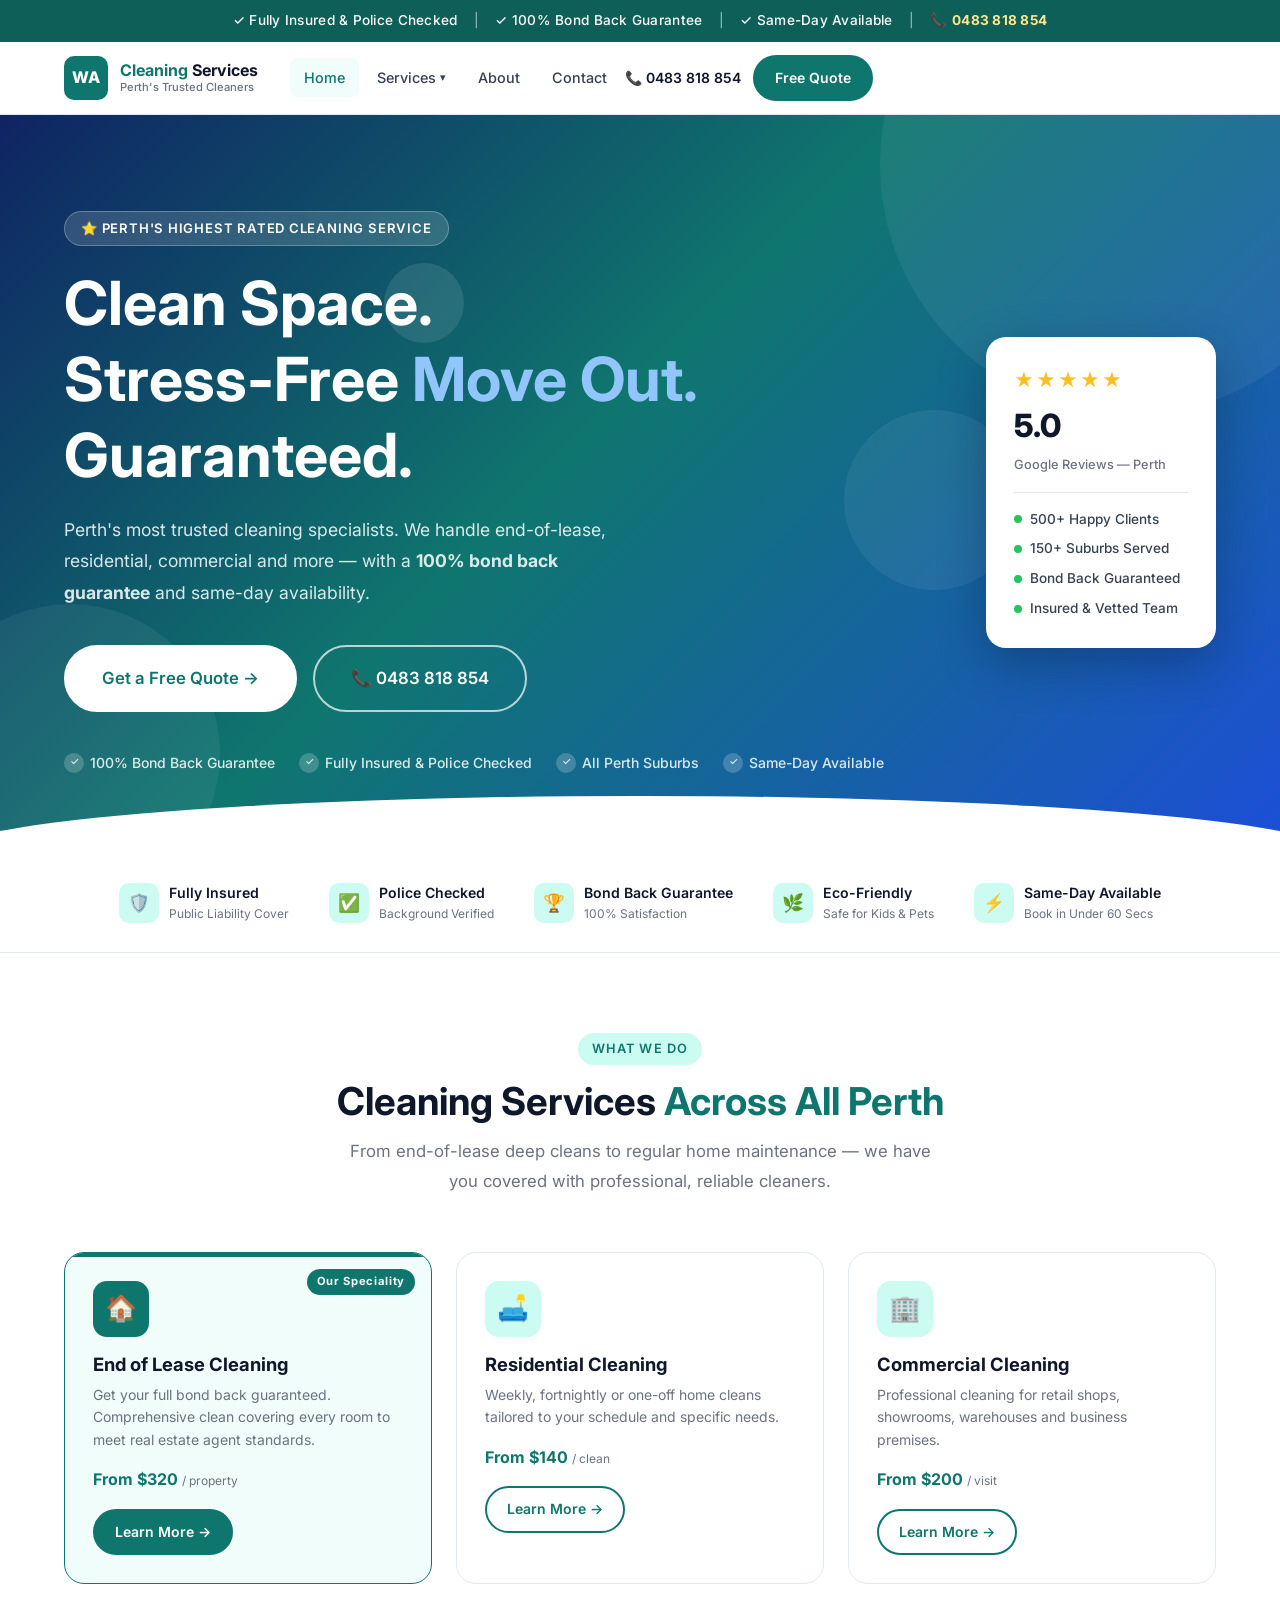
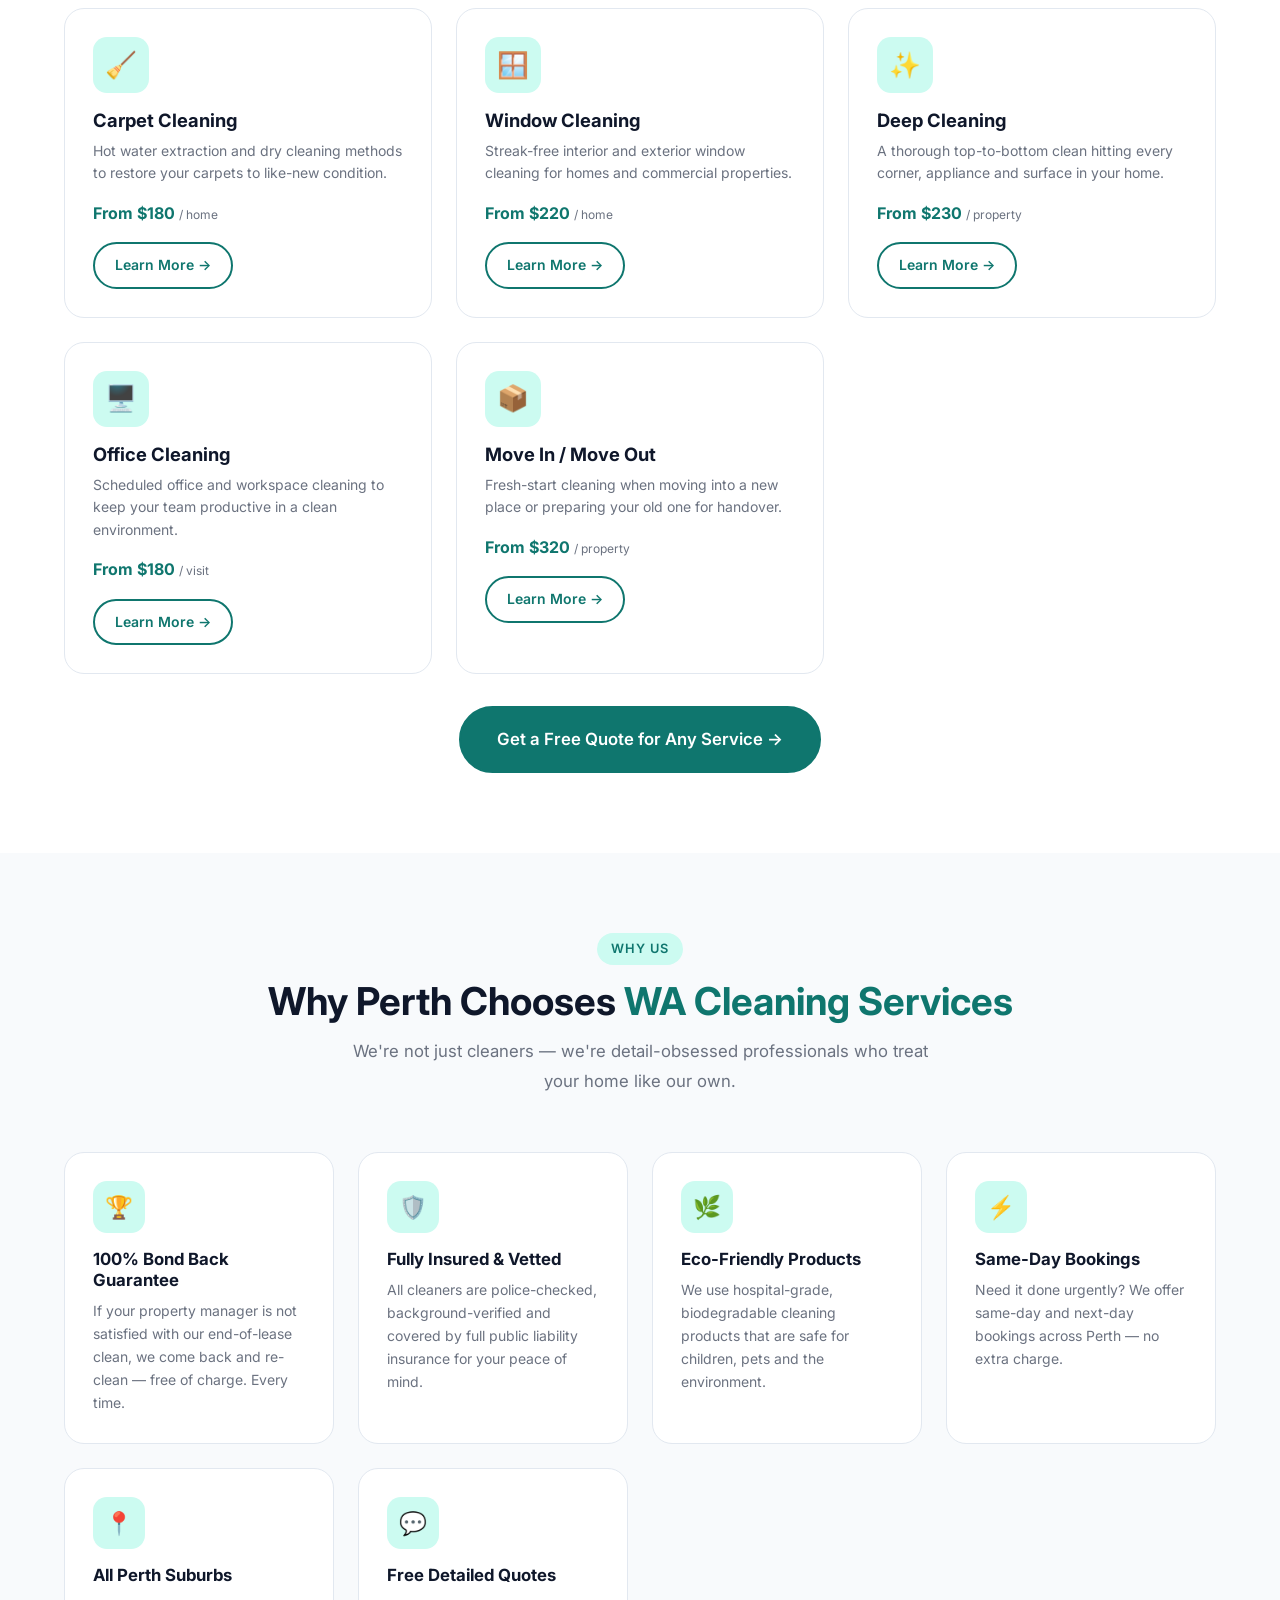
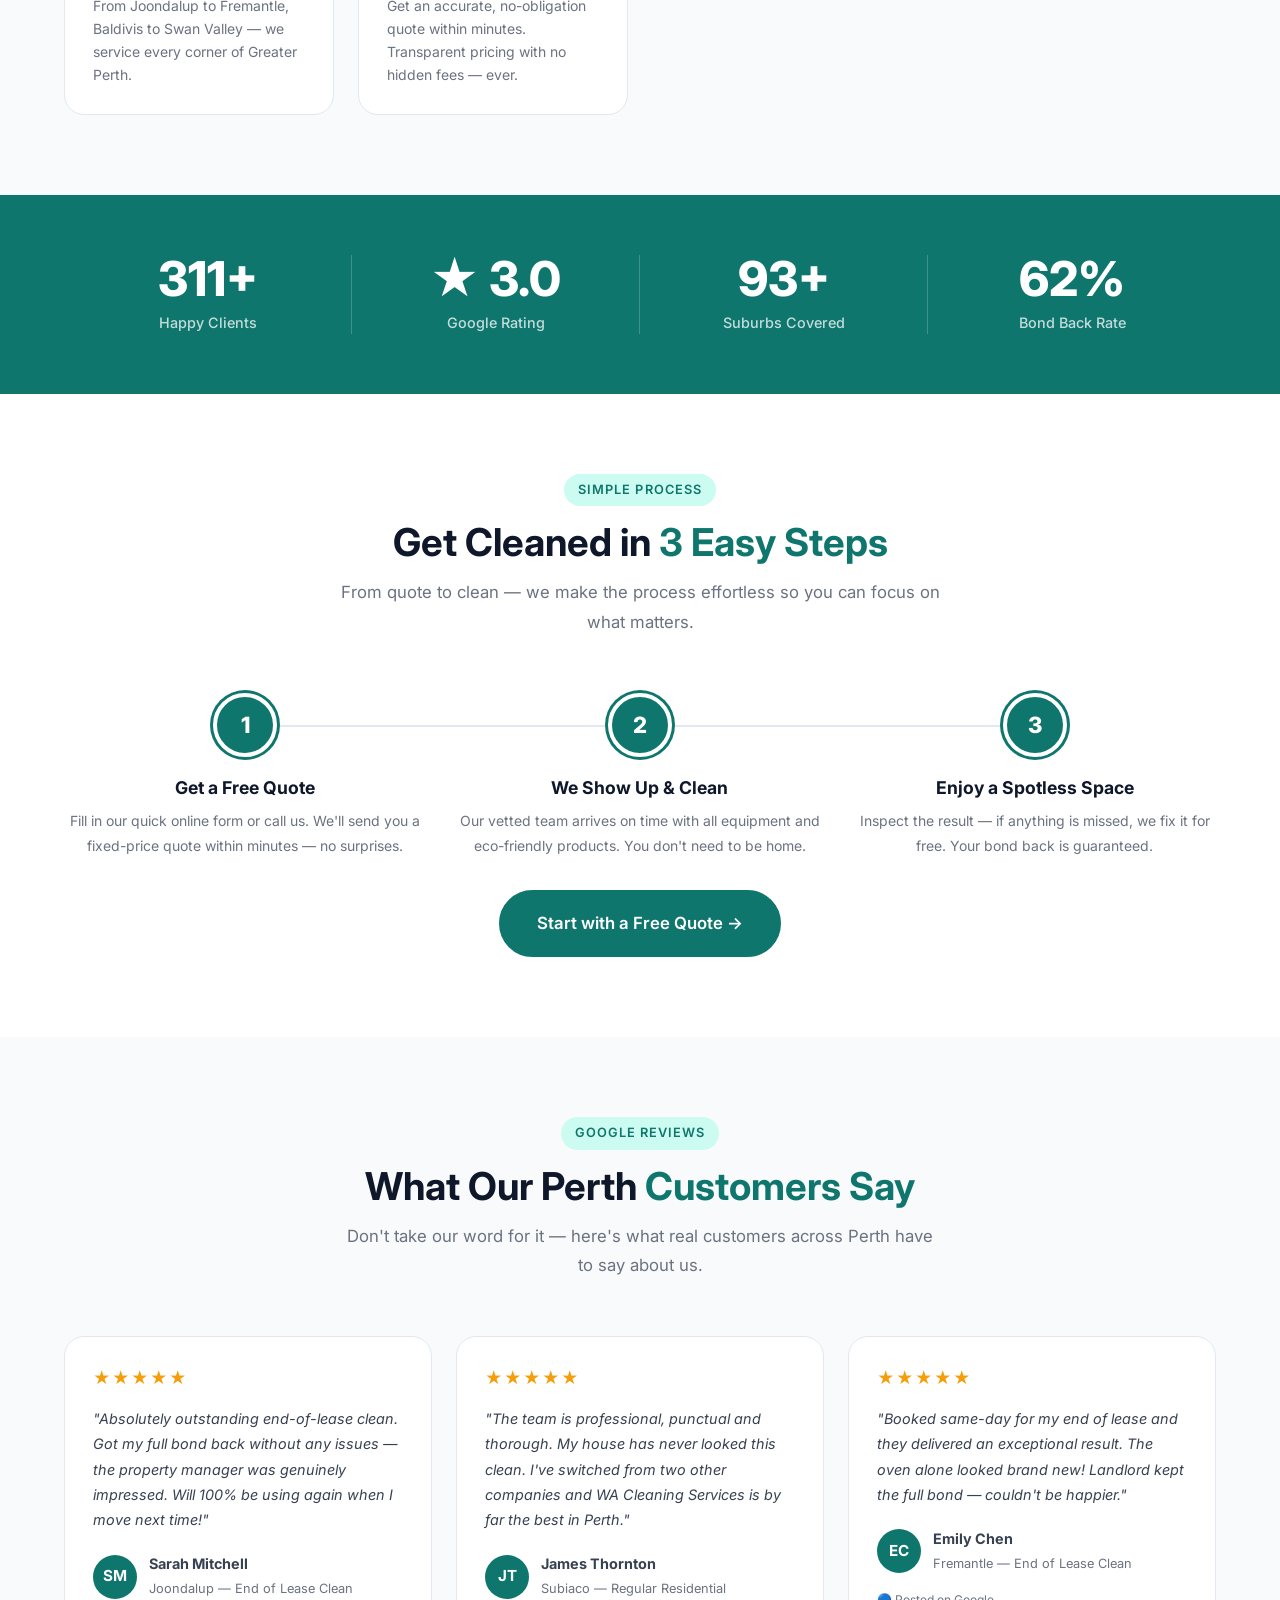
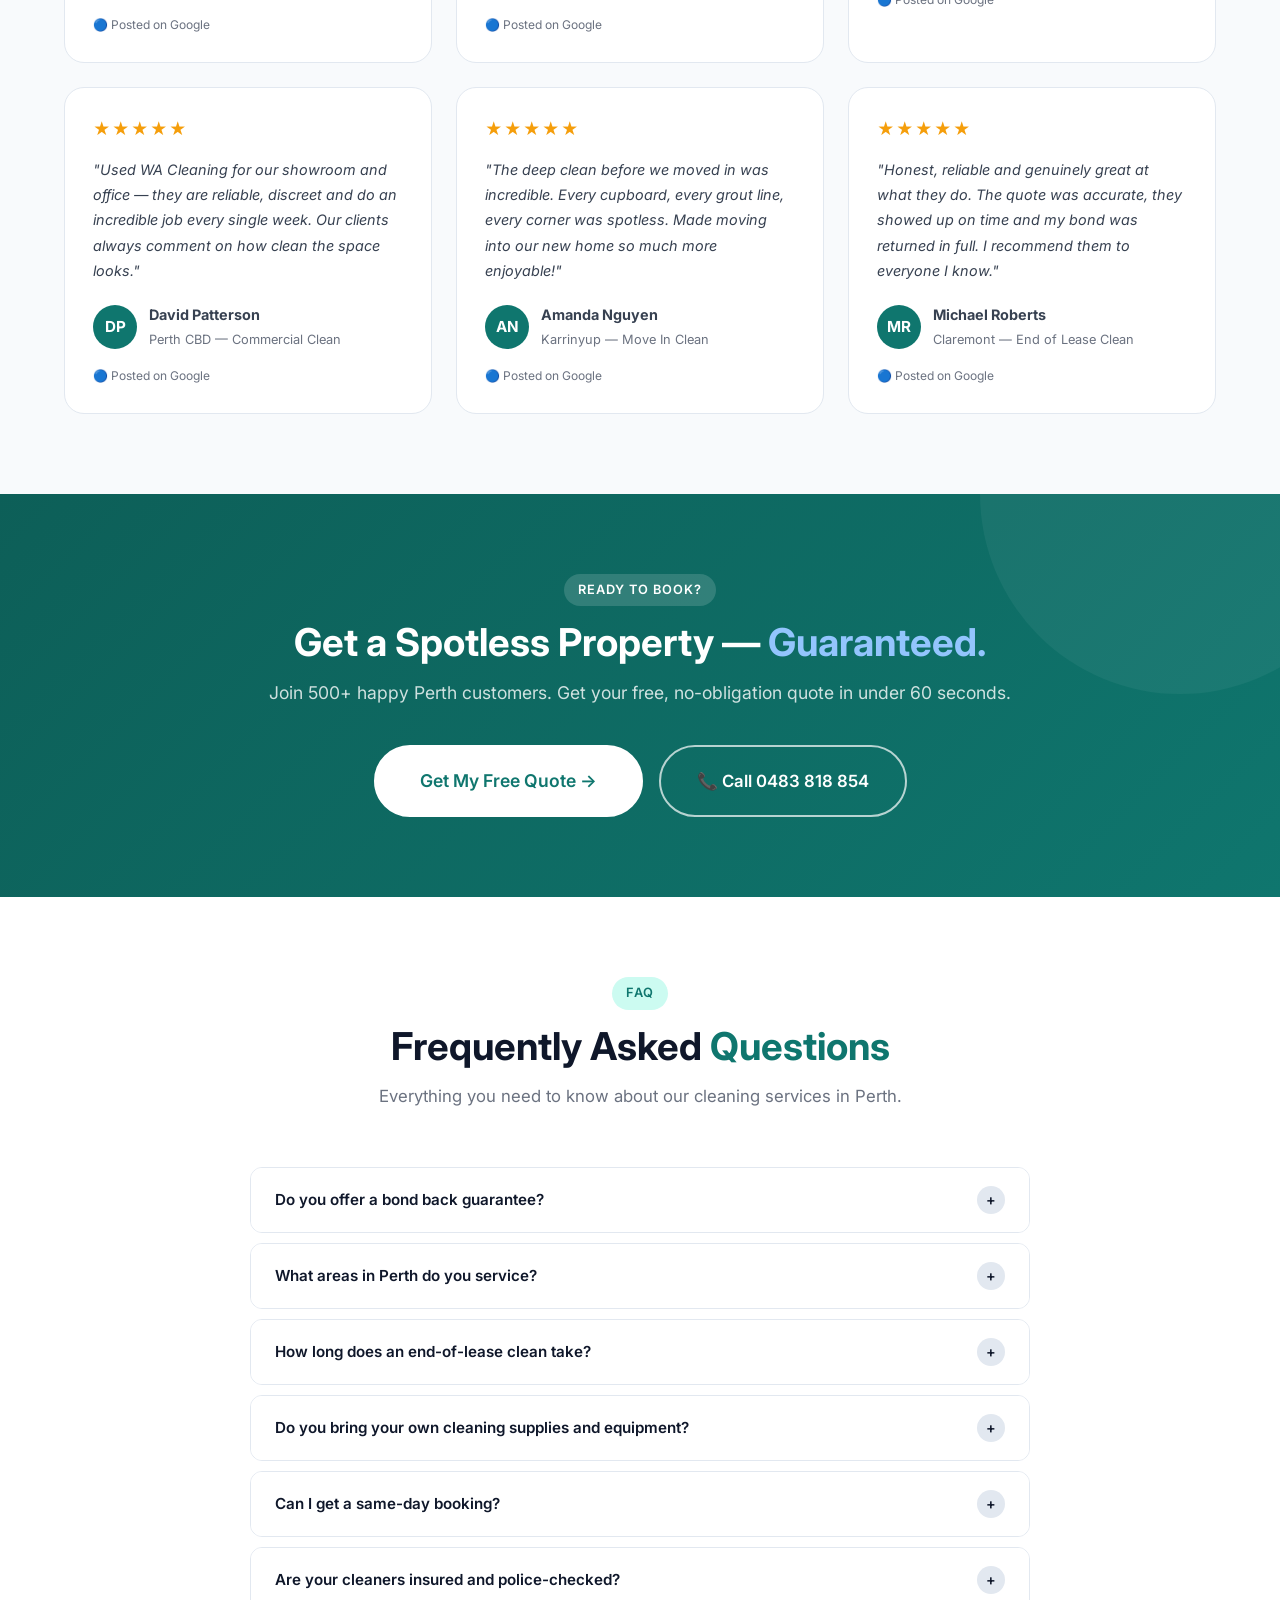
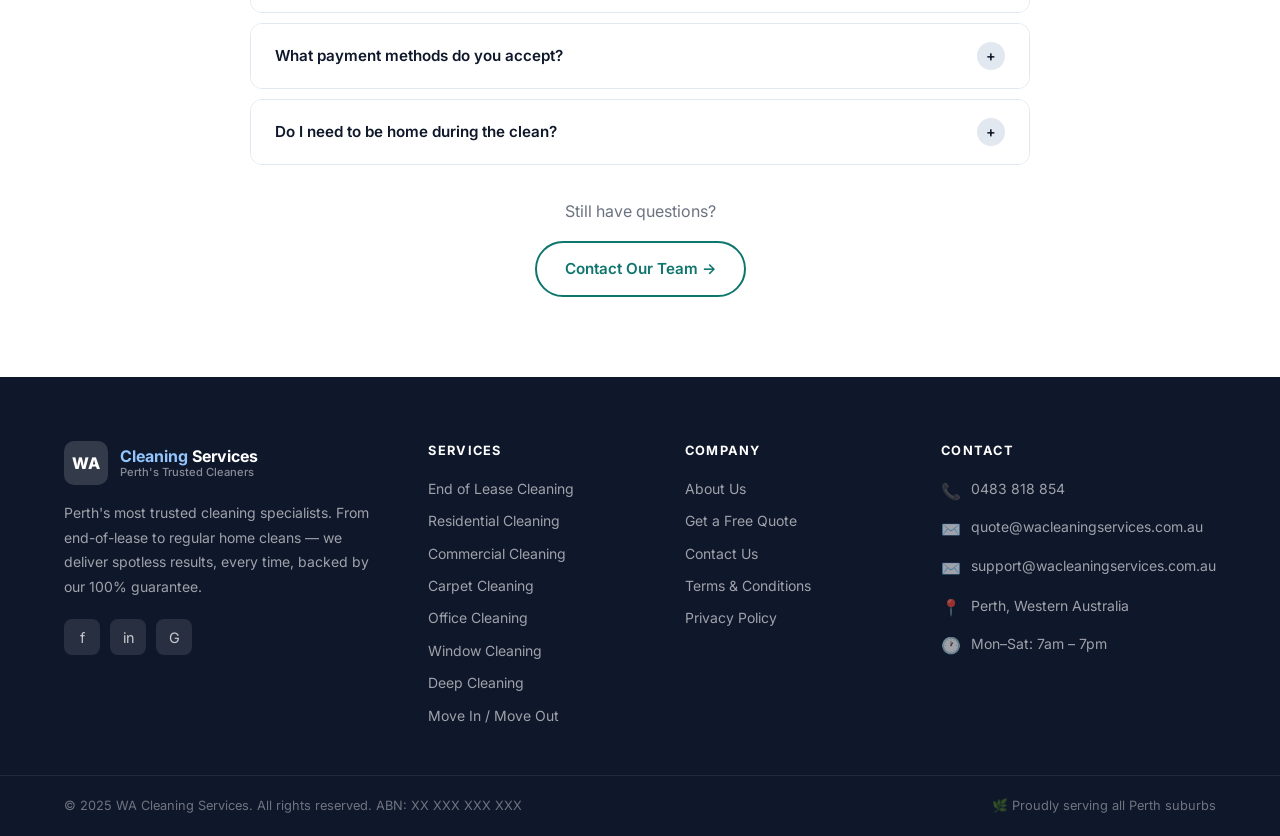
<file: index.html>
<!DOCTYPE html>
<html lang="en">
<head>
  <meta charset="UTF-8" />
  <meta name="viewport" content="width=device-width, initial-scale=1.0" />
  <title>WA Cleaning Services | Perth's Trusted Cleaning Specialists</title>
  <meta name="description" content="Perth's most trusted cleaning service. Specialists in end-of-lease, residential, commercial and carpet cleaning. 100% bond back guarantee. Call 0483 818 854." />
  <meta name="keywords" content="cleaning services Perth, end of lease cleaning Perth, bond back guarantee, residential cleaning, commercial cleaning" />
  <meta property="og:title" content="WA Cleaning Services | Perth's Trusted Cleaning Specialists" />
  <meta property="og:description" content="Professional cleaning across all Perth suburbs. End-of-lease specialists with 100% bond back guarantee." />
  <meta property="og:type" content="website" />
  <link rel="preconnect" href="https://fonts.googleapis.com" />
  <link rel="preconnect" href="https://fonts.gstatic.com" crossorigin />
  <link href="https://fonts.googleapis.com/css2?family=Inter:wght@400;500;600;700;800&display=swap" rel="stylesheet" />
  <link rel="stylesheet" href="css/style.css" />
  <link rel="icon" href="data:image/svg+xml,<svg xmlns='http://www.w3.org/2000/svg' viewBox='0 0 100 100'><rect width='100' height='100' rx='20' fill='%231e40af'/><text y='72' x='50' text-anchor='middle' font-size='52' font-weight='900' font-family='Inter,sans-serif' fill='white'>WA</text></svg>" />
</head>
<body>

  <!-- Announcement Bar -->
  <div class="announce-bar">
    ✓ Fully Insured &amp; Police Checked <span>|</span>
    ✓ 100% Bond Back Guarantee <span>|</span>
    ✓ Same-Day Available <span>|</span>
    📞 <a href="tel:0483818854">0483 818 854</a>
  </div>

  <!-- Navbar -->
  <nav class="navbar">
    <div class="container navbar-inner">
      <a href="index.html" class="logo">
        <div class="logo-badge">WA</div>
        <div class="logo-text">
          <span class="logo-name"><span>Cleaning</span> Services</span>
          <span class="logo-tagline">Perth's Trusted Cleaners</span>
        </div>
      </a>

      <ul class="nav-links">
        <li><a href="index.html" class="nav-link active">Home</a></li>
        <li class="nav-item">
          <a href="services.html" class="nav-link">Services <span class="chevron">▾</span></a>
          <div class="dropdown">
            <a href="services.html#end-of-lease">End of Lease <span class="dropdown-badge">Our #1</span></a>
            <a href="services.html#residential">Residential Cleaning</a>
            <a href="services.html#commercial">Commercial Cleaning</a>
            <a href="services.html#carpet">Carpet Cleaning</a>
            <a href="services.html#office">Office Cleaning</a>
            <a href="services.html#windows">Window Cleaning</a>
            <a href="services.html#deep">Deep Cleaning</a>
            <a href="services.html#move">Move In / Move Out</a>
          </div>
        </li>
        <li><a href="about.html" class="nav-link">About</a></li>
        <li><a href="contact.html" class="nav-link">Contact</a></li>
        <div class="nav-right">
          <a href="tel:0483818854" class="nav-phone">📞 0483 818 854</a>
          <a href="quote.html" class="btn btn-primary btn-sm">Free Quote</a>
        </div>
      </ul>

      <button class="nav-toggle" aria-label="Open menu">
        <span></span><span></span><span></span>
      </button>
    </div>
  </nav>

  <!-- Hero -->
  <section class="hero">
    <div class="hero-shapes">
      <div class="hero-shape hero-shape-1"></div>
      <div class="hero-shape hero-shape-2"></div>
      <div class="hero-shape hero-shape-3"></div>
      <div class="hero-shape hero-shape-4"></div>
    </div>
    <div class="container hero-grid">
      <div class="hero-left">
        <div class="hero-tag">⭐ Perth's Highest Rated Cleaning Service</div>
        <h1 class="hero-title">
          Clean Space.<br>
          Stress-Free <em>Move Out.</em><br>
          Guaranteed.
        </h1>
        <p class="hero-desc">
          Perth's most trusted cleaning specialists. We handle end-of-lease, residential, commercial and more — with a <strong>100% bond back guarantee</strong> and same-day availability.
        </p>
        <div class="hero-ctas">
          <a href="quote.html" class="btn btn-white btn-lg">Get a Free Quote →</a>
          <a href="tel:0483818854" class="btn btn-outline-white btn-lg">📞 0483 818 854</a>
        </div>
        <div class="hero-trust">
          <div class="hero-trust-item"><span class="check">✓</span> 100% Bond Back Guarantee</div>
          <div class="hero-trust-item"><span class="check">✓</span> Fully Insured &amp; Police Checked</div>
          <div class="hero-trust-item"><span class="check">✓</span> All Perth Suburbs</div>
          <div class="hero-trust-item"><span class="check">✓</span> Same-Day Available</div>
        </div>
      </div>

      <div class="hero-card">
        <div class="hero-card-stars">★★★★★</div>
        <div class="hero-card-rating">5.0</div>
        <div class="hero-card-label">Google Reviews — Perth</div>
        <div class="hero-card-divider"></div>
        <div class="hero-card-item"><span class="hero-card-dot"></span> 500+ Happy Clients</div>
        <div class="hero-card-item"><span class="hero-card-dot"></span> 150+ Suburbs Served</div>
        <div class="hero-card-item"><span class="hero-card-dot"></span> Bond Back Guaranteed</div>
        <div class="hero-card-item"><span class="hero-card-dot"></span> Insured &amp; Vetted Team</div>
      </div>
    </div>
  </section>

  <!-- Trust Badges -->
  <div class="trust-bar">
    <div class="container">
      <div class="trust-badges">
        <div class="trust-badge">
          <div class="trust-badge-icon">🛡️</div>
          <div class="trust-badge-text">
            <span>Fully Insured</span>
            <span>Public Liability Cover</span>
          </div>
        </div>
        <div class="trust-badge">
          <div class="trust-badge-icon">✅</div>
          <div class="trust-badge-text">
            <span>Police Checked</span>
            <span>Background Verified</span>
          </div>
        </div>
        <div class="trust-badge">
          <div class="trust-badge-icon">🏆</div>
          <div class="trust-badge-text">
            <span>Bond Back Guarantee</span>
            <span>100% Satisfaction</span>
          </div>
        </div>
        <div class="trust-badge">
          <div class="trust-badge-icon">🌿</div>
          <div class="trust-badge-text">
            <span>Eco-Friendly</span>
            <span>Safe for Kids &amp; Pets</span>
          </div>
        </div>
        <div class="trust-badge">
          <div class="trust-badge-icon">⚡</div>
          <div class="trust-badge-text">
            <span>Same-Day Available</span>
            <span>Book in Under 60 Secs</span>
          </div>
        </div>
      </div>
    </div>
  </div>

  <!-- Services Overview -->
  <section class="section">
    <div class="container">
      <div class="section-header fade-in">
        <div class="section-tag">What We Do</div>
        <h2>Cleaning Services <span class="text-blue">Across All Perth</span></h2>
        <p>From end-of-lease deep cleans to regular home maintenance — we have you covered with professional, reliable cleaners.</p>
      </div>

      <div class="services-grid">

        <div class="service-card featured fade-in">
          <span class="service-featured-badge">Our Speciality</span>
          <div class="service-icon">🏠</div>
          <h3>End of Lease Cleaning</h3>
          <p>Get your full bond back guaranteed. Comprehensive clean covering every room to meet real estate agent standards.</p>
          <div class="service-price">From $320 <span>/ property</span></div>
          <a href="services.html#end-of-lease" class="btn btn-primary btn-sm">Learn More →</a>
        </div>

        <div class="service-card fade-in">
          <div class="service-icon">🛋️</div>
          <h3>Residential Cleaning</h3>
          <p>Weekly, fortnightly or one-off home cleans tailored to your schedule and specific needs.</p>
          <div class="service-price">From $140 <span>/ clean</span></div>
          <a href="services.html#residential" class="btn btn-outline btn-sm">Learn More →</a>
        </div>

        <div class="service-card fade-in">
          <div class="service-icon">🏢</div>
          <h3>Commercial Cleaning</h3>
          <p>Professional cleaning for retail shops, showrooms, warehouses and business premises.</p>
          <div class="service-price">From $200 <span>/ visit</span></div>
          <a href="services.html#commercial" class="btn btn-outline btn-sm">Learn More →</a>
        </div>

        <div class="service-card fade-in">
          <div class="service-icon">🧹</div>
          <h3>Carpet Cleaning</h3>
          <p>Hot water extraction and dry cleaning methods to restore your carpets to like-new condition.</p>
          <div class="service-price">From $180 <span>/ home</span></div>
          <a href="services.html#carpet" class="btn btn-outline btn-sm">Learn More →</a>
        </div>

        <div class="service-card fade-in">
          <div class="service-icon">🪟</div>
          <h3>Window Cleaning</h3>
          <p>Streak-free interior and exterior window cleaning for homes and commercial properties.</p>
          <div class="service-price">From $220 <span>/ home</span></div>
          <a href="services.html#windows" class="btn btn-outline btn-sm">Learn More →</a>
        </div>

        <div class="service-card fade-in">
          <div class="service-icon">✨</div>
          <h3>Deep Cleaning</h3>
          <p>A thorough top-to-bottom clean hitting every corner, appliance and surface in your home.</p>
          <div class="service-price">From $230 <span>/ property</span></div>
          <a href="services.html#deep" class="btn btn-outline btn-sm">Learn More →</a>
        </div>

        <div class="service-card fade-in">
          <div class="service-icon">🖥️</div>
          <h3>Office Cleaning</h3>
          <p>Scheduled office and workspace cleaning to keep your team productive in a clean environment.</p>
          <div class="service-price">From $180 <span>/ visit</span></div>
          <a href="services.html#office" class="btn btn-outline btn-sm">Learn More →</a>
        </div>

        <div class="service-card fade-in">
          <div class="service-icon">📦</div>
          <h3>Move In / Move Out</h3>
          <p>Fresh-start cleaning when moving into a new place or preparing your old one for handover.</p>
          <div class="service-price">From $320 <span>/ property</span></div>
          <a href="services.html#move" class="btn btn-outline btn-sm">Learn More →</a>
        </div>

      </div>

      <div class="text-center mt-32">
        <a href="quote.html" class="btn btn-primary btn-lg">Get a Free Quote for Any Service →</a>
      </div>
    </div>
  </section>

  <!-- Why Choose Us -->
  <section class="section section-alt">
    <div class="container">
      <div class="section-header fade-in">
        <div class="section-tag">Why Us</div>
        <h2>Why Perth Chooses <span class="text-blue">WA Cleaning Services</span></h2>
        <p>We're not just cleaners — we're detail-obsessed professionals who treat your home like our own.</p>
      </div>

      <div class="why-grid">
        <div class="why-card fade-in">
          <div class="why-icon">🏆</div>
          <h3>100% Bond Back Guarantee</h3>
          <p>If your property manager is not satisfied with our end-of-lease clean, we come back and re-clean — free of charge. Every time.</p>
        </div>
        <div class="why-card fade-in">
          <div class="why-icon">🛡️</div>
          <h3>Fully Insured &amp; Vetted</h3>
          <p>All cleaners are police-checked, background-verified and covered by full public liability insurance for your peace of mind.</p>
        </div>
        <div class="why-card fade-in">
          <div class="why-icon">🌿</div>
          <h3>Eco-Friendly Products</h3>
          <p>We use hospital-grade, biodegradable cleaning products that are safe for children, pets and the environment.</p>
        </div>
        <div class="why-card fade-in">
          <div class="why-icon">⚡</div>
          <h3>Same-Day Bookings</h3>
          <p>Need it done urgently? We offer same-day and next-day bookings across Perth — no extra charge.</p>
        </div>
        <div class="why-card fade-in">
          <div class="why-icon">📍</div>
          <h3>All Perth Suburbs</h3>
          <p>From Joondalup to Fremantle, Baldivis to Swan Valley — we service every corner of Greater Perth.</p>
        </div>
        <div class="why-card fade-in">
          <div class="why-icon">💬</div>
          <h3>Free Detailed Quotes</h3>
          <p>Get an accurate, no-obligation quote within minutes. Transparent pricing with no hidden fees — ever.</p>
        </div>
      </div>
    </div>
  </section>

  <!-- Stats Bar -->
  <section class="stats-bar">
    <div class="container">
      <div class="stats-grid">
        <div class="stat-item fade-in">
          <div class="stat-number" data-count="500" data-suffix="+">0+</div>
          <div class="stat-label">Happy Clients</div>
        </div>
        <div class="stat-item fade-in">
          <div class="stat-number" data-count="5" data-prefix="★ " data-suffix=".0">★ 0</div>
          <div class="stat-label">Google Rating</div>
        </div>
        <div class="stat-item fade-in">
          <div class="stat-number" data-count="150" data-suffix="+">0+</div>
          <div class="stat-label">Suburbs Covered</div>
        </div>
        <div class="stat-item fade-in">
          <div class="stat-number" data-count="100" data-suffix="%">0%</div>
          <div class="stat-label">Bond Back Rate</div>
        </div>
      </div>
    </div>
  </section>

  <!-- How It Works -->
  <section class="section">
    <div class="container">
      <div class="section-header fade-in">
        <div class="section-tag">Simple Process</div>
        <h2>Get Cleaned in <span class="text-blue">3 Easy Steps</span></h2>
        <p>From quote to clean — we make the process effortless so you can focus on what matters.</p>
      </div>

      <div class="steps-grid">
        <div class="step fade-in">
          <div class="step-number">1</div>
          <h3>Get a Free Quote</h3>
          <p>Fill in our quick online form or call us. We'll send you a fixed-price quote within minutes — no surprises.</p>
        </div>
        <div class="step fade-in">
          <div class="step-number">2</div>
          <h3>We Show Up &amp; Clean</h3>
          <p>Our vetted team arrives on time with all equipment and eco-friendly products. You don't need to be home.</p>
        </div>
        <div class="step fade-in">
          <div class="step-number">3</div>
          <h3>Enjoy a Spotless Space</h3>
          <p>Inspect the result — if anything is missed, we fix it for free. Your bond back is guaranteed.</p>
        </div>
      </div>

      <div class="text-center mt-32">
        <a href="quote.html" class="btn btn-primary btn-lg">Start with a Free Quote →</a>
      </div>
    </div>
  </section>

  <!-- Reviews -->
  <section class="section section-alt">
    <div class="container">
      <div class="section-header fade-in">
        <div class="section-tag">Google Reviews</div>
        <h2>What Our Perth <span class="text-blue">Customers Say</span></h2>
        <p>Don't take our word for it — here's what real customers across Perth have to say about us.</p>
      </div>

      <div class="reviews-grid">

        <div class="review-card fade-in">
          <div class="review-stars">★★★★★</div>
          <p class="review-text">"Absolutely outstanding end-of-lease clean. Got my full bond back without any issues — the property manager was genuinely impressed. Will 100% be using again when I move next time!"</p>
          <div class="review-author">
            <div class="review-avatar">SM</div>
            <div class="review-author-info">
              <strong>Sarah Mitchell</strong>
              <span>Joondalup — End of Lease Clean</span>
            </div>
          </div>
          <div class="review-google">🔵 Posted on Google</div>
        </div>

        <div class="review-card fade-in">
          <div class="review-stars">★★★★★</div>
          <p class="review-text">"The team is professional, punctual and thorough. My house has never looked this clean. I've switched from two other companies and WA Cleaning Services is by far the best in Perth."</p>
          <div class="review-author">
            <div class="review-avatar">JT</div>
            <div class="review-author-info">
              <strong>James Thornton</strong>
              <span>Subiaco — Regular Residential</span>
            </div>
          </div>
          <div class="review-google">🔵 Posted on Google</div>
        </div>

        <div class="review-card fade-in">
          <div class="review-stars">★★★★★</div>
          <p class="review-text">"Booked same-day for my end of lease and they delivered an exceptional result. The oven alone looked brand new! Landlord kept the full bond — couldn't be happier."</p>
          <div class="review-author">
            <div class="review-avatar">EC</div>
            <div class="review-author-info">
              <strong>Emily Chen</strong>
              <span>Fremantle — End of Lease Clean</span>
            </div>
          </div>
          <div class="review-google">🔵 Posted on Google</div>
        </div>

        <div class="review-card fade-in">
          <div class="review-stars">★★★★★</div>
          <p class="review-text">"Used WA Cleaning for our showroom and office — they are reliable, discreet and do an incredible job every single week. Our clients always comment on how clean the space looks."</p>
          <div class="review-author">
            <div class="review-avatar">DP</div>
            <div class="review-author-info">
              <strong>David Patterson</strong>
              <span>Perth CBD — Commercial Clean</span>
            </div>
          </div>
          <div class="review-google">🔵 Posted on Google</div>
        </div>

        <div class="review-card fade-in">
          <div class="review-stars">★★★★★</div>
          <p class="review-text">"The deep clean before we moved in was incredible. Every cupboard, every grout line, every corner was spotless. Made moving into our new home so much more enjoyable!"</p>
          <div class="review-author">
            <div class="review-avatar">AN</div>
            <div class="review-author-info">
              <strong>Amanda Nguyen</strong>
              <span>Karrinyup — Move In Clean</span>
            </div>
          </div>
          <div class="review-google">🔵 Posted on Google</div>
        </div>

        <div class="review-card fade-in">
          <div class="review-stars">★★★★★</div>
          <p class="review-text">"Honest, reliable and genuinely great at what they do. The quote was accurate, they showed up on time and my bond was returned in full. I recommend them to everyone I know."</p>
          <div class="review-author">
            <div class="review-avatar">MR</div>
            <div class="review-author-info">
              <strong>Michael Roberts</strong>
              <span>Claremont — End of Lease Clean</span>
            </div>
          </div>
          <div class="review-google">🔵 Posted on Google</div>
        </div>

      </div>
    </div>
  </section>

  <!-- CTA Banner -->
  <section class="cta-banner">
    <div class="container">
      <div class="section-tag" style="background:rgba(255,255,255,.15);color:#fff;">Ready to Book?</div>
      <h2>Get a Spotless Property — <em style="color:#93c5fd;font-style:normal;">Guaranteed.</em></h2>
      <p>Join 500+ happy Perth customers. Get your free, no-obligation quote in under 60 seconds.</p>
      <div class="cta-btns">
        <a href="quote.html" class="btn btn-white btn-xl">Get My Free Quote →</a>
        <a href="tel:0483818854" class="btn btn-outline-white btn-lg">📞 Call 0483 818 854</a>
      </div>
    </div>
  </section>

  <!-- FAQ -->
  <section class="section">
    <div class="container">
      <div class="section-header fade-in">
        <div class="section-tag">FAQ</div>
        <h2>Frequently Asked <span class="text-blue">Questions</span></h2>
        <p>Everything you need to know about our cleaning services in Perth.</p>
      </div>

      <div class="faq-list">

        <div class="accordion-item fade-in">
          <div class="accordion-header">
            Do you offer a bond back guarantee?
            <span class="accordion-icon">+</span>
          </div>
          <div class="accordion-body">
            <p>Yes — we offer a 100% bond back guarantee on all end-of-lease cleans. If your property manager or landlord is not satisfied with the result, we return and re-clean the property at absolutely no extra cost to you. We stand behind our work completely.</p>
          </div>
        </div>

        <div class="accordion-item fade-in">
          <div class="accordion-header">
            What areas in Perth do you service?
            <span class="accordion-icon">+</span>
          </div>
          <div class="accordion-body">
            <p>We service all suburbs across Greater Perth — from Joondalup and Wanneroo in the north, to Rockingham and Baldivis in the south, Midland and Swan Valley in the east, and Fremantle in the west. Not sure if we cover your suburb? Call us on 0483 818 854 and we'll confirm instantly.</p>
          </div>
        </div>

        <div class="accordion-item fade-in">
          <div class="accordion-header">
            How long does an end-of-lease clean take?
            <span class="accordion-icon">+</span>
          </div>
          <div class="accordion-body">
            <p>It depends on the size and condition of the property. A standard 3-bedroom, 2-bathroom home typically takes 4–8 hours. Larger properties or those requiring extra attention may take longer. We'll give you an accurate time estimate when you get your quote.</p>
          </div>
        </div>

        <div class="accordion-item fade-in">
          <div class="accordion-header">
            Do you bring your own cleaning supplies and equipment?
            <span class="accordion-icon">+</span>
          </div>
          <div class="accordion-body">
            <p>Absolutely. Our team arrives fully equipped with all professional-grade, eco-friendly cleaning products, vacuums, steam cleaners and specialised tools. You don't need to provide anything — just let us in and we'll handle the rest.</p>
          </div>
        </div>

        <div class="accordion-item fade-in">
          <div class="accordion-header">
            Can I get a same-day booking?
            <span class="accordion-icon">+</span>
          </div>
          <div class="accordion-body">
            <p>Yes! We offer same-day and next-day bookings across Perth at no extra charge, subject to availability. Call us on 0483 818 854 for urgent bookings, or submit our online quote form and select your preferred date — we'll do our best to accommodate you.</p>
          </div>
        </div>

        <div class="accordion-item fade-in">
          <div class="accordion-header">
            Are your cleaners insured and police-checked?
            <span class="accordion-icon">+</span>
          </div>
          <div class="accordion-body">
            <p>Yes. Every cleaner on our team is police-checked, background-verified and covered under our full public liability insurance policy. Your property and belongings are safe in our hands, and you're covered in the unlikely event of any incident.</p>
          </div>
        </div>

        <div class="accordion-item fade-in">
          <div class="accordion-header">
            What payment methods do you accept?
            <span class="accordion-icon">+</span>
          </div>
          <div class="accordion-body">
            <p>We accept all major payment methods including credit/debit cards (Visa, Mastercard), bank transfer and cash. Payment is generally due on the day of the clean. We'll confirm the preferred payment method when confirming your booking.</p>
          </div>
        </div>

        <div class="accordion-item fade-in">
          <div class="accordion-header">
            Do I need to be home during the clean?
            <span class="accordion-icon">+</span>
          </div>
          <div class="accordion-body">
            <p>No — you don't need to be present. Many clients simply leave a key or provide access instructions. Our fully vetted and insured team will lock up securely when finished. You'll receive a completion notification once the job is done.</p>
          </div>
        </div>

      </div>

      <div class="text-center mt-32">
        <p style="color:var(--text-light); margin-bottom:16px;">Still have questions?</p>
        <a href="contact.html" class="btn btn-outline">Contact Our Team →</a>
      </div>
    </div>
  </section>

  <!-- Footer -->
  <footer class="footer">
    <div class="container">
      <div class="footer-grid">

        <div>
          <div class="footer-logo">
            <a href="index.html" class="logo">
              <div class="logo-badge">WA</div>
              <div class="logo-text">
                <span class="logo-name" style="color:#fff"><span style="color:#93c5fd">Cleaning</span> Services</span>
                <span class="logo-tagline">Perth's Trusted Cleaners</span>
              </div>
            </a>
          </div>
          <p class="footer-desc">Perth's most trusted cleaning specialists. From end-of-lease to regular home cleans — we deliver spotless results, every time, backed by our 100% guarantee.</p>
          <div class="footer-social">
            <a href="#" class="social-btn" aria-label="Facebook">f</a>
            <a href="#" class="social-btn" aria-label="Instagram">in</a>
            <a href="#" class="social-btn" aria-label="Google">G</a>
          </div>
        </div>

        <div>
          <div class="footer-heading">Services</div>
          <div class="footer-links">
            <a href="services.html#end-of-lease">End of Lease Cleaning</a>
            <a href="services.html#residential">Residential Cleaning</a>
            <a href="services.html#commercial">Commercial Cleaning</a>
            <a href="services.html#carpet">Carpet Cleaning</a>
            <a href="services.html#office">Office Cleaning</a>
            <a href="services.html#windows">Window Cleaning</a>
            <a href="services.html#deep">Deep Cleaning</a>
            <a href="services.html#move">Move In / Move Out</a>
          </div>
        </div>

        <div>
          <div class="footer-heading">Company</div>
          <div class="footer-links">
            <a href="about.html">About Us</a>
            <a href="quote.html">Get a Free Quote</a>
            <a href="contact.html">Contact Us</a>
            <a href="#">Terms &amp; Conditions</a>
            <a href="#">Privacy Policy</a>
          </div>
        </div>

        <div>
          <div class="footer-heading">Contact</div>
          <div class="footer-contact-item">
            <span class="footer-contact-icon">📞</span>
            <a href="tel:0483818854">0483 818 854</a>
          </div>
          <div class="footer-contact-item">
            <span class="footer-contact-icon">✉️</span>
            <a href="mailto:quote@wacleaningservices.com.au">quote@wacleaningservices.com.au</a>
          </div>
          <div class="footer-contact-item">
            <span class="footer-contact-icon">✉️</span>
            <a href="mailto:support@wacleaningservices.com.au">support@wacleaningservices.com.au</a>
          </div>
          <div class="footer-contact-item">
            <span class="footer-contact-icon">📍</span>
            <p>Perth, Western Australia</p>
          </div>
          <div class="footer-contact-item">
            <span class="footer-contact-icon">🕐</span>
            <p>Mon–Sat: 7am – 7pm</p>
          </div>
        </div>

      </div>
    </div>

    <div class="footer-bottom">
      <div class="container" style="display:flex;justify-content:space-between;align-items:center;flex-wrap:wrap;gap:12px;">
        <span>© 2025 WA Cleaning Services. All rights reserved. ABN: XX XXX XXX XXX</span>
        <span>🌿 Proudly serving all Perth suburbs</span>
      </div>
    </div>
  </footer>

  <script src="js/main.js"></script>
</body>
</html>
</file>
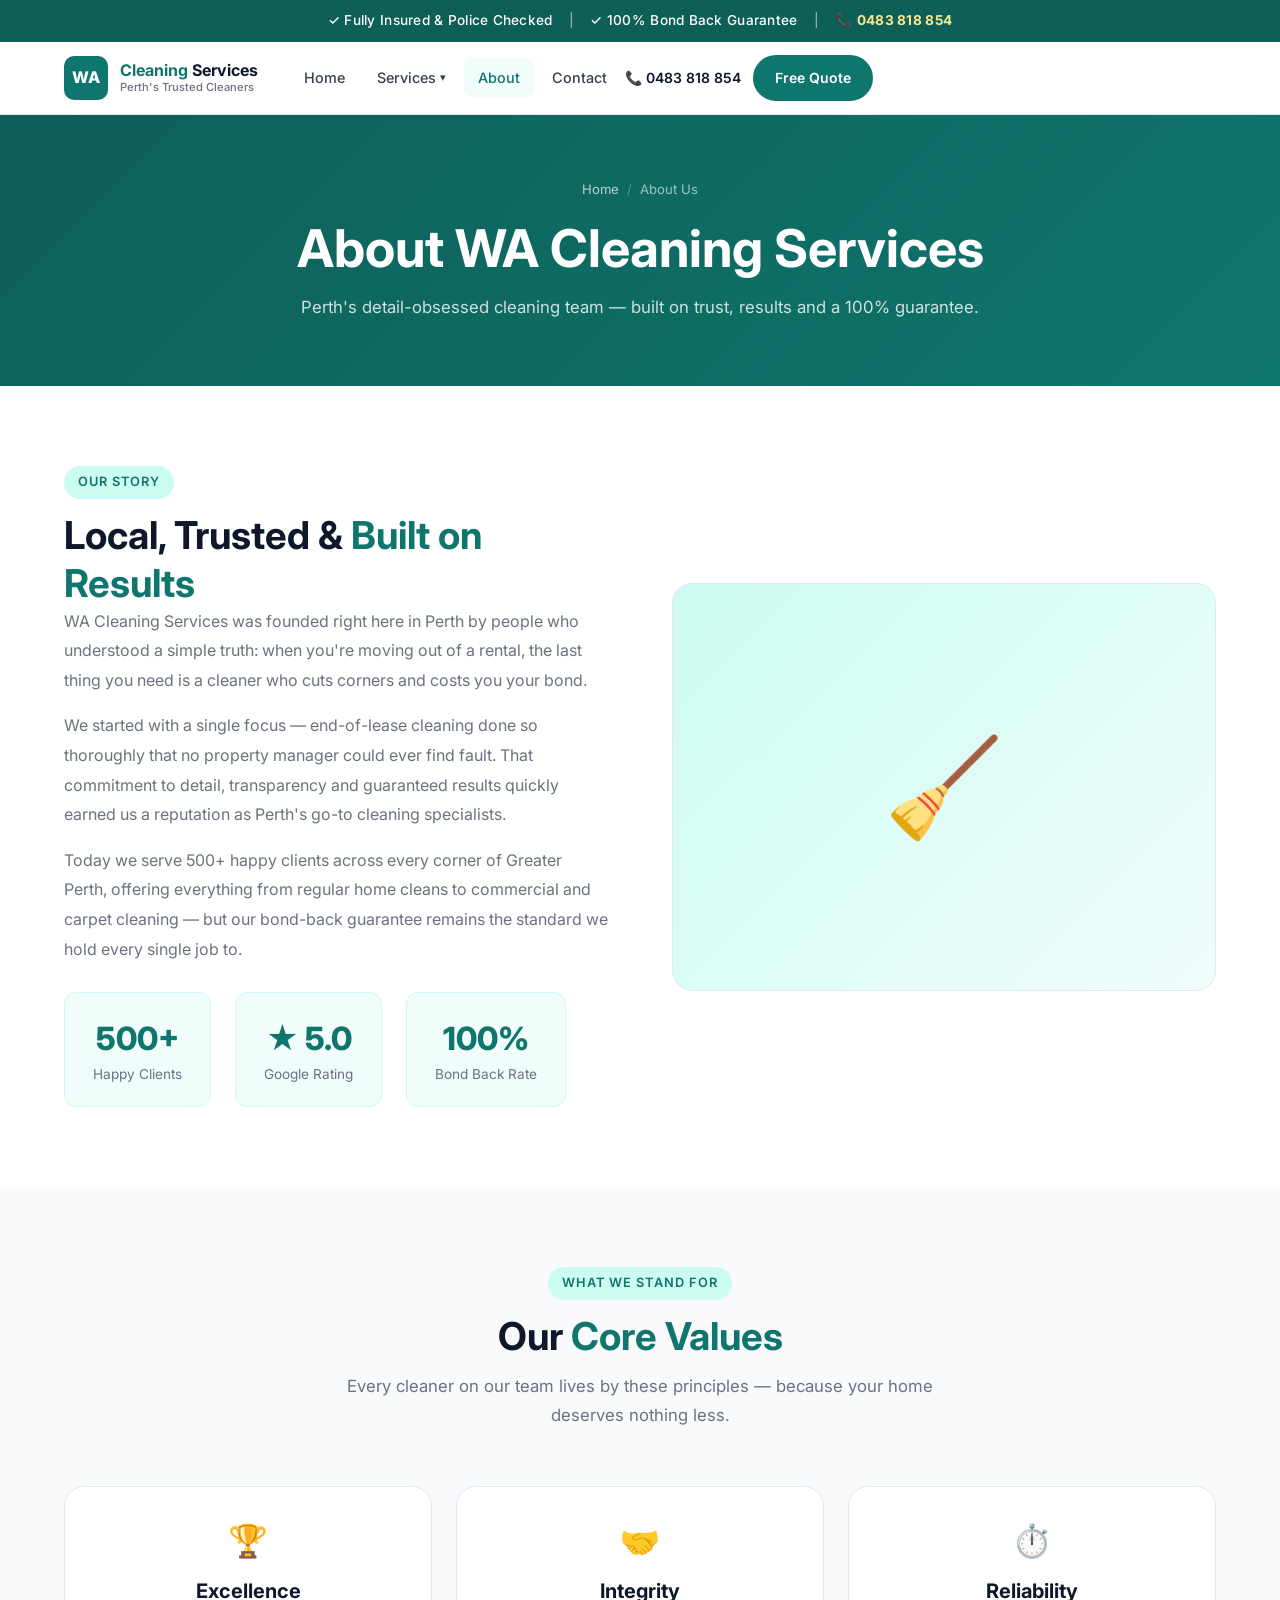
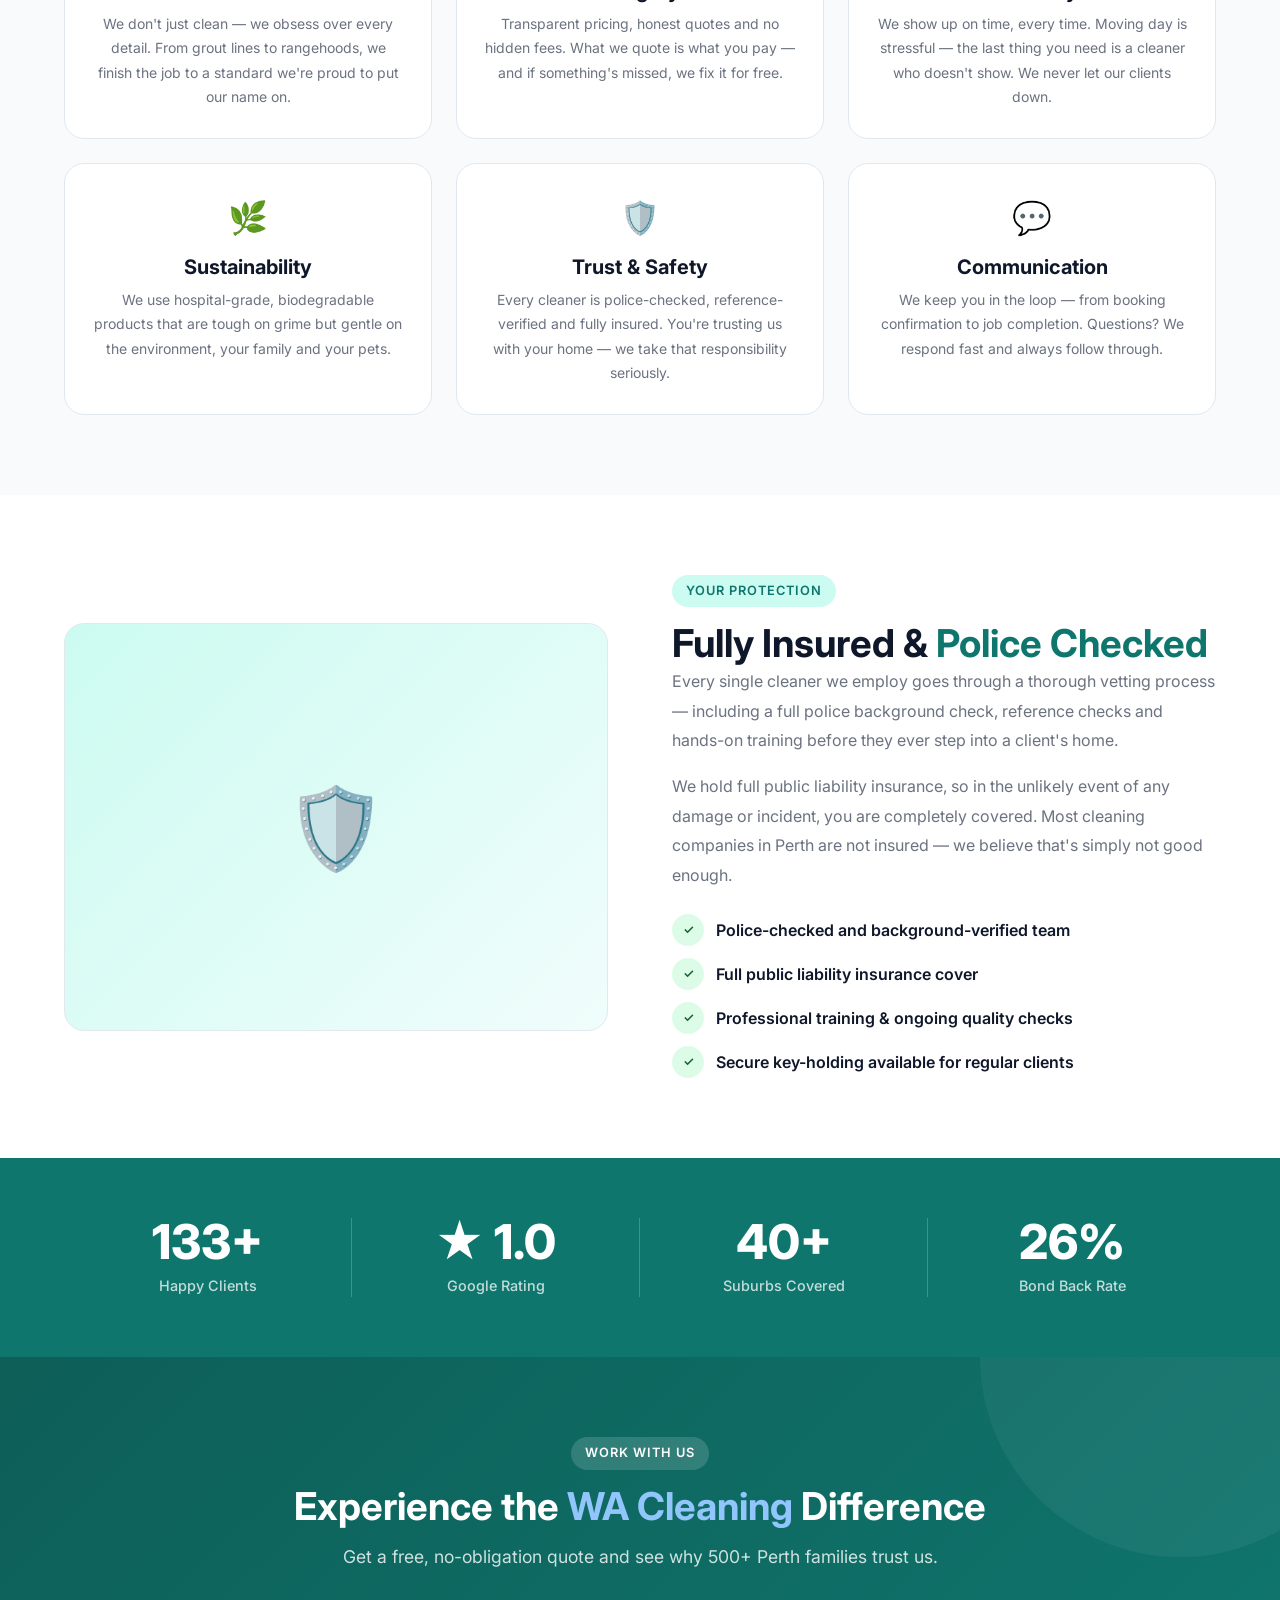
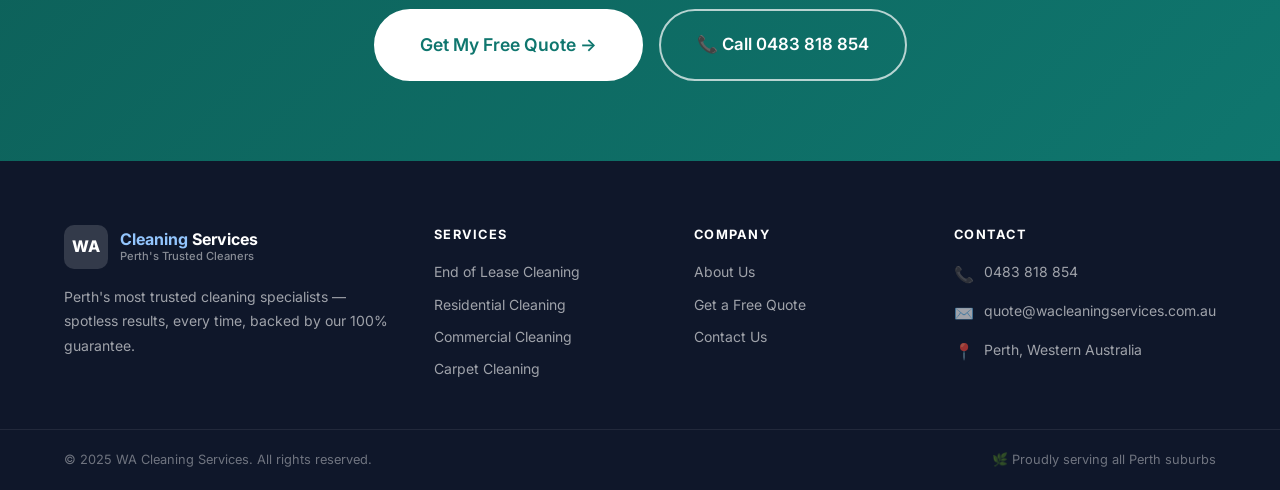
<file: about.html>
<!DOCTYPE html>
<html lang="en">
<head>
  <meta charset="UTF-8" />
  <meta name="viewport" content="width=device-width, initial-scale=1.0" />
  <title>About Us | WA Cleaning Services Perth</title>
  <meta name="description" content="Learn about WA Cleaning Services — Perth's trusted cleaning specialists. Fully insured, police-checked and dedicated to delivering spotless results every time." />
  <link rel="preconnect" href="https://fonts.googleapis.com" />
  <link rel="preconnect" href="https://fonts.gstatic.com" crossorigin />
  <link href="https://fonts.googleapis.com/css2?family=Inter:wght@400;500;600;700;800&display=swap" rel="stylesheet" />
  <link rel="stylesheet" href="css/style.css" />
  <link rel="icon" href="data:image/svg+xml,<svg xmlns='http://www.w3.org/2000/svg' viewBox='0 0 100 100'><rect width='100' height='100' rx='20' fill='%231e40af'/><text y='72' x='50' text-anchor='middle' font-size='52' font-weight='900' font-family='Inter,sans-serif' fill='white'>WA</text></svg>" />
</head>
<body>

  <div class="announce-bar">
    ✓ Fully Insured &amp; Police Checked <span>|</span>
    ✓ 100% Bond Back Guarantee <span>|</span>
    📞 <a href="tel:0483818854">0483 818 854</a>
  </div>

  <nav class="navbar">
    <div class="container navbar-inner">
      <a href="index.html" class="logo">
        <div class="logo-badge">WA</div>
        <div class="logo-text">
          <span class="logo-name"><span>Cleaning</span> Services</span>
          <span class="logo-tagline">Perth's Trusted Cleaners</span>
        </div>
      </a>
      <ul class="nav-links">
        <li><a href="index.html" class="nav-link">Home</a></li>
        <li class="nav-item">
          <a href="services.html" class="nav-link">Services <span class="chevron">▾</span></a>
          <div class="dropdown">
            <a href="services.html#end-of-lease">End of Lease <span class="dropdown-badge">Our #1</span></a>
            <a href="services.html#residential">Residential Cleaning</a>
            <a href="services.html#commercial">Commercial Cleaning</a>
            <a href="services.html#carpet">Carpet Cleaning</a>
            <a href="services.html#office">Office Cleaning</a>
            <a href="services.html#windows">Window Cleaning</a>
            <a href="services.html#deep">Deep Cleaning</a>
            <a href="services.html#move">Move In / Move Out</a>
          </div>
        </li>
        <li><a href="about.html" class="nav-link active">About</a></li>
        <li><a href="contact.html" class="nav-link">Contact</a></li>
        <div class="nav-right">
          <a href="tel:0483818854" class="nav-phone">📞 0483 818 854</a>
          <a href="quote.html" class="btn btn-primary btn-sm">Free Quote</a>
        </div>
      </ul>
      <button class="nav-toggle" aria-label="Open menu"><span></span><span></span><span></span></button>
    </div>
  </nav>

  <div class="page-hero">
    <div class="container">
      <div class="breadcrumb"><a href="index.html">Home</a> <span>/</span> About Us</div>
      <h1>About WA Cleaning Services</h1>
      <p>Perth's detail-obsessed cleaning team — built on trust, results and a 100% guarantee.</p>
    </div>
  </div>

  <!-- Our Story -->
  <section class="section">
    <div class="container">
      <div class="about-story">
        <div class="fade-in-left">
          <div class="section-tag">Our Story</div>
          <h2>Local, Trusted &amp; <span class="text-blue">Built on Results</span></h2>
          <p style="color:var(--text-light); line-height:1.85; margin-bottom:16px;">WA Cleaning Services was founded right here in Perth by people who understood a simple truth: when you're moving out of a rental, the last thing you need is a cleaner who cuts corners and costs you your bond.</p>
          <p style="color:var(--text-light); line-height:1.85; margin-bottom:16px;">We started with a single focus — end-of-lease cleaning done so thoroughly that no property manager could ever find fault. That commitment to detail, transparency and guaranteed results quickly earned us a reputation as Perth's go-to cleaning specialists.</p>
          <p style="color:var(--text-light); line-height:1.85; margin-bottom:28px;">Today we serve 500+ happy clients across every corner of Greater Perth, offering everything from regular home cleans to commercial and carpet cleaning — but our bond-back guarantee remains the standard we hold every single job to.</p>
          <div style="display:flex; gap:24px; flex-wrap:wrap;">
            <div style="text-align:center; padding:20px 28px; background:var(--accent-xlight); border-radius:var(--radius); border:1px solid var(--accent-light);">
              <div style="font-size:2rem; font-weight:800; color:var(--primary);">500+</div>
              <div style="font-size:.85rem; color:var(--text-light);">Happy Clients</div>
            </div>
            <div style="text-align:center; padding:20px 28px; background:var(--accent-xlight); border-radius:var(--radius); border:1px solid var(--accent-light);">
              <div style="font-size:2rem; font-weight:800; color:var(--primary);">★ 5.0</div>
              <div style="font-size:.85rem; color:var(--text-light);">Google Rating</div>
            </div>
            <div style="text-align:center; padding:20px 28px; background:var(--accent-xlight); border-radius:var(--radius); border:1px solid var(--accent-light);">
              <div style="font-size:2rem; font-weight:800; color:var(--primary);">100%</div>
              <div style="font-size:.85rem; color:var(--text-light);">Bond Back Rate</div>
            </div>
          </div>
        </div>
        <div class="about-img-placeholder fade-in-right" style="font-size:6rem;">🧹</div>
      </div>
    </div>
  </section>

  <!-- Our Values -->
  <section class="section section-alt">
    <div class="container">
      <div class="section-header fade-in">
        <div class="section-tag">What We Stand For</div>
        <h2>Our <span class="text-blue">Core Values</span></h2>
        <p>Every cleaner on our team lives by these principles — because your home deserves nothing less.</p>
      </div>
      <div class="values-grid">
        <div class="value-card fade-in">
          <div class="value-icon">🏆</div>
          <h3>Excellence</h3>
          <p>We don't just clean — we obsess over every detail. From grout lines to rangehoods, we finish the job to a standard we're proud to put our name on.</p>
        </div>
        <div class="value-card fade-in">
          <div class="value-icon">🤝</div>
          <h3>Integrity</h3>
          <p>Transparent pricing, honest quotes and no hidden fees. What we quote is what you pay — and if something's missed, we fix it for free.</p>
        </div>
        <div class="value-card fade-in">
          <div class="value-icon">⏱️</div>
          <h3>Reliability</h3>
          <p>We show up on time, every time. Moving day is stressful — the last thing you need is a cleaner who doesn't show. We never let our clients down.</p>
        </div>
        <div class="value-card fade-in">
          <div class="value-icon">🌿</div>
          <h3>Sustainability</h3>
          <p>We use hospital-grade, biodegradable products that are tough on grime but gentle on the environment, your family and your pets.</p>
        </div>
        <div class="value-card fade-in">
          <div class="value-icon">🛡️</div>
          <h3>Trust &amp; Safety</h3>
          <p>Every cleaner is police-checked, reference-verified and fully insured. You're trusting us with your home — we take that responsibility seriously.</p>
        </div>
        <div class="value-card fade-in">
          <div class="value-icon">💬</div>
          <h3>Communication</h3>
          <p>We keep you in the loop — from booking confirmation to job completion. Questions? We respond fast and always follow through.</p>
        </div>
      </div>
    </div>
  </section>

  <!-- Why Insured -->
  <section class="section">
    <div class="container">
      <div style="display:grid; grid-template-columns:1fr 1fr; gap:64px; align-items:center;">
        <div class="fade-in-left">
          <div class="about-img-placeholder" style="font-size:5rem;">🛡️</div>
        </div>
        <div class="fade-in-right">
          <div class="section-tag">Your Protection</div>
          <h2>Fully Insured &amp; <span class="text-blue">Police Checked</span></h2>
          <p style="color:var(--text-light); line-height:1.85; margin-bottom:16px;">Every single cleaner we employ goes through a thorough vetting process — including a full police background check, reference checks and hands-on training before they ever step into a client's home.</p>
          <p style="color:var(--text-light); line-height:1.85; margin-bottom:24px;">We hold full public liability insurance, so in the unlikely event of any damage or incident, you are completely covered. Most cleaning companies in Perth are not insured — we believe that's simply not good enough.</p>
          <div style="display:flex; flex-direction:column; gap:12px;">
            <div style="display:flex; align-items:center; gap:12px; font-weight:600; color:var(--text-dark);">
              <span style="width:32px; height:32px; background:#dcfce7; border-radius:50%; display:flex; align-items:center; justify-content:center; font-size:.8rem; color:#166534; flex-shrink:0;">✓</span>
              Police-checked and background-verified team
            </div>
            <div style="display:flex; align-items:center; gap:12px; font-weight:600; color:var(--text-dark);">
              <span style="width:32px; height:32px; background:#dcfce7; border-radius:50%; display:flex; align-items:center; justify-content:center; font-size:.8rem; color:#166534; flex-shrink:0;">✓</span>
              Full public liability insurance cover
            </div>
            <div style="display:flex; align-items:center; gap:12px; font-weight:600; color:var(--text-dark);">
              <span style="width:32px; height:32px; background:#dcfce7; border-radius:50%; display:flex; align-items:center; justify-content:center; font-size:.8rem; color:#166534; flex-shrink:0;">✓</span>
              Professional training &amp; ongoing quality checks
            </div>
            <div style="display:flex; align-items:center; gap:12px; font-weight:600; color:var(--text-dark);">
              <span style="width:32px; height:32px; background:#dcfce7; border-radius:50%; display:flex; align-items:center; justify-content:center; font-size:.8rem; color:#166534; flex-shrink:0;">✓</span>
              Secure key-holding available for regular clients
            </div>
          </div>
        </div>
      </div>
    </div>
  </section>

  <!-- Stats -->
  <section class="stats-bar">
    <div class="container">
      <div class="stats-grid">
        <div class="stat-item"><div class="stat-number" data-count="500" data-suffix="+">0+</div><div class="stat-label">Happy Clients</div></div>
        <div class="stat-item"><div class="stat-number" data-count="5" data-prefix="★ " data-suffix=".0">★ 0</div><div class="stat-label">Google Rating</div></div>
        <div class="stat-item"><div class="stat-number" data-count="150" data-suffix="+">0+</div><div class="stat-label">Suburbs Covered</div></div>
        <div class="stat-item"><div class="stat-number" data-count="100" data-suffix="%">0%</div><div class="stat-label">Bond Back Rate</div></div>
      </div>
    </div>
  </section>

  <!-- CTA -->
  <section class="cta-banner">
    <div class="container">
      <div class="section-tag" style="background:rgba(255,255,255,.15);color:#fff;">Work With Us</div>
      <h2>Experience the <em style="color:#93c5fd;font-style:normal;">WA Cleaning</em> Difference</h2>
      <p>Get a free, no-obligation quote and see why 500+ Perth families trust us.</p>
      <div class="cta-btns">
        <a href="quote.html" class="btn btn-white btn-xl">Get My Free Quote →</a>
        <a href="tel:0483818854" class="btn btn-outline-white btn-lg">📞 Call 0483 818 854</a>
      </div>
    </div>
  </section>

  <footer class="footer">
    <div class="container">
      <div class="footer-grid">
        <div>
          <div class="footer-logo">
            <a href="index.html" class="logo">
              <div class="logo-badge">WA</div>
              <div class="logo-text">
                <span class="logo-name" style="color:#fff"><span style="color:#93c5fd">Cleaning</span> Services</span>
                <span class="logo-tagline">Perth's Trusted Cleaners</span>
              </div>
            </a>
          </div>
          <p class="footer-desc">Perth's most trusted cleaning specialists — spotless results, every time, backed by our 100% guarantee.</p>
        </div>
        <div>
          <div class="footer-heading">Services</div>
          <div class="footer-links">
            <a href="services.html#end-of-lease">End of Lease Cleaning</a>
            <a href="services.html#residential">Residential Cleaning</a>
            <a href="services.html#commercial">Commercial Cleaning</a>
            <a href="services.html#carpet">Carpet Cleaning</a>
          </div>
        </div>
        <div>
          <div class="footer-heading">Company</div>
          <div class="footer-links">
            <a href="about.html">About Us</a>
            <a href="quote.html">Get a Free Quote</a>
            <a href="contact.html">Contact Us</a>
          </div>
        </div>
        <div>
          <div class="footer-heading">Contact</div>
          <div class="footer-contact-item"><span class="footer-contact-icon">📞</span><a href="tel:0483818854">0483 818 854</a></div>
          <div class="footer-contact-item"><span class="footer-contact-icon">✉️</span><a href="mailto:quote@wacleaningservices.com.au">quote@wacleaningservices.com.au</a></div>
          <div class="footer-contact-item"><span class="footer-contact-icon">📍</span><p>Perth, Western Australia</p></div>
        </div>
      </div>
    </div>
    <div class="footer-bottom">
      <div class="container" style="display:flex;justify-content:space-between;align-items:center;flex-wrap:wrap;gap:12px;">
        <span>© 2025 WA Cleaning Services. All rights reserved.</span>
        <span>🌿 Proudly serving all Perth suburbs</span>
      </div>
    </div>
  </footer>

  <script src="js/main.js"></script>
</body>
</html>
</file>
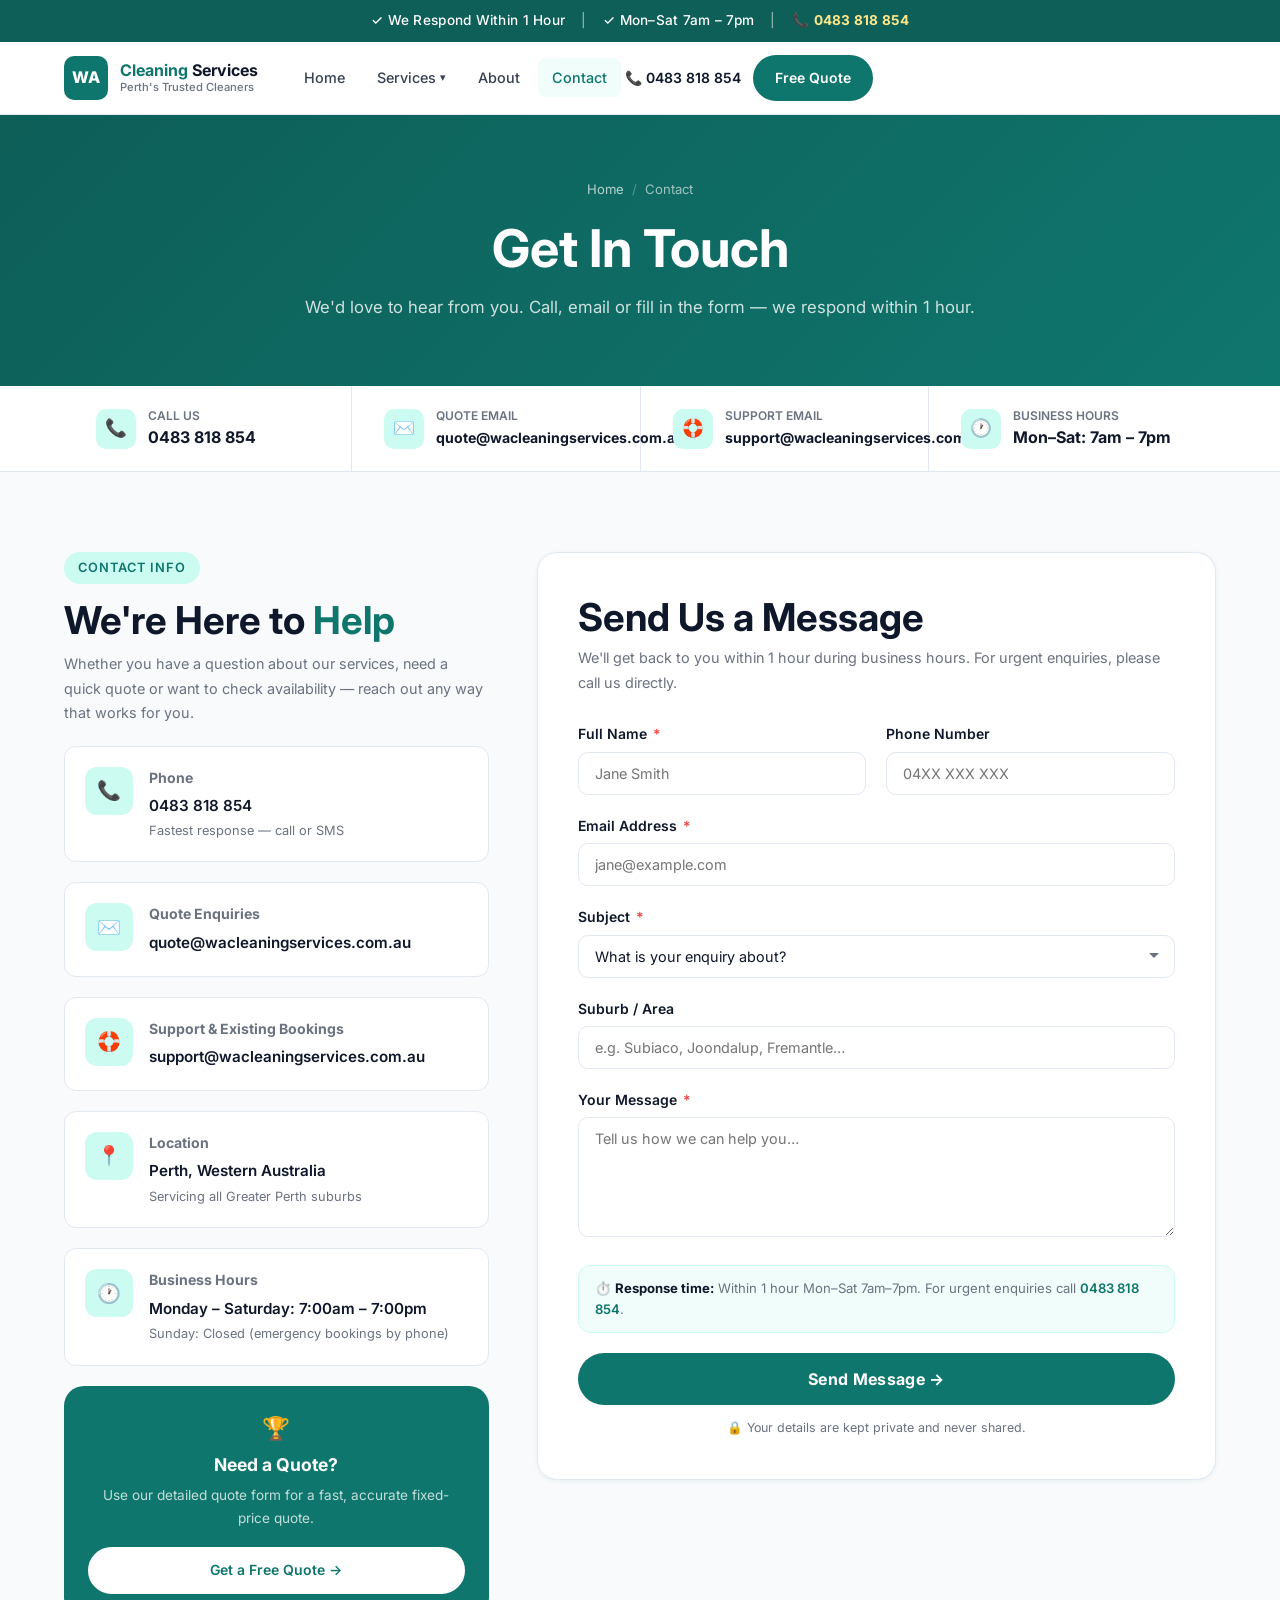
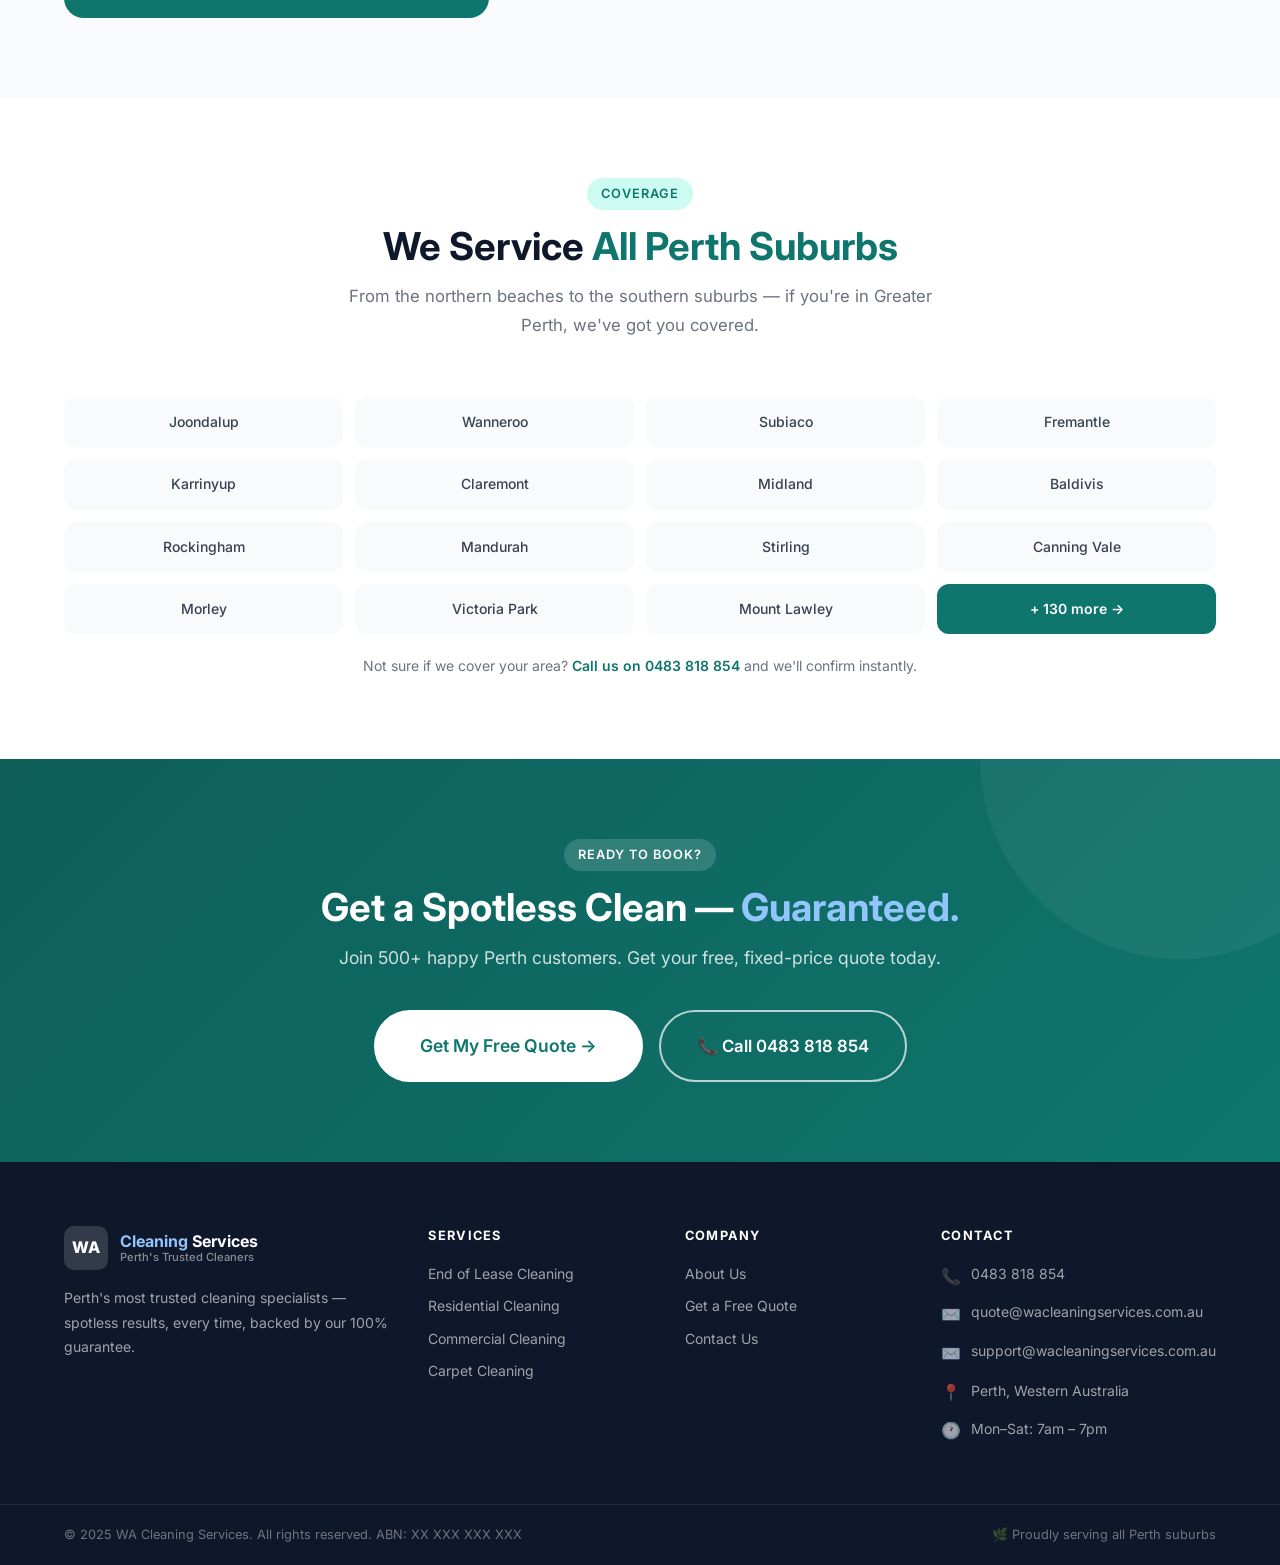
<file: contact.html>
<!DOCTYPE html>
<html lang="en">
<head>
  <meta charset="UTF-8" />
  <meta name="viewport" content="width=device-width, initial-scale=1.0" />
  <title>Contact Us | WA Cleaning Services Perth</title>
  <meta name="description" content="Get in touch with WA Cleaning Services Perth. Call 0483 818 854, email us or fill in our contact form. We respond within 1 hour during business hours." />
  <link rel="preconnect" href="https://fonts.googleapis.com" />
  <link rel="preconnect" href="https://fonts.gstatic.com" crossorigin />
  <link href="https://fonts.googleapis.com/css2?family=Inter:wght@400;500;600;700;800&display=swap" rel="stylesheet" />
  <link rel="stylesheet" href="css/style.css" />
  <link rel="icon" href="data:image/svg+xml,<svg xmlns='http://www.w3.org/2000/svg' viewBox='0 0 100 100'><rect width='100' height='100' rx='20' fill='%231e40af'/><text y='72' x='50' text-anchor='middle' font-size='52' font-weight='900' font-family='Inter,sans-serif' fill='white'>WA</text></svg>" />
</head>
<body>

  <div class="announce-bar">
    ✓ We Respond Within 1 Hour <span>|</span>
    ✓ Mon–Sat 7am – 7pm <span>|</span>
    📞 <a href="tel:0483818854">0483 818 854</a>
  </div>

  <nav class="navbar">
    <div class="container navbar-inner">
      <a href="index.html" class="logo">
        <div class="logo-badge">WA</div>
        <div class="logo-text">
          <span class="logo-name"><span>Cleaning</span> Services</span>
          <span class="logo-tagline">Perth's Trusted Cleaners</span>
        </div>
      </a>
      <ul class="nav-links">
        <li><a href="index.html" class="nav-link">Home</a></li>
        <li class="nav-item">
          <a href="services.html" class="nav-link">Services <span class="chevron">▾</span></a>
          <div class="dropdown">
            <a href="services.html#end-of-lease">End of Lease <span class="dropdown-badge">Our #1</span></a>
            <a href="services.html#residential">Residential Cleaning</a>
            <a href="services.html#commercial">Commercial Cleaning</a>
            <a href="services.html#carpet">Carpet Cleaning</a>
            <a href="services.html#office">Office Cleaning</a>
            <a href="services.html#windows">Window Cleaning</a>
            <a href="services.html#deep">Deep Cleaning</a>
            <a href="services.html#move">Move In / Move Out</a>
          </div>
        </li>
        <li><a href="about.html" class="nav-link">About</a></li>
        <li><a href="contact.html" class="nav-link active">Contact</a></li>
        <div class="nav-right">
          <a href="tel:0483818854" class="nav-phone">📞 0483 818 854</a>
          <a href="quote.html" class="btn btn-primary btn-sm">Free Quote</a>
        </div>
      </ul>
      <button class="nav-toggle" aria-label="Open menu"><span></span><span></span><span></span></button>
    </div>
  </nav>

  <div class="page-hero">
    <div class="container">
      <div class="breadcrumb"><a href="index.html">Home</a> <span>/</span> Contact</div>
      <h1>Get In Touch</h1>
      <p>We'd love to hear from you. Call, email or fill in the form — we respond within 1 hour.</p>
    </div>
  </div>

  <!-- Quick contact bar -->
  <div style="background:#fff; border-bottom:1px solid var(--border); padding:0;">
    <div class="container">
      <div style="display:flex; gap:0; flex-wrap:wrap;">
        <a href="tel:0483818854" style="display:flex; align-items:center; gap:12px; padding:20px 32px; border-right:1px solid var(--border); text-decoration:none; transition:background .2s; flex:1; min-width:200px;" onmouseover="this.style.background='var(--accent-xlight)'" onmouseout="this.style.background='transparent'">
          <span style="width:40px; height:40px; background:var(--accent-light); border-radius:10px; display:flex; align-items:center; justify-content:center; font-size:1.1rem; flex-shrink:0;">📞</span>
          <div><span style="display:block; font-size:.75rem; color:var(--text-light); font-weight:600;">CALL US</span><strong style="color:var(--text-dark);">0483 818 854</strong></div>
        </a>
        <a href="mailto:quote@wacleaningservices.com.au" style="display:flex; align-items:center; gap:12px; padding:20px 32px; border-right:1px solid var(--border); text-decoration:none; transition:background .2s; flex:1; min-width:200px;" onmouseover="this.style.background='var(--accent-xlight)'" onmouseout="this.style.background='transparent'">
          <span style="width:40px; height:40px; background:var(--accent-light); border-radius:10px; display:flex; align-items:center; justify-content:center; font-size:1.1rem; flex-shrink:0;">✉️</span>
          <div><span style="display:block; font-size:.75rem; color:var(--text-light); font-weight:600;">QUOTE EMAIL</span><strong style="color:var(--text-dark); font-size:.88rem;">quote@wacleaningservices.com.au</strong></div>
        </a>
        <a href="mailto:support@wacleaningservices.com.au" style="display:flex; align-items:center; gap:12px; padding:20px 32px; border-right:1px solid var(--border); text-decoration:none; transition:background .2s; flex:1; min-width:200px;" onmouseover="this.style.background='var(--accent-xlight)'" onmouseout="this.style.background='transparent'">
          <span style="width:40px; height:40px; background:var(--accent-light); border-radius:10px; display:flex; align-items:center; justify-content:center; font-size:1.1rem; flex-shrink:0;">🛟</span>
          <div><span style="display:block; font-size:.75rem; color:var(--text-light); font-weight:600;">SUPPORT EMAIL</span><strong style="color:var(--text-dark); font-size:.88rem;">support@wacleaningservices.com.au</strong></div>
        </a>
        <div style="display:flex; align-items:center; gap:12px; padding:20px 32px; flex:1; min-width:200px;">
          <span style="width:40px; height:40px; background:var(--accent-light); border-radius:10px; display:flex; align-items:center; justify-content:center; font-size:1.1rem; flex-shrink:0;">🕐</span>
          <div><span style="display:block; font-size:.75rem; color:var(--text-light); font-weight:600;">BUSINESS HOURS</span><strong style="color:var(--text-dark);">Mon–Sat: 7am – 7pm</strong></div>
        </div>
      </div>
    </div>
  </div>

  <section class="section section-alt">
    <div class="container">
      <div style="display:grid; grid-template-columns:1fr 1.6fr; gap:48px; align-items:start;">

        <!-- Left: contact info -->
        <div class="fade-in-left" style="display:flex; flex-direction:column; gap:20px;">

          <div>
            <div class="section-tag">Contact Info</div>
            <h2 style="margin-bottom:8px;">We're Here to <span class="text-blue">Help</span></h2>
            <p style="color:var(--text-light); font-size:.9rem; line-height:1.7;">Whether you have a question about our services, need a quick quote or want to check availability — reach out any way that works for you.</p>
          </div>

          <div class="contact-item">
            <div class="contact-item-icon">📞</div>
            <div class="contact-item-body">
              <strong>Phone</strong>
              <a href="tel:0483818854">0483 818 854</a>
              <span style="font-size:.8rem; color:var(--text-light); display:block; margin-top:2px;">Fastest response — call or SMS</span>
            </div>
          </div>

          <div class="contact-item">
            <div class="contact-item-icon">✉️</div>
            <div class="contact-item-body">
              <strong>Quote Enquiries</strong>
              <a href="mailto:quote@wacleaningservices.com.au">quote@wacleaningservices.com.au</a>
            </div>
          </div>

          <div class="contact-item">
            <div class="contact-item-icon">🛟</div>
            <div class="contact-item-body">
              <strong>Support &amp; Existing Bookings</strong>
              <a href="mailto:support@wacleaningservices.com.au">support@wacleaningservices.com.au</a>
            </div>
          </div>

          <div class="contact-item">
            <div class="contact-item-icon">📍</div>
            <div class="contact-item-body">
              <strong>Location</strong>
              <p>Perth, Western Australia</p>
              <span style="font-size:.8rem; color:var(--text-light); display:block; margin-top:2px;">Servicing all Greater Perth suburbs</span>
            </div>
          </div>

          <div class="contact-item">
            <div class="contact-item-icon">🕐</div>
            <div class="contact-item-body">
              <strong>Business Hours</strong>
              <p>Monday – Saturday: 7:00am – 7:00pm</p>
              <span style="font-size:.8rem; color:var(--text-light); display:block; margin-top:2px;">Sunday: Closed (emergency bookings by phone)</span>
            </div>
          </div>

          <!-- Want a quote CTA -->
          <div style="background:var(--primary); border-radius:var(--radius-lg); padding:24px; color:#fff; text-align:center;">
            <div style="font-size:1.4rem; margin-bottom:8px;">🏆</div>
            <h3 style="color:#fff; margin-bottom:8px; font-size:1.1rem;">Need a Quote?</h3>
            <p style="font-size:.85rem; color:rgba(255,255,255,.75); margin-bottom:16px;">Use our detailed quote form for a fast, accurate fixed-price quote.</p>
            <a href="quote.html" class="btn btn-white btn-sm" style="width:100%;">Get a Free Quote →</a>
          </div>

        </div>

        <!-- Right: contact form -->
        <div class="fade-in-right">
          <div class="form-card">
            <h2 style="margin-bottom:4px;">Send Us a Message</h2>
            <p style="color:var(--text-light); font-size:.9rem; margin-bottom:28px;">We'll get back to you within 1 hour during business hours. For urgent enquiries, please call us directly.</p>

            <form id="contact-form" novalidate>
              <input type="checkbox" name="botcheck" style="display:none;" />

              <div class="form-row">
                <div class="form-group">
                  <label>Full Name <span class="required">*</span></label>
                  <input type="text" name="name" placeholder="Jane Smith" required />
                </div>
                <div class="form-group">
                  <label>Phone Number</label>
                  <input type="tel" name="phone" placeholder="04XX XXX XXX" />
                </div>
              </div>

              <div class="form-group">
                <label>Email Address <span class="required">*</span></label>
                <input type="email" name="email" placeholder="jane@example.com" required />
              </div>

              <div class="form-group">
                <label>Subject <span class="required">*</span></label>
                <select name="subject_type" required>
                  <option value="" disabled selected>What is your enquiry about?</option>
                  <option>General Enquiry</option>
                  <option>Request a Quote</option>
                  <option>Booking Question</option>
                  <option>Existing Booking — Change / Cancel</option>
                  <option>Feedback / Complaint</option>
                  <option>Partnership / Business Enquiry</option>
                  <option>Other</option>
                </select>
              </div>

              <div class="form-group">
                <label>Suburb / Area</label>
                <input type="text" name="suburb" placeholder="e.g. Subiaco, Joondalup, Fremantle…" />
              </div>

              <div class="form-group">
                <label>Your Message <span class="required">*</span></label>
                <textarea name="message" placeholder="Tell us how we can help you…" rows="5" required></textarea>
              </div>

              <div style="background:var(--accent-xlight); border:1px solid var(--accent-light); border-radius:var(--radius); padding:12px 16px; margin-bottom:20px; font-size:.82rem; color:var(--text-light);">
                ⏱️ <strong style="color:var(--text-dark);">Response time:</strong> Within 1 hour Mon–Sat 7am–7pm. For urgent enquiries call <a href="tel:0483818854" style="color:var(--primary); font-weight:600;">0483 818 854</a>.
              </div>

              <button type="submit" class="form-submit-btn">Send Message →</button>
              <p class="form-note">🔒 Your details are kept private and never shared.</p>
            </form>
          </div>
        </div>

      </div>
    </div>
  </section>

  <!-- Perth suburbs we cover -->
  <section class="section">
    <div class="container">
      <div class="section-header fade-in">
        <div class="section-tag">Coverage</div>
        <h2>We Service <span class="text-blue">All Perth Suburbs</span></h2>
        <p>From the northern beaches to the southern suburbs — if you're in Greater Perth, we've got you covered.</p>
      </div>
      <div style="display:grid; grid-template-columns:repeat(4, 1fr); gap:12px; text-align:center;" class="fade-in">
        <div style="background:var(--bg-alt); border-radius:var(--radius); padding:14px; font-size:.875rem; font-weight:500; color:var(--text);">Joondalup</div>
        <div style="background:var(--bg-alt); border-radius:var(--radius); padding:14px; font-size:.875rem; font-weight:500; color:var(--text);">Wanneroo</div>
        <div style="background:var(--bg-alt); border-radius:var(--radius); padding:14px; font-size:.875rem; font-weight:500; color:var(--text);">Subiaco</div>
        <div style="background:var(--bg-alt); border-radius:var(--radius); padding:14px; font-size:.875rem; font-weight:500; color:var(--text);">Fremantle</div>
        <div style="background:var(--bg-alt); border-radius:var(--radius); padding:14px; font-size:.875rem; font-weight:500; color:var(--text);">Karrinyup</div>
        <div style="background:var(--bg-alt); border-radius:var(--radius); padding:14px; font-size:.875rem; font-weight:500; color:var(--text);">Claremont</div>
        <div style="background:var(--bg-alt); border-radius:var(--radius); padding:14px; font-size:.875rem; font-weight:500; color:var(--text);">Midland</div>
        <div style="background:var(--bg-alt); border-radius:var(--radius); padding:14px; font-size:.875rem; font-weight:500; color:var(--text);">Baldivis</div>
        <div style="background:var(--bg-alt); border-radius:var(--radius); padding:14px; font-size:.875rem; font-weight:500; color:var(--text);">Rockingham</div>
        <div style="background:var(--bg-alt); border-radius:var(--radius); padding:14px; font-size:.875rem; font-weight:500; color:var(--text);">Mandurah</div>
        <div style="background:var(--bg-alt); border-radius:var(--radius); padding:14px; font-size:.875rem; font-weight:500; color:var(--text);">Stirling</div>
        <div style="background:var(--bg-alt); border-radius:var(--radius); padding:14px; font-size:.875rem; font-weight:500; color:var(--text);">Canning Vale</div>
        <div style="background:var(--bg-alt); border-radius:var(--radius); padding:14px; font-size:.875rem; font-weight:500; color:var(--text);">Morley</div>
        <div style="background:var(--bg-alt); border-radius:var(--radius); padding:14px; font-size:.875rem; font-weight:500; color:var(--text);">Victoria Park</div>
        <div style="background:var(--bg-alt); border-radius:var(--radius); padding:14px; font-size:.875rem; font-weight:500; color:var(--text);">Mount Lawley</div>
        <div style="background:var(--primary); border-radius:var(--radius); padding:14px; font-size:.875rem; font-weight:600; color:#fff;">+ 130 more →</div>
      </div>
      <p style="text-align:center; color:var(--text-light); font-size:.875rem; margin-top:20px;">Not sure if we cover your area? <a href="tel:0483818854" style="color:var(--primary); font-weight:600;">Call us on 0483 818 854</a> and we'll confirm instantly.</p>
    </div>
  </section>

  <section class="cta-banner">
    <div class="container">
      <div class="section-tag" style="background:rgba(255,255,255,.15);color:#fff;">Ready to Book?</div>
      <h2>Get a Spotless Clean — <em style="color:#93c5fd;font-style:normal;">Guaranteed.</em></h2>
      <p>Join 500+ happy Perth customers. Get your free, fixed-price quote today.</p>
      <div class="cta-btns">
        <a href="quote.html" class="btn btn-white btn-xl">Get My Free Quote →</a>
        <a href="tel:0483818854" class="btn btn-outline-white btn-lg">📞 Call 0483 818 854</a>
      </div>
    </div>
  </section>

  <footer class="footer">
    <div class="container">
      <div class="footer-grid">
        <div>
          <div class="footer-logo">
            <a href="index.html" class="logo">
              <div class="logo-badge">WA</div>
              <div class="logo-text">
                <span class="logo-name" style="color:#fff"><span style="color:#93c5fd">Cleaning</span> Services</span>
                <span class="logo-tagline">Perth's Trusted Cleaners</span>
              </div>
            </a>
          </div>
          <p class="footer-desc">Perth's most trusted cleaning specialists — spotless results, every time, backed by our 100% guarantee.</p>
        </div>
        <div>
          <div class="footer-heading">Services</div>
          <div class="footer-links">
            <a href="services.html#end-of-lease">End of Lease Cleaning</a>
            <a href="services.html#residential">Residential Cleaning</a>
            <a href="services.html#commercial">Commercial Cleaning</a>
            <a href="services.html#carpet">Carpet Cleaning</a>
          </div>
        </div>
        <div>
          <div class="footer-heading">Company</div>
          <div class="footer-links">
            <a href="about.html">About Us</a>
            <a href="quote.html">Get a Free Quote</a>
            <a href="contact.html">Contact Us</a>
          </div>
        </div>
        <div>
          <div class="footer-heading">Contact</div>
          <div class="footer-contact-item"><span class="footer-contact-icon">📞</span><a href="tel:0483818854">0483 818 854</a></div>
          <div class="footer-contact-item"><span class="footer-contact-icon">✉️</span><a href="mailto:quote@wacleaningservices.com.au">quote@wacleaningservices.com.au</a></div>
          <div class="footer-contact-item"><span class="footer-contact-icon">✉️</span><a href="mailto:support@wacleaningservices.com.au">support@wacleaningservices.com.au</a></div>
          <div class="footer-contact-item"><span class="footer-contact-icon">📍</span><p>Perth, Western Australia</p></div>
          <div class="footer-contact-item"><span class="footer-contact-icon">🕐</span><p>Mon–Sat: 7am – 7pm</p></div>
        </div>
      </div>
    </div>
    <div class="footer-bottom">
      <div class="container" style="display:flex;justify-content:space-between;align-items:center;flex-wrap:wrap;gap:12px;">
        <span>© 2025 WA Cleaning Services. All rights reserved. ABN: XX XXX XXX XXX</span>
        <span>🌿 Proudly serving all Perth suburbs</span>
      </div>
    </div>
  </footer>

  <script src="js/main.js"></script>
</body>
</html>
</file>
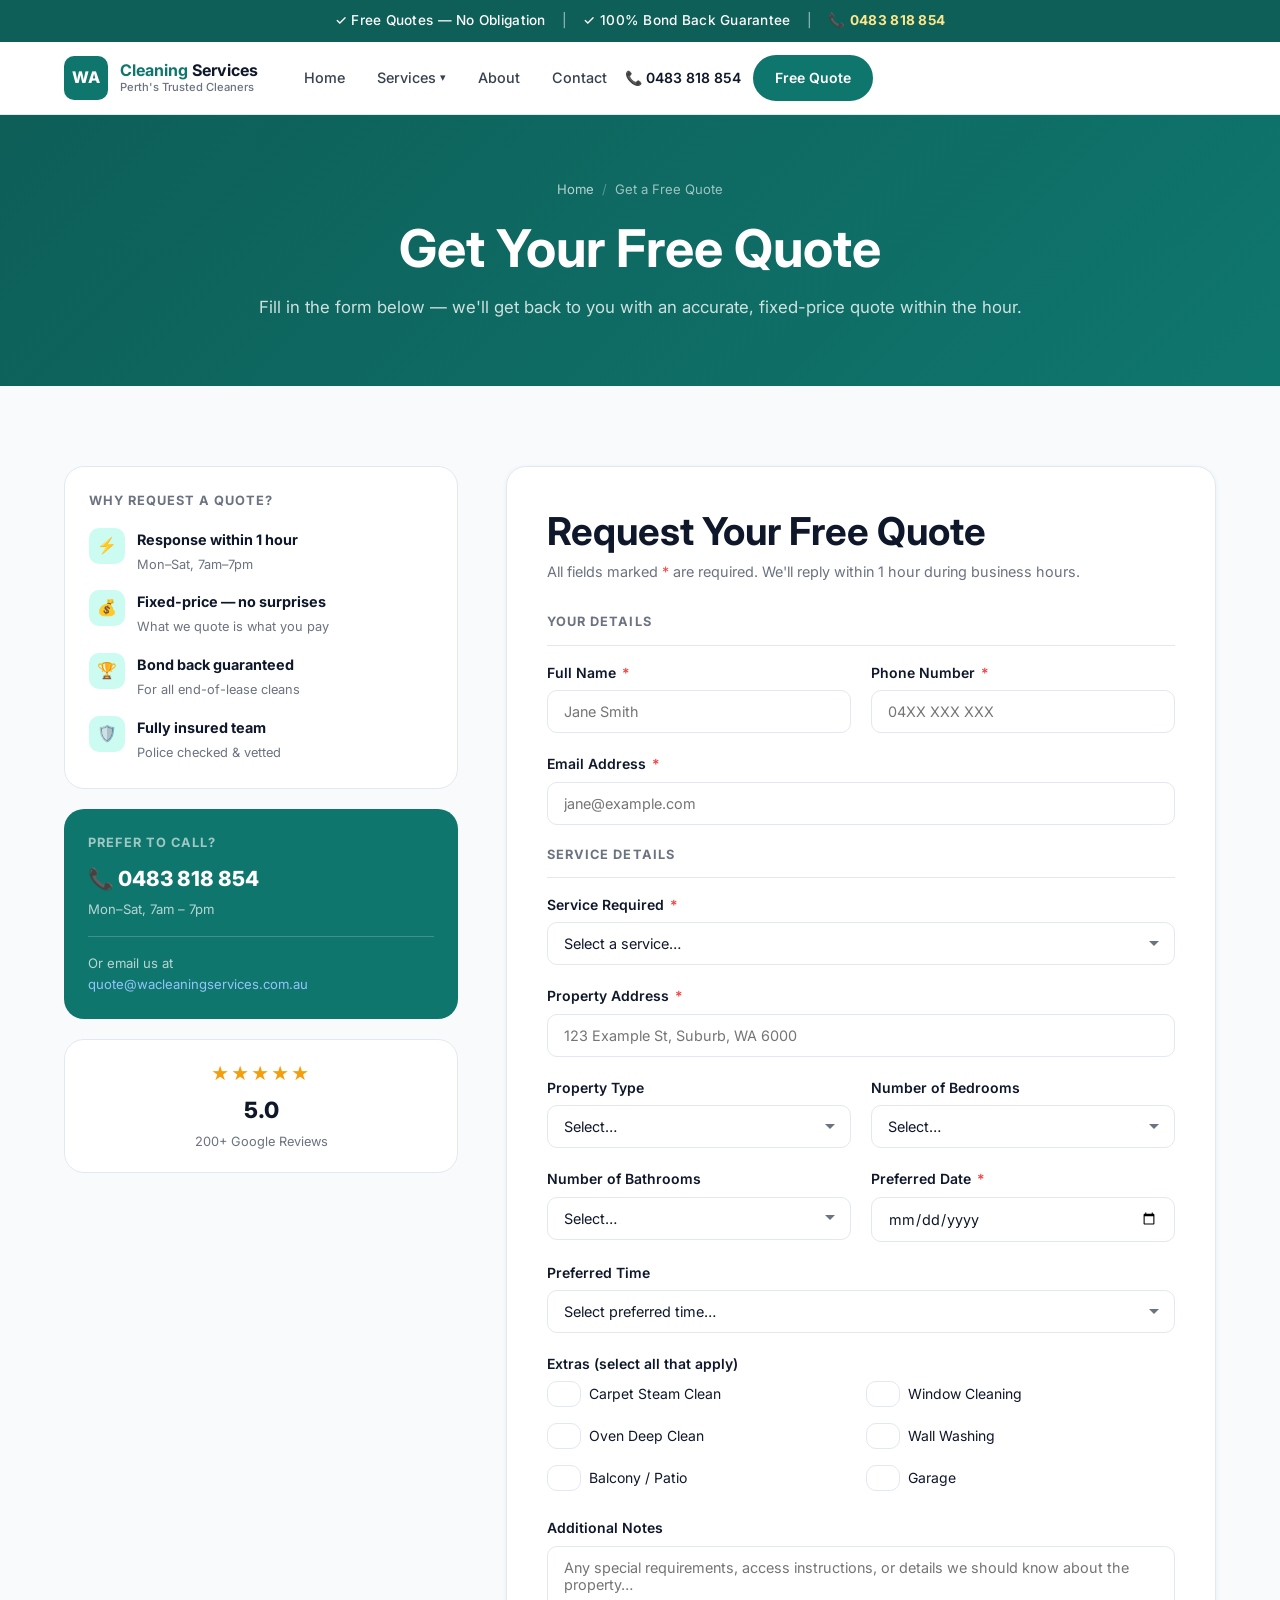
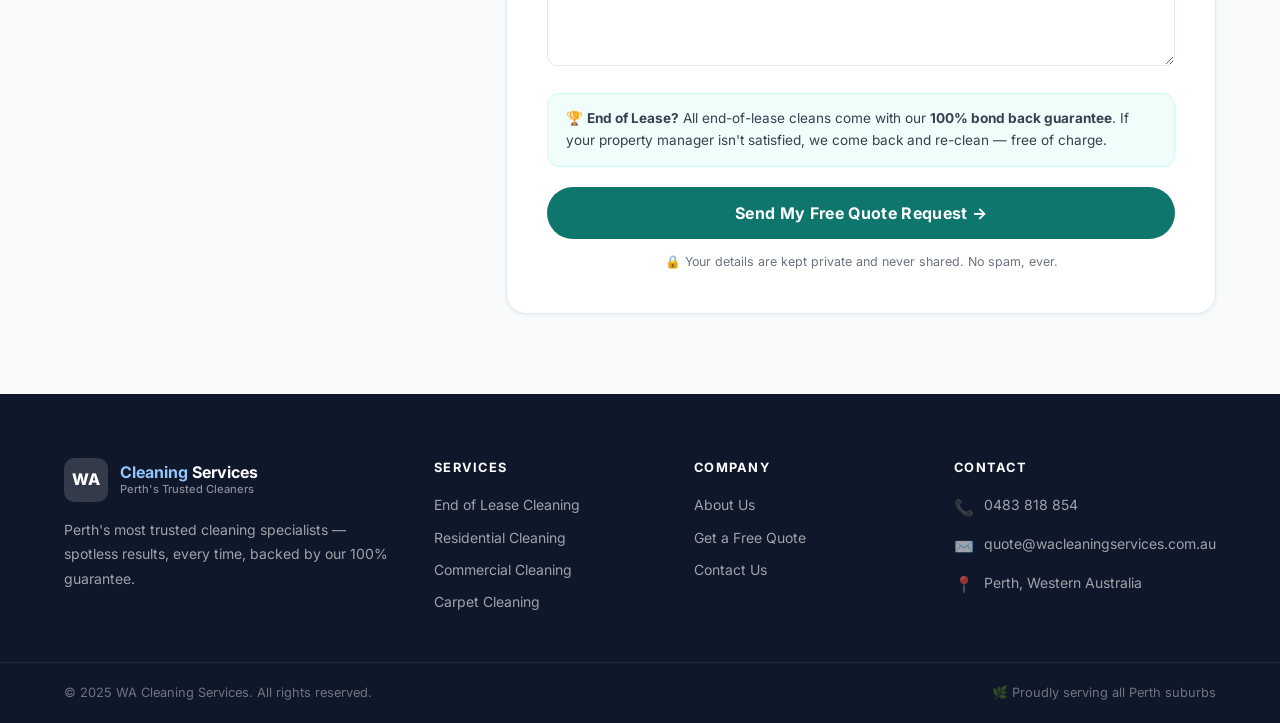
<file: quote.html>
<!DOCTYPE html>
<html lang="en">
<head>
  <meta charset="UTF-8" />
  <meta name="viewport" content="width=device-width, initial-scale=1.0" />
  <title>Get a Free Quote | WA Cleaning Services Perth</title>
  <meta name="description" content="Get a free, no-obligation cleaning quote in minutes. End of lease, residential, commercial and more — all Perth suburbs covered." />
  <link rel="preconnect" href="https://fonts.googleapis.com" />
  <link rel="preconnect" href="https://fonts.gstatic.com" crossorigin />
  <link href="https://fonts.googleapis.com/css2?family=Inter:wght@400;500;600;700;800&display=swap" rel="stylesheet" />
  <link rel="stylesheet" href="css/style.css" />
  <link rel="icon" href="data:image/svg+xml,<svg xmlns='http://www.w3.org/2000/svg' viewBox='0 0 100 100'><rect width='100' height='100' rx='20' fill='%231e40af'/><text y='72' x='50' text-anchor='middle' font-size='52' font-weight='900' font-family='Inter,sans-serif' fill='white'>WA</text></svg>" />
</head>
<body>

  <div class="announce-bar">
    ✓ Free Quotes — No Obligation <span>|</span>
    ✓ 100% Bond Back Guarantee <span>|</span>
    📞 <a href="tel:0483818854">0483 818 854</a>
  </div>

  <nav class="navbar">
    <div class="container navbar-inner">
      <a href="index.html" class="logo">
        <div class="logo-badge">WA</div>
        <div class="logo-text">
          <span class="logo-name"><span>Cleaning</span> Services</span>
          <span class="logo-tagline">Perth's Trusted Cleaners</span>
        </div>
      </a>
      <ul class="nav-links">
        <li><a href="index.html" class="nav-link">Home</a></li>
        <li class="nav-item">
          <a href="services.html" class="nav-link">Services <span class="chevron">▾</span></a>
          <div class="dropdown">
            <a href="services.html#end-of-lease">End of Lease <span class="dropdown-badge">Our #1</span></a>
            <a href="services.html#residential">Residential Cleaning</a>
            <a href="services.html#commercial">Commercial Cleaning</a>
            <a href="services.html#carpet">Carpet Cleaning</a>
            <a href="services.html#office">Office Cleaning</a>
            <a href="services.html#windows">Window Cleaning</a>
            <a href="services.html#deep">Deep Cleaning</a>
            <a href="services.html#move">Move In / Move Out</a>
          </div>
        </li>
        <li><a href="about.html" class="nav-link">About</a></li>
        <li><a href="contact.html" class="nav-link">Contact</a></li>
        <div class="nav-right">
          <a href="tel:0483818854" class="nav-phone">📞 0483 818 854</a>
          <a href="quote.html" class="btn btn-primary btn-sm">Free Quote</a>
        </div>
      </ul>
      <button class="nav-toggle" aria-label="Open menu"><span></span><span></span><span></span></button>
    </div>
  </nav>

  <div class="page-hero">
    <div class="container">
      <div class="breadcrumb"><a href="index.html">Home</a> <span>/</span> Get a Free Quote</div>
      <h1>Get Your Free Quote</h1>
      <p>Fill in the form below — we'll get back to you with an accurate, fixed-price quote within the hour.</p>
    </div>
  </div>

  <section class="section section-alt">
    <div class="container">
      <div style="display:grid; grid-template-columns:1fr 1.8fr; gap:48px; align-items:start;">

        <!-- Left: trust sidebar -->
        <div class="fade-in-left">
          <div style="position:sticky; top:100px; display:flex; flex-direction:column; gap:20px;">

            <div style="background:#fff; border:1px solid var(--border); border-radius:var(--radius-lg); padding:24px;">
              <div style="font-size:.8rem; font-weight:700; letter-spacing:.08em; text-transform:uppercase; color:var(--text-light); margin-bottom:16px;">Why Request a Quote?</div>
              <div style="display:flex; flex-direction:column; gap:14px;">
                <div style="display:flex; gap:12px; align-items:flex-start;">
                  <span style="width:36px; height:36px; background:var(--accent-light); border-radius:10px; display:flex; align-items:center; justify-content:center; font-size:1rem; flex-shrink:0;">⚡</span>
                  <div><strong style="display:block; font-size:.9rem; color:var(--text-dark);">Response within 1 hour</strong><span style="font-size:.8rem; color:var(--text-light);">Mon–Sat, 7am–7pm</span></div>
                </div>
                <div style="display:flex; gap:12px; align-items:flex-start;">
                  <span style="width:36px; height:36px; background:var(--accent-light); border-radius:10px; display:flex; align-items:center; justify-content:center; font-size:1rem; flex-shrink:0;">💰</span>
                  <div><strong style="display:block; font-size:.9rem; color:var(--text-dark);">Fixed-price — no surprises</strong><span style="font-size:.8rem; color:var(--text-light);">What we quote is what you pay</span></div>
                </div>
                <div style="display:flex; gap:12px; align-items:flex-start;">
                  <span style="width:36px; height:36px; background:var(--accent-light); border-radius:10px; display:flex; align-items:center; justify-content:center; font-size:1rem; flex-shrink:0;">🏆</span>
                  <div><strong style="display:block; font-size:.9rem; color:var(--text-dark);">Bond back guaranteed</strong><span style="font-size:.8rem; color:var(--text-light);">For all end-of-lease cleans</span></div>
                </div>
                <div style="display:flex; gap:12px; align-items:flex-start;">
                  <span style="width:36px; height:36px; background:var(--accent-light); border-radius:10px; display:flex; align-items:center; justify-content:center; font-size:1rem; flex-shrink:0;">🛡️</span>
                  <div><strong style="display:block; font-size:.9rem; color:var(--text-dark);">Fully insured team</strong><span style="font-size:.8rem; color:var(--text-light);">Police checked &amp; vetted</span></div>
                </div>
              </div>
            </div>

            <div style="background:var(--primary); border-radius:var(--radius-lg); padding:24px; color:#fff;">
              <div style="font-size:.8rem; font-weight:700; letter-spacing:.08em; text-transform:uppercase; color:rgba(255,255,255,.6); margin-bottom:8px;">Prefer to Call?</div>
              <a href="tel:0483818854" style="font-size:1.3rem; font-weight:800; color:#fff; display:block; margin-bottom:4px;">📞 0483 818 854</a>
              <div style="font-size:.82rem; color:rgba(255,255,255,.7);">Mon–Sat, 7am – 7pm</div>
              <div style="margin-top:16px; padding-top:16px; border-top:1px solid rgba(255,255,255,.2); font-size:.82rem; color:rgba(255,255,255,.7);">Or email us at<br><a href="mailto:quote@wacleaningservices.com.au" style="color:#93c5fd; word-break:break-all;">quote@wacleaningservices.com.au</a></div>
            </div>

            <div style="background:#fff; border:1px solid var(--border); border-radius:var(--radius-lg); padding:20px; text-align:center;">
              <div style="color:#f59e0b; font-size:1.1rem; letter-spacing:2px;">★★★★★</div>
              <div style="font-size:1.4rem; font-weight:800; color:var(--text-dark); margin:4px 0;">5.0</div>
              <div style="font-size:.8rem; color:var(--text-light);">200+ Google Reviews</div>
            </div>

          </div>
        </div>

        <!-- Right: form -->
        <div class="fade-in-right">
          <div class="form-card">
            <h2 style="margin-bottom:4px;">Request Your Free Quote</h2>
            <p style="color:var(--text-light); font-size:.9rem; margin-bottom:28px;">All fields marked <span style="color:#ef4444;">*</span> are required. We'll reply within 1 hour during business hours.</p>

            <div id="form-success" class="success-msg" style="margin-bottom:20px;">
              ✓ Your quote request has been sent! We'll be in touch within 1 hour. Check your email for confirmation.
            </div>
            <div id="form-error" class="error-msg" style="margin-bottom:20px;">
              ✗ Something went wrong. Please try again or call us on 0483 818 854.
            </div>

            <form id="quote-form" novalidate>
              <!-- honeypot -->
              <input type="checkbox" name="botcheck" style="display:none;" />

              <div style="font-size:.8rem; font-weight:700; letter-spacing:.08em; text-transform:uppercase; color:var(--text-light); margin-bottom:16px; padding-bottom:12px; border-bottom:1px solid var(--border);">Your Details</div>

              <div class="form-row">
                <div class="form-group">
                  <label>Full Name <span class="required">*</span></label>
                  <input type="text" name="name" placeholder="Jane Smith" required />
                </div>
                <div class="form-group">
                  <label>Phone Number <span class="required">*</span></label>
                  <input type="tel" name="phone" placeholder="04XX XXX XXX" required />
                </div>
              </div>

              <div class="form-group">
                <label>Email Address <span class="required">*</span></label>
                <input type="email" name="email" placeholder="jane@example.com" required />
              </div>

              <div style="font-size:.8rem; font-weight:700; letter-spacing:.08em; text-transform:uppercase; color:var(--text-light); margin-bottom:16px; padding-bottom:12px; border-bottom:1px solid var(--border); margin-top:8px;">Service Details</div>

              <div class="form-group">
                <label>Service Required <span class="required">*</span></label>
                <select name="service" required>
                  <option value="" disabled selected>Select a service…</option>
                  <option value="End of Lease Cleaning">🏠 End of Lease Cleaning (Our Speciality)</option>
                  <option value="Residential Cleaning">🛋️ Residential Cleaning</option>
                  <option value="Commercial Cleaning">🏢 Commercial Cleaning</option>
                  <option value="Carpet Cleaning">🧹 Carpet Cleaning</option>
                  <option value="Office Cleaning">🖥️ Office Cleaning</option>
                  <option value="Window Cleaning">🪟 Window Cleaning</option>
                  <option value="Deep Cleaning">✨ Deep Cleaning</option>
                  <option value="Move In / Move Out Cleaning">📦 Move In / Move Out Cleaning</option>
                  <option value="Multiple Services">📋 Multiple Services</option>
                </select>
              </div>

              <div class="form-group">
                <label>Property Address <span class="required">*</span></label>
                <input type="text" name="address" placeholder="123 Example St, Suburb, WA 6000" required />
              </div>

              <div class="form-row">
                <div class="form-group">
                  <label>Property Type</label>
                  <select name="property_type">
                    <option value="" disabled selected>Select…</option>
                    <option>House</option>
                    <option>Apartment / Unit</option>
                    <option>Townhouse</option>
                    <option>Commercial / Office</option>
                    <option>Other</option>
                  </select>
                </div>
                <div class="form-group">
                  <label>Number of Bedrooms</label>
                  <select name="bedrooms">
                    <option value="" disabled selected>Select…</option>
                    <option>Studio / 1 Bed</option>
                    <option>2 Bedrooms</option>
                    <option>3 Bedrooms</option>
                    <option>4 Bedrooms</option>
                    <option>5+ Bedrooms</option>
                    <option>Not applicable</option>
                  </select>
                </div>
              </div>

              <div class="form-row">
                <div class="form-group">
                  <label>Number of Bathrooms</label>
                  <select name="bathrooms">
                    <option value="" disabled selected>Select…</option>
                    <option>1 Bathroom</option>
                    <option>2 Bathrooms</option>
                    <option>3 Bathrooms</option>
                    <option>4+ Bathrooms</option>
                  </select>
                </div>
                <div class="form-group">
                  <label>Preferred Date <span class="required">*</span></label>
                  <input type="date" name="preferred_date" required />
                </div>
              </div>

              <div class="form-group">
                <label>Preferred Time</label>
                <select name="preferred_time">
                  <option value="" disabled selected>Select preferred time…</option>
                  <option>Morning (7am – 12pm)</option>
                  <option>Afternoon (12pm – 5pm)</option>
                  <option>Flexible — any time</option>
                  <option>ASAP / Same-day</option>
                </select>
              </div>

              <div class="form-group">
                <label>Extras (select all that apply)</label>
                <div style="display:grid; grid-template-columns:1fr 1fr; gap:10px; margin-top:6px;">
                  <label style="display:flex; align-items:center; gap:8px; font-weight:400; cursor:pointer; font-size:.875rem;">
                    <input type="checkbox" name="extras" value="Carpet Steam Clean" style="width:auto;" /> Carpet Steam Clean
                  </label>
                  <label style="display:flex; align-items:center; gap:8px; font-weight:400; cursor:pointer; font-size:.875rem;">
                    <input type="checkbox" name="extras" value="Window Cleaning" style="width:auto;" /> Window Cleaning
                  </label>
                  <label style="display:flex; align-items:center; gap:8px; font-weight:400; cursor:pointer; font-size:.875rem;">
                    <input type="checkbox" name="extras" value="Oven Deep Clean" style="width:auto;" /> Oven Deep Clean
                  </label>
                  <label style="display:flex; align-items:center; gap:8px; font-weight:400; cursor:pointer; font-size:.875rem;">
                    <input type="checkbox" name="extras" value="Wall Washing" style="width:auto;" /> Wall Washing
                  </label>
                  <label style="display:flex; align-items:center; gap:8px; font-weight:400; cursor:pointer; font-size:.875rem;">
                    <input type="checkbox" name="extras" value="Balcony / Patio" style="width:auto;" /> Balcony / Patio
                  </label>
                  <label style="display:flex; align-items:center; gap:8px; font-weight:400; cursor:pointer; font-size:.875rem;">
                    <input type="checkbox" name="extras" value="Garage" style="width:auto;" /> Garage
                  </label>
                </div>
              </div>

              <div class="form-group">
                <label>Additional Notes</label>
                <textarea name="notes" placeholder="Any special requirements, access instructions, or details we should know about the property…" rows="4"></textarea>
              </div>

              <div style="background:var(--accent-xlight); border:1px solid var(--accent-light); border-radius:var(--radius); padding:14px 18px; margin-bottom:20px; font-size:.85rem; color:var(--text);">
                🏆 <strong>End of Lease?</strong> All end-of-lease cleans come with our <strong>100% bond back guarantee</strong>. If your property manager isn't satisfied, we come back and re-clean — free of charge.
              </div>

              <button type="submit" class="form-submit-btn">
                Send My Free Quote Request →
              </button>
              <p class="form-note">🔒 Your details are kept private and never shared. No spam, ever.</p>
            </form>
          </div>
        </div>

      </div>
    </div>
  </section>

  <footer class="footer">
    <div class="container">
      <div class="footer-grid">
        <div>
          <div class="footer-logo">
            <a href="index.html" class="logo">
              <div class="logo-badge">WA</div>
              <div class="logo-text">
                <span class="logo-name" style="color:#fff"><span style="color:#93c5fd">Cleaning</span> Services</span>
                <span class="logo-tagline">Perth's Trusted Cleaners</span>
              </div>
            </a>
          </div>
          <p class="footer-desc">Perth's most trusted cleaning specialists — spotless results, every time, backed by our 100% guarantee.</p>
        </div>
        <div>
          <div class="footer-heading">Services</div>
          <div class="footer-links">
            <a href="services.html#end-of-lease">End of Lease Cleaning</a>
            <a href="services.html#residential">Residential Cleaning</a>
            <a href="services.html#commercial">Commercial Cleaning</a>
            <a href="services.html#carpet">Carpet Cleaning</a>
          </div>
        </div>
        <div>
          <div class="footer-heading">Company</div>
          <div class="footer-links">
            <a href="about.html">About Us</a>
            <a href="quote.html">Get a Free Quote</a>
            <a href="contact.html">Contact Us</a>
          </div>
        </div>
        <div>
          <div class="footer-heading">Contact</div>
          <div class="footer-contact-item"><span class="footer-contact-icon">📞</span><a href="tel:0483818854">0483 818 854</a></div>
          <div class="footer-contact-item"><span class="footer-contact-icon">✉️</span><a href="mailto:quote@wacleaningservices.com.au">quote@wacleaningservices.com.au</a></div>
          <div class="footer-contact-item"><span class="footer-contact-icon">📍</span><p>Perth, Western Australia</p></div>
        </div>
      </div>
    </div>
    <div class="footer-bottom">
      <div class="container" style="display:flex;justify-content:space-between;align-items:center;flex-wrap:wrap;gap:12px;">
        <span>© 2025 WA Cleaning Services. All rights reserved.</span>
        <span>🌿 Proudly serving all Perth suburbs</span>
      </div>
    </div>
  </footer>

  <script src="js/main.js"></script>
</body>
</html>
</file>
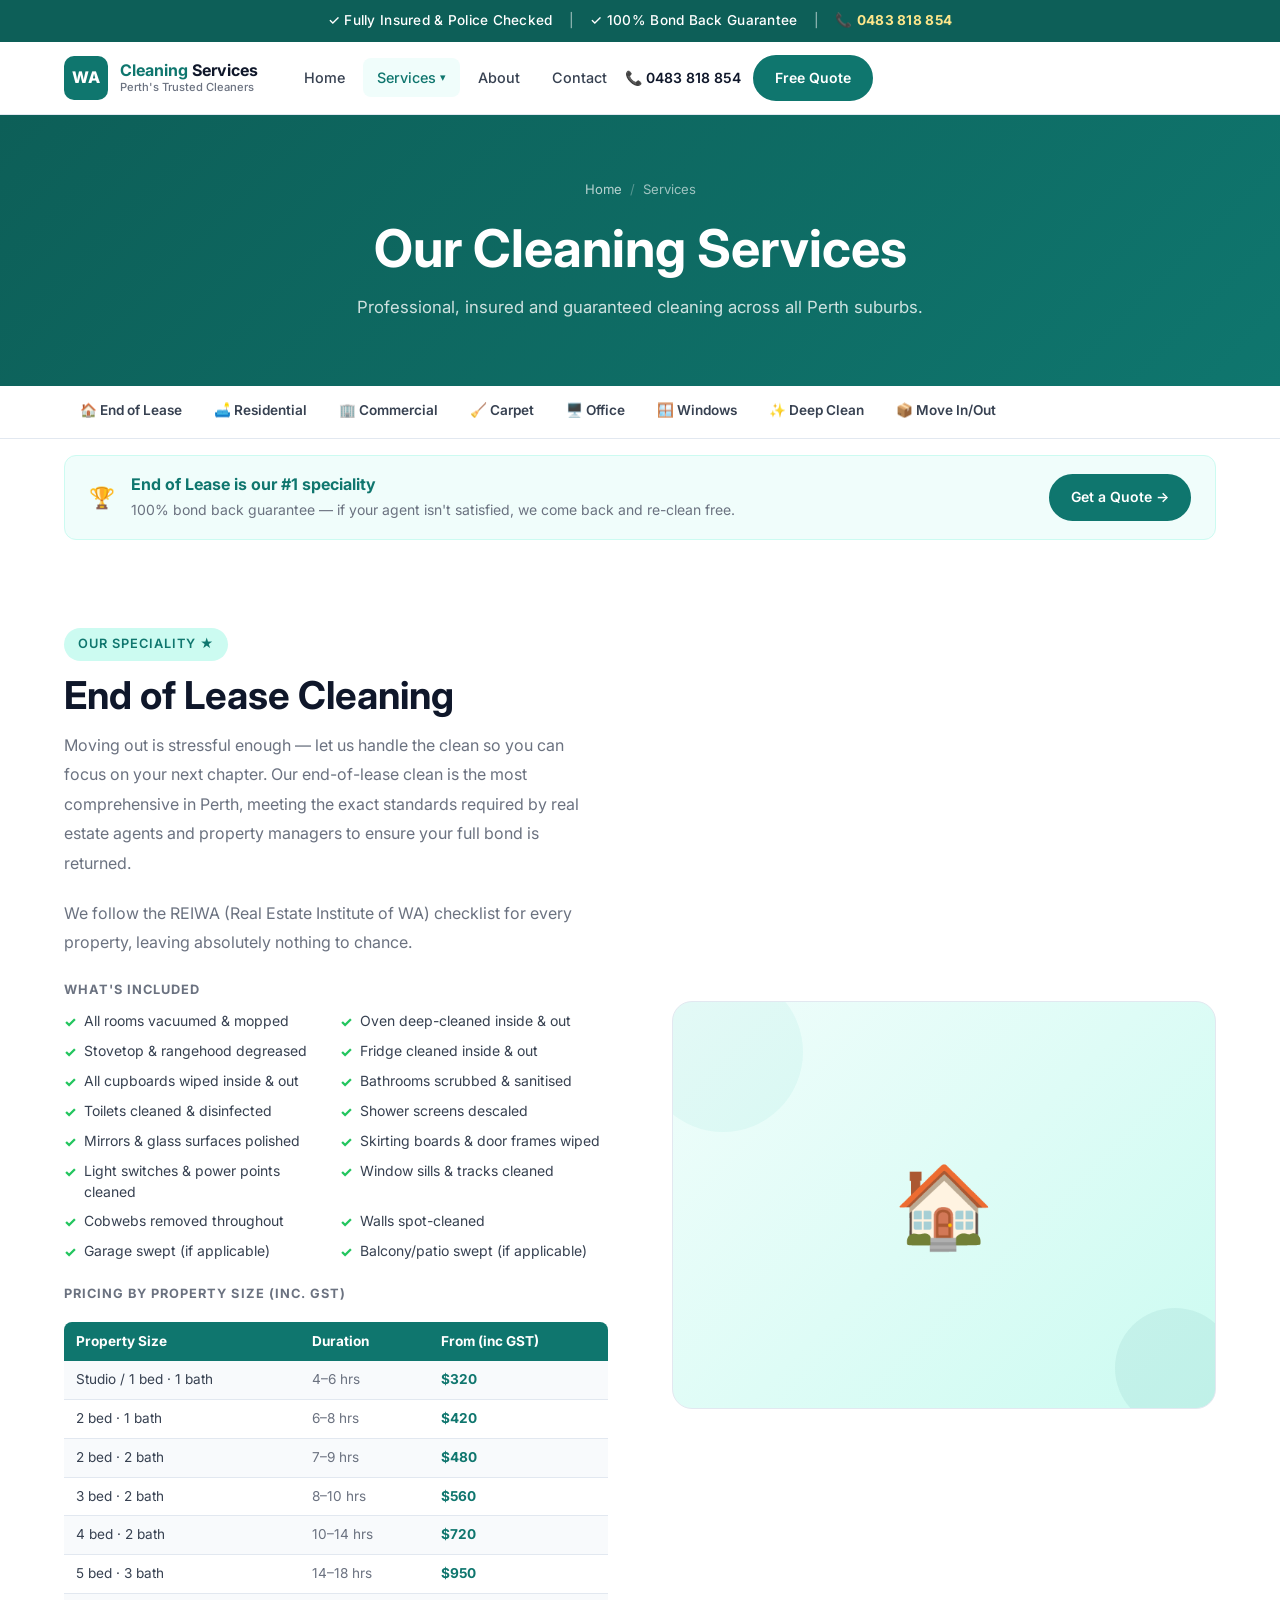
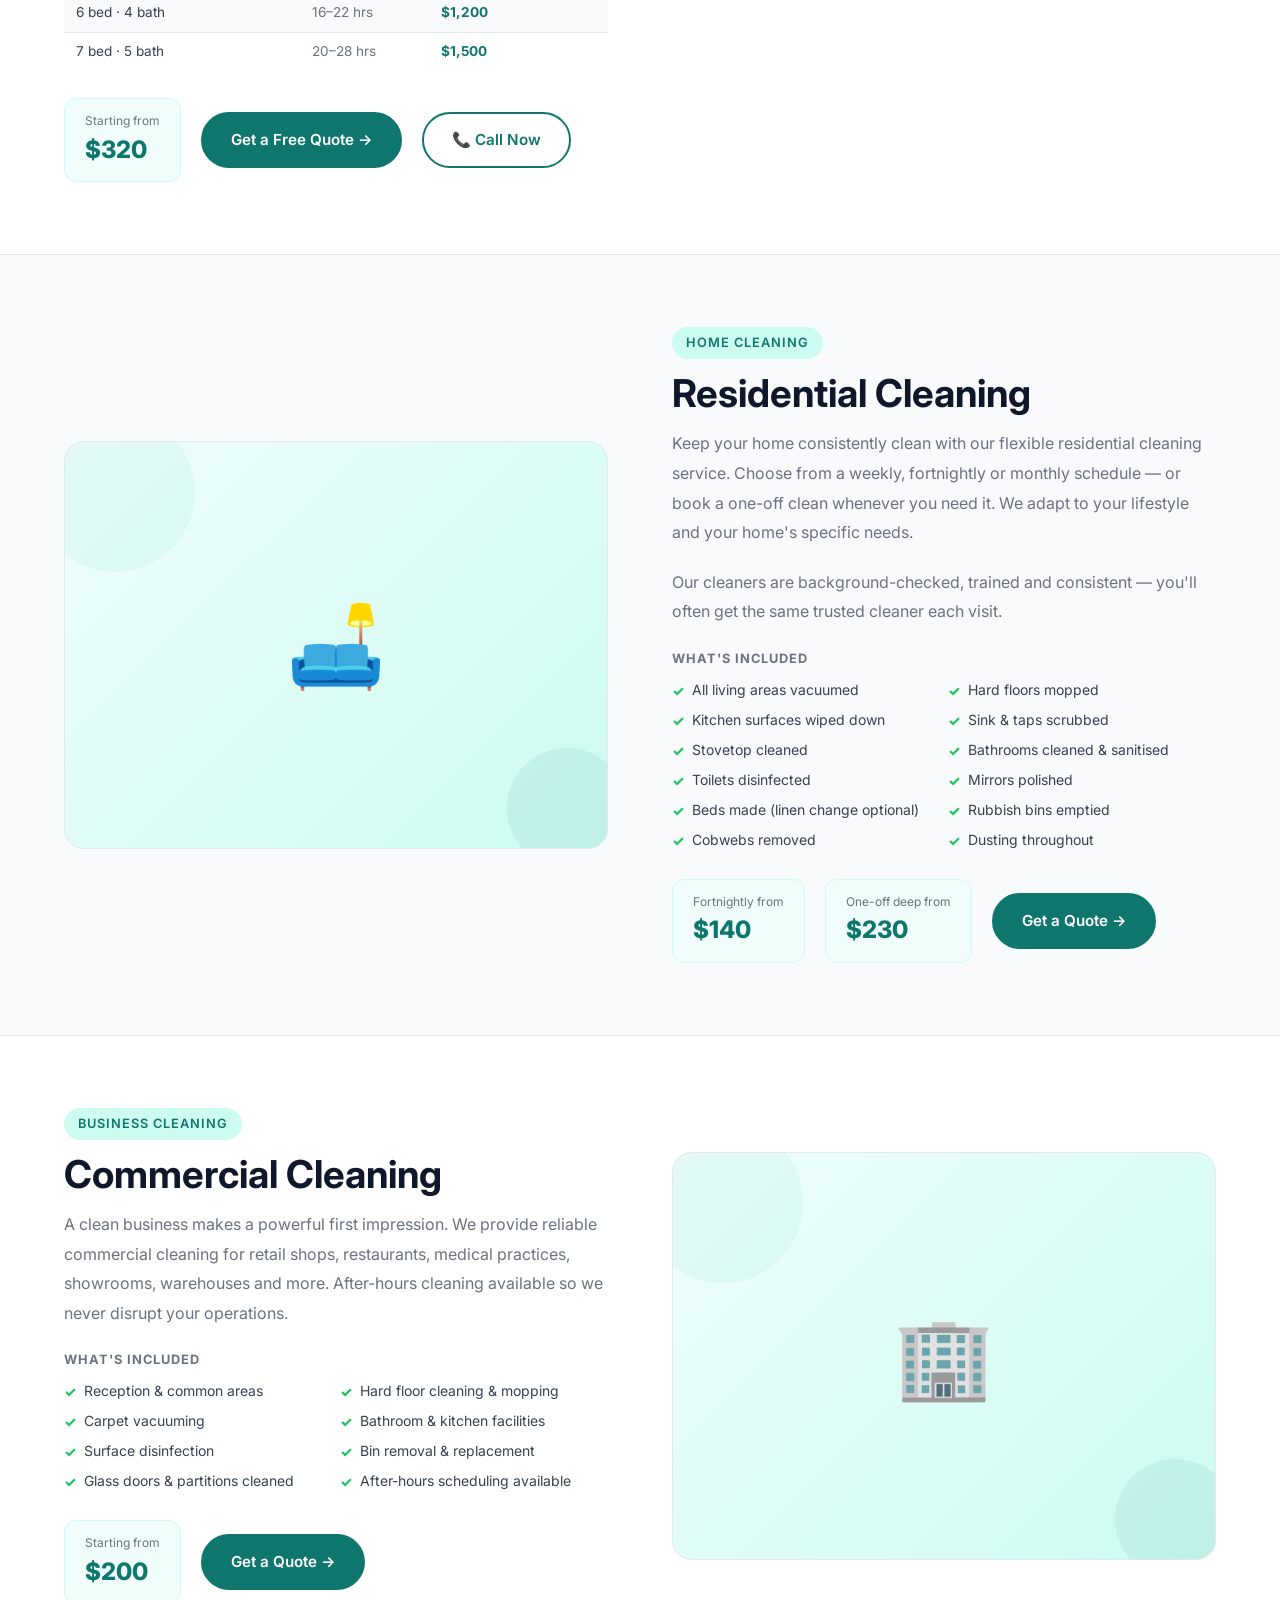
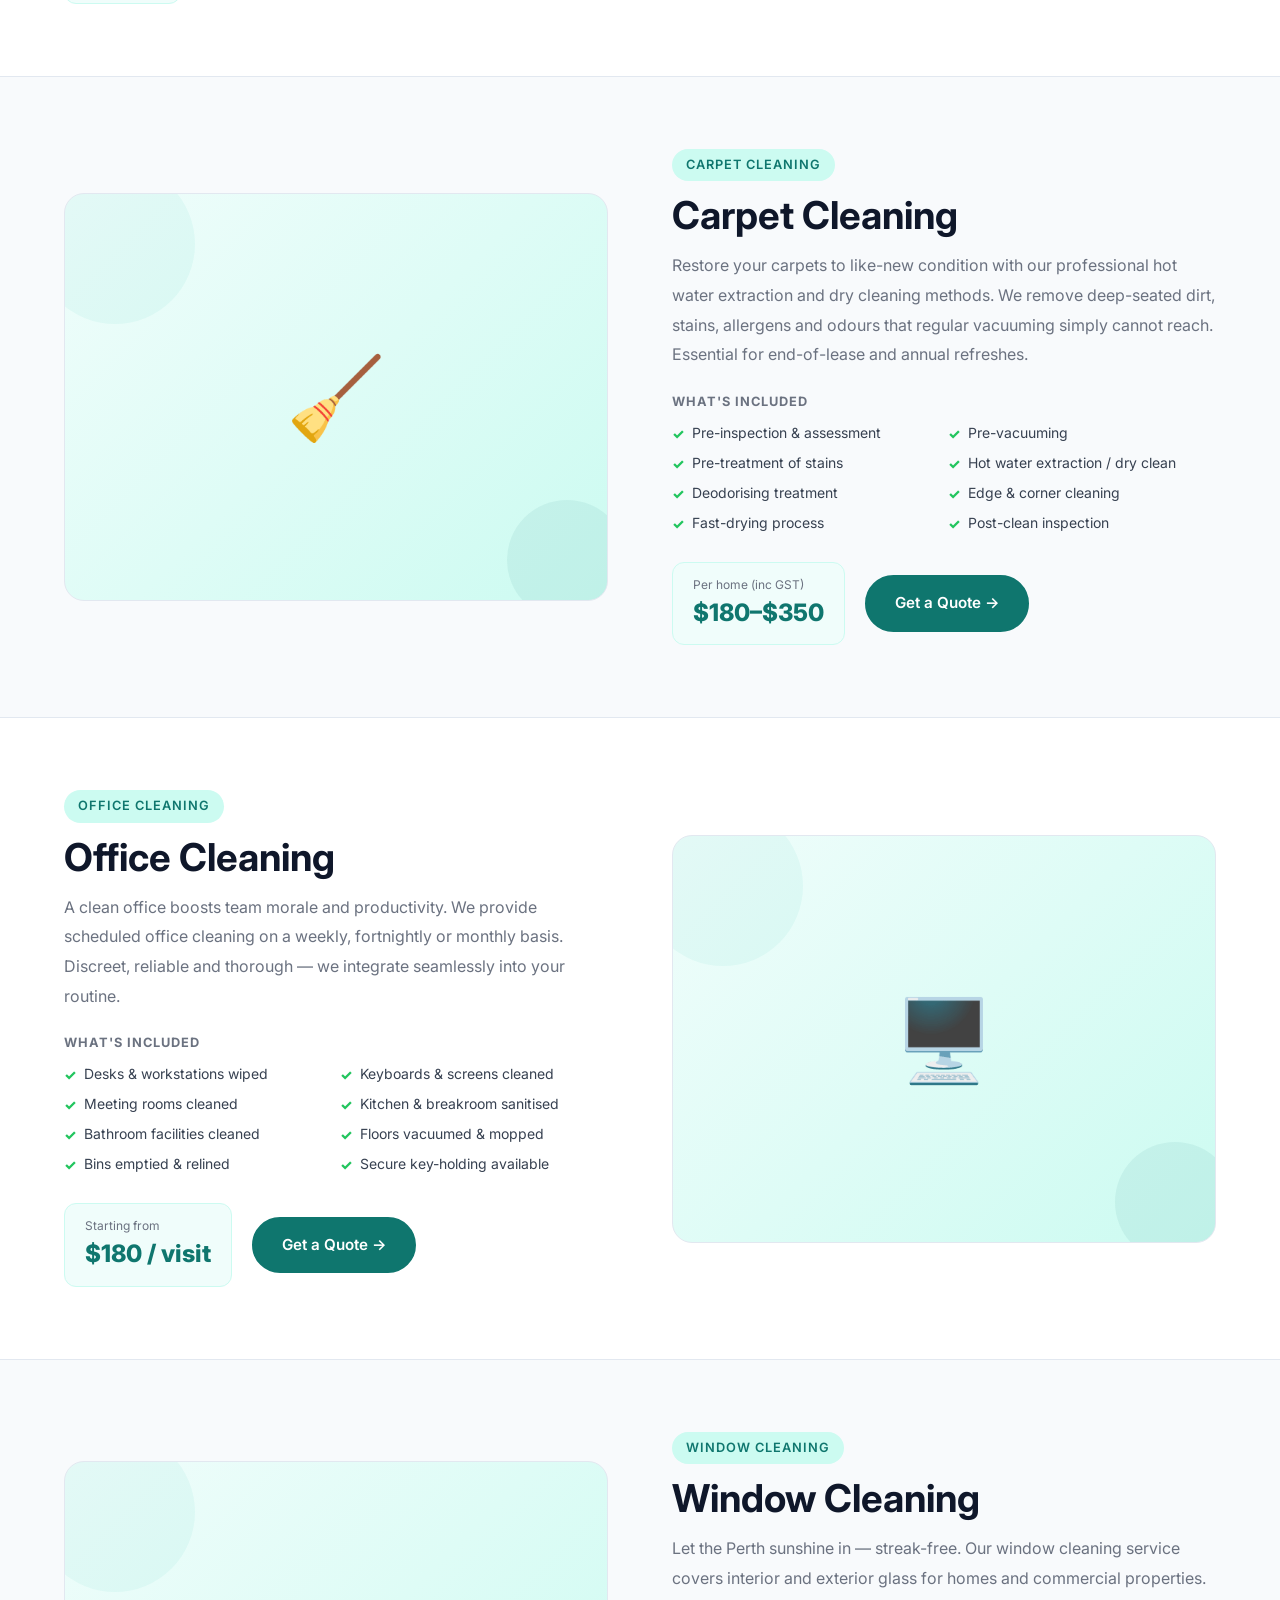
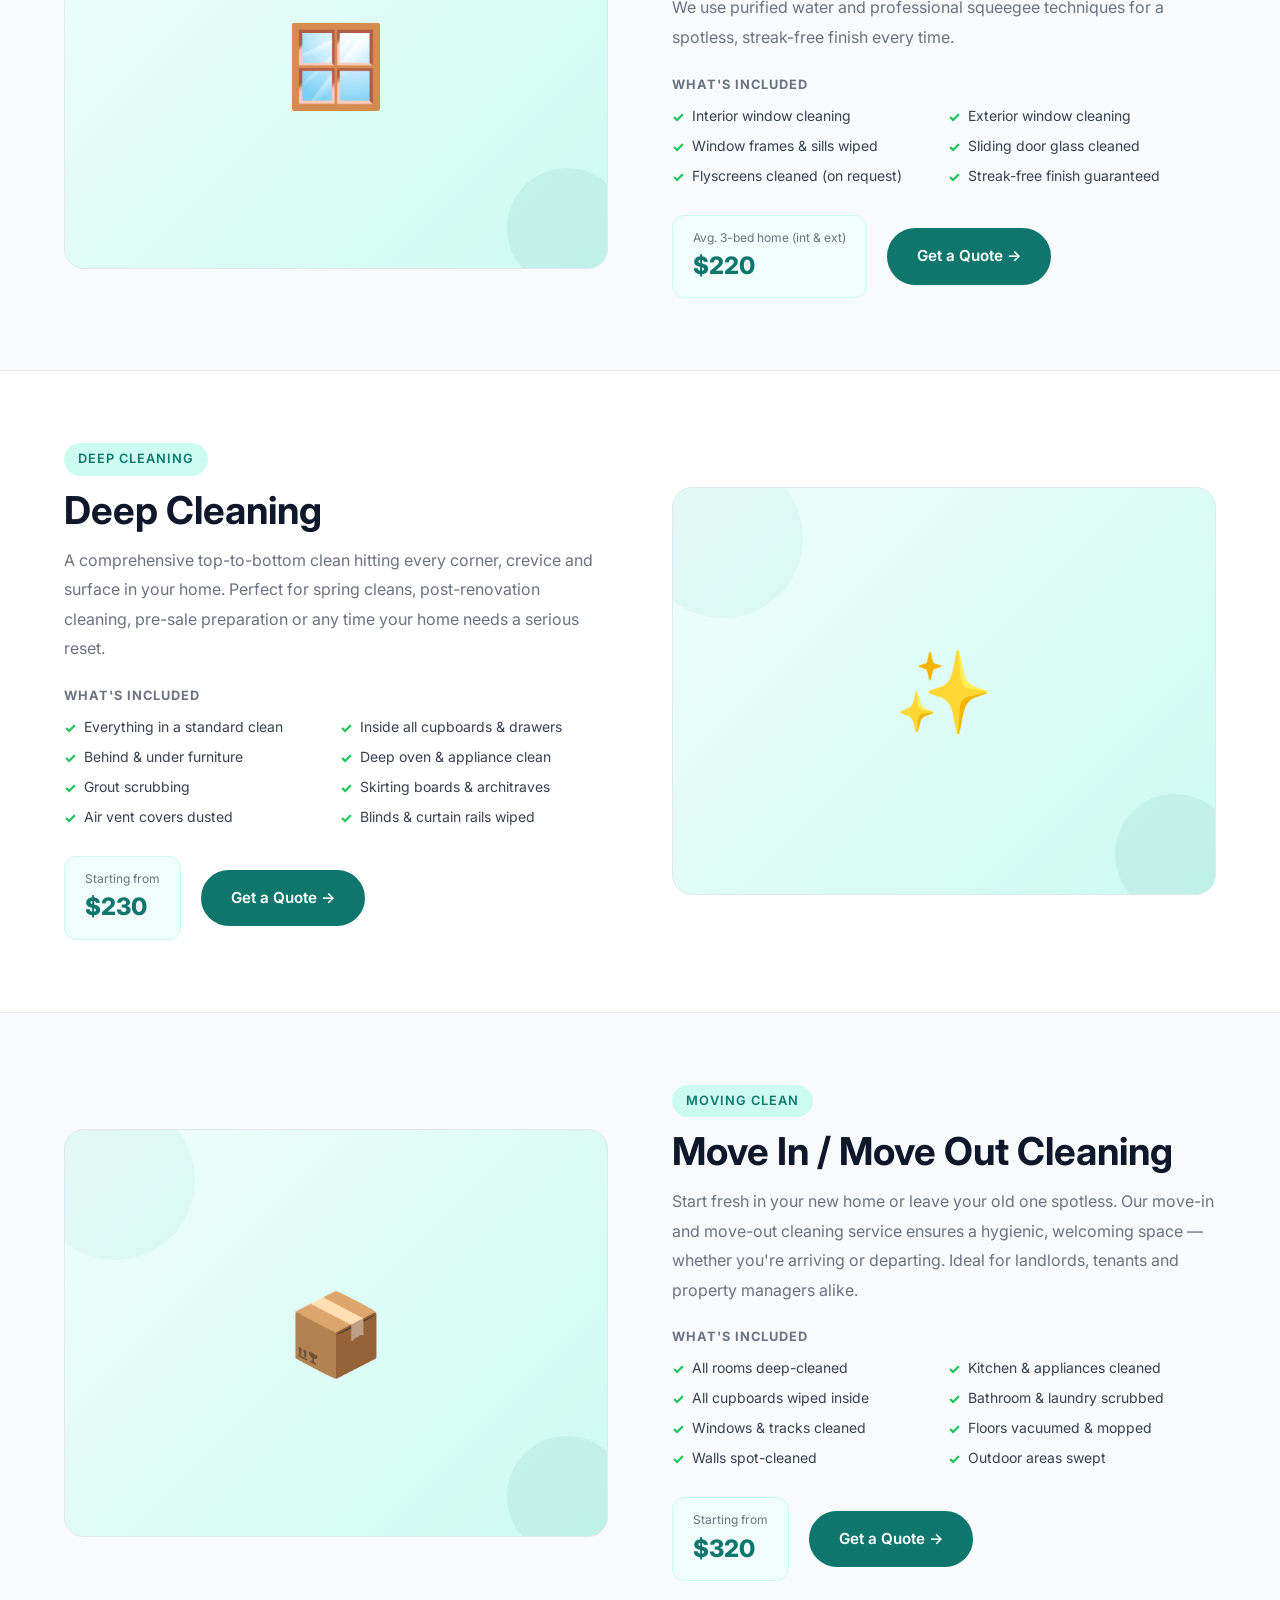
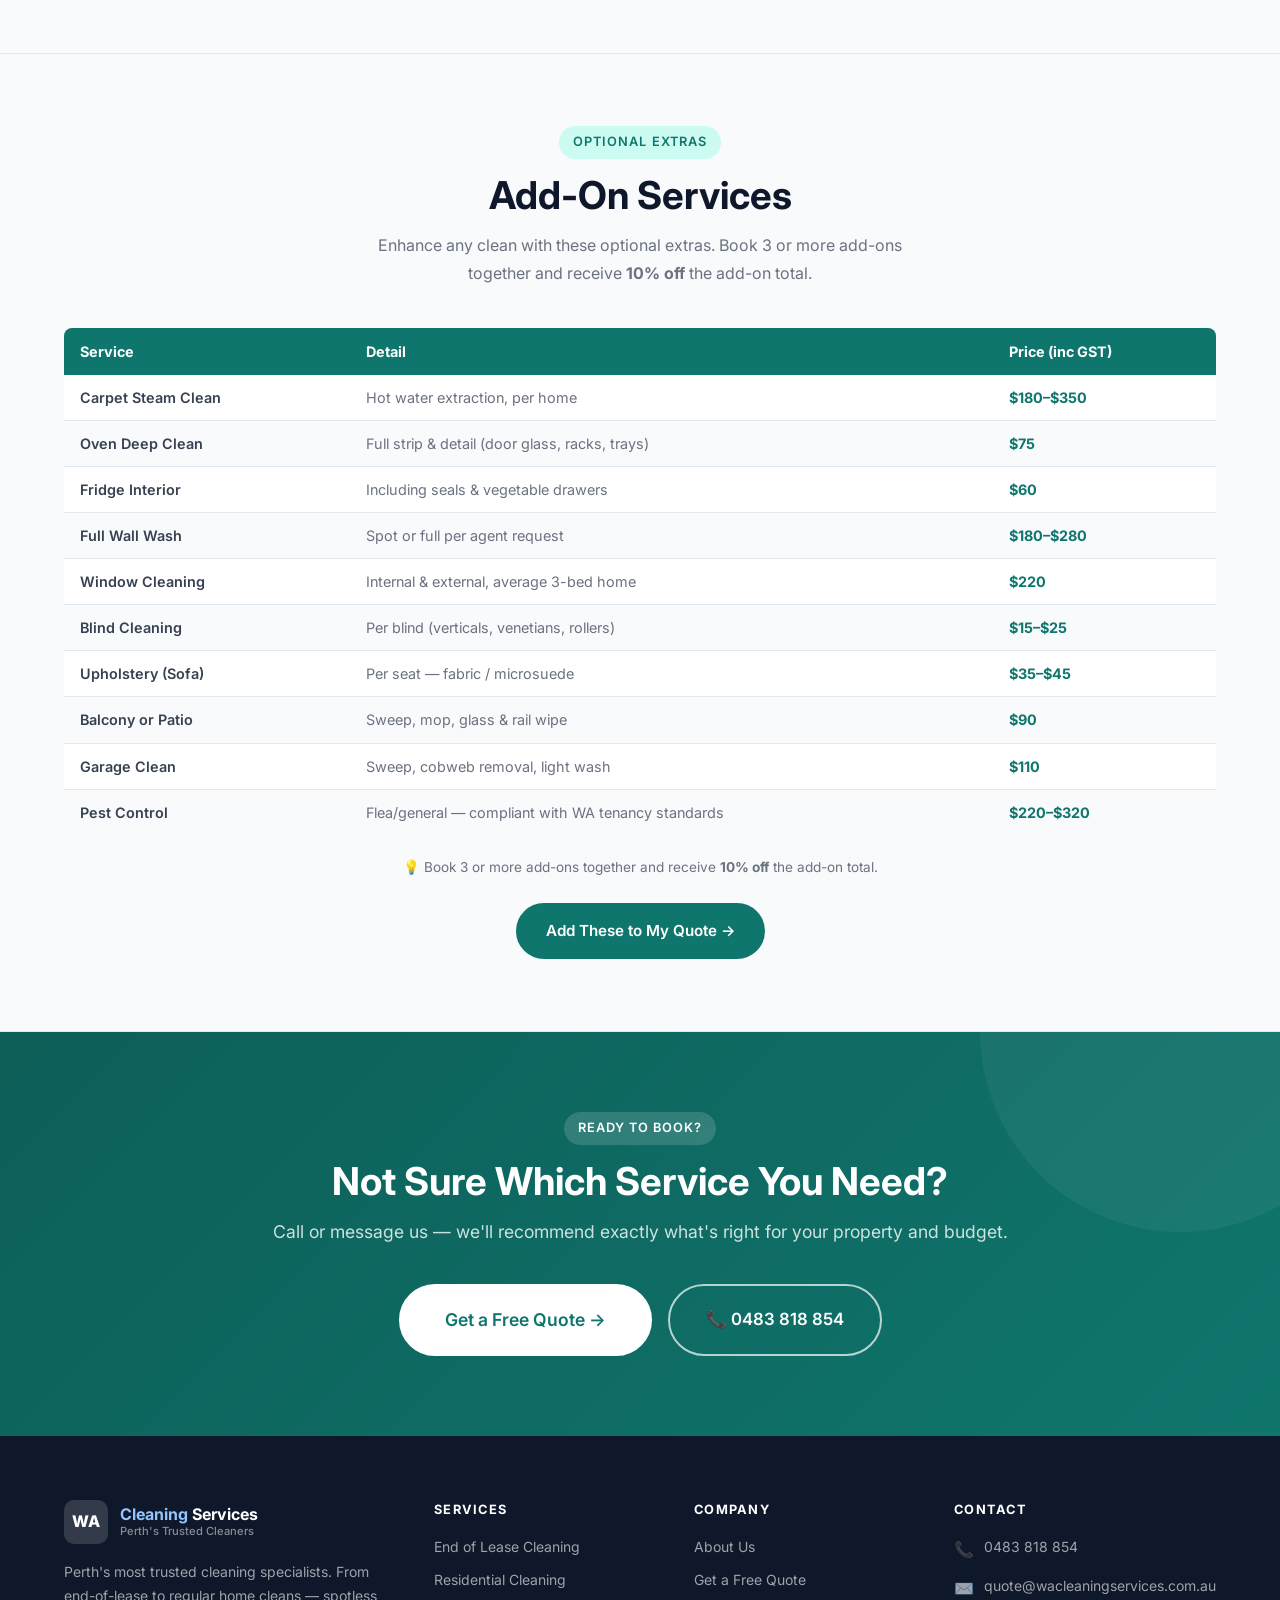
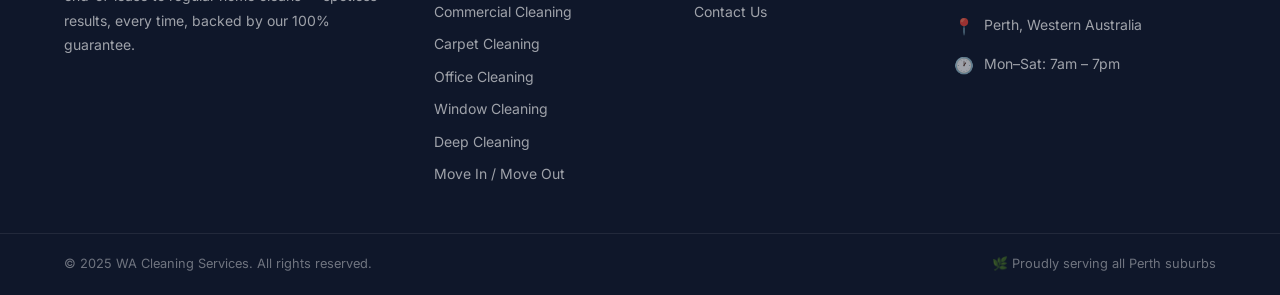
<file: services.html>
<!DOCTYPE html>
<html lang="en">
<head>
  <meta charset="UTF-8" />
  <meta name="viewport" content="width=device-width, initial-scale=1.0" />
  <title>Our Services | WA Cleaning Services Perth</title>
  <meta name="description" content="Full range of professional cleaning services in Perth — end of lease, residential, commercial, carpet, window, office and deep cleaning. Free quotes available." />
  <link rel="preconnect" href="https://fonts.googleapis.com" />
  <link rel="preconnect" href="https://fonts.gstatic.com" crossorigin />
  <link href="https://fonts.googleapis.com/css2?family=Inter:wght@400;500;600;700;800&display=swap" rel="stylesheet" />
  <link rel="stylesheet" href="css/style.css" />
  <link rel="icon" href="data:image/svg+xml,<svg xmlns='http://www.w3.org/2000/svg' viewBox='0 0 100 100'><rect width='100' height='100' rx='20' fill='%231e40af'/><text y='72' x='50' text-anchor='middle' font-size='52' font-weight='900' font-family='Inter,sans-serif' fill='white'>WA</text></svg>" />
  <style>
    .service-detail { padding: 72px 0; border-bottom: 1px solid var(--border); }
    .service-detail:last-child { border-bottom: none; }
    .service-detail-inner { display: grid; grid-template-columns: 1fr 1fr; gap: 64px; align-items: center; }
    .service-detail-inner.flip { direction: rtl; }
    .service-detail-inner.flip > * { direction: ltr; }
    .service-visual {
      border-radius: var(--radius-lg);
      background: linear-gradient(135deg, var(--accent-xlight) 0%, var(--accent-light) 100%);
      aspect-ratio: 4/3;
      display: flex; align-items: center; justify-content: center;
      font-size: 5rem;
      border: 1px solid var(--border);
      position: relative;
      overflow: hidden;
    }
    .service-visual::after {
      content: '';
      position: absolute;
      bottom: -20px; right: -20px;
      width: 120px; height: 120px;
      background: var(--primary);
      opacity: .07;
      border-radius: 50%;
    }
    .service-visual::before {
      content: '';
      position: absolute;
      top: -30px; left: -30px;
      width: 160px; height: 160px;
      background: var(--secondary);
      opacity: .06;
      border-radius: 50%;
    }
    .service-detail-content h2 { margin-bottom: 12px; }
    .service-detail-content .section-tag { margin-bottom: 10px; }
    .service-detail-content p { color: var(--text-light); line-height: 1.85; margin-bottom: 20px; }
    .includes-section { margin: 24px 0; }
    .includes-section h4 { font-size: .8rem; text-transform: uppercase; letter-spacing: .08em; color: var(--text-light); margin-bottom: 12px; font-weight: 700; }
    .includes-list { display: grid; grid-template-columns: 1fr 1fr; gap: 8px; }
    .includes-list li { display: flex; align-items: flex-start; gap: 8px; font-size: .875rem; color: var(--text); line-height: 1.5; }
    .includes-list li::before { content: '✓'; color: #22c55e; font-weight: 800; flex-shrink: 0; margin-top: 1px; }
    .price-cta { display: flex; align-items: center; gap: 20px; margin-top: 28px; flex-wrap: wrap; }
    .price-tag { background: var(--accent-xlight); border: 1px solid var(--accent-light); border-radius: var(--radius); padding: 12px 20px; }
    .price-tag span { display: block; font-size: .75rem; color: var(--text-light); }
    .price-tag strong { font-size: 1.5rem; color: var(--primary); font-weight: 800; }
    @media (max-width: 768px) {
      .service-detail-inner { grid-template-columns: 1fr; gap: 32px; }
      .service-detail-inner.flip { direction: ltr; }
      .includes-list { grid-template-columns: 1fr; }
    }
  </style>
</head>
<body>

  <!-- Announcement Bar -->
  <div class="announce-bar">
    ✓ Fully Insured &amp; Police Checked <span>|</span>
    ✓ 100% Bond Back Guarantee <span>|</span>
    📞 <a href="tel:0483818854">0483 818 854</a>
  </div>

  <!-- Navbar -->
  <nav class="navbar">
    <div class="container navbar-inner">
      <a href="index.html" class="logo">
        <div class="logo-badge">WA</div>
        <div class="logo-text">
          <span class="logo-name"><span>Cleaning</span> Services</span>
          <span class="logo-tagline">Perth's Trusted Cleaners</span>
        </div>
      </a>
      <ul class="nav-links">
        <li><a href="index.html" class="nav-link">Home</a></li>
        <li class="nav-item">
          <a href="services.html" class="nav-link active">Services <span class="chevron">▾</span></a>
          <div class="dropdown">
            <a href="#end-of-lease">End of Lease <span class="dropdown-badge">Our #1</span></a>
            <a href="#residential">Residential Cleaning</a>
            <a href="#commercial">Commercial Cleaning</a>
            <a href="#carpet">Carpet Cleaning</a>
            <a href="#office">Office Cleaning</a>
            <a href="#windows">Window Cleaning</a>
            <a href="#deep">Deep Cleaning</a>
            <a href="#move">Move In / Move Out</a>
          </div>
        </li>
        <li><a href="about.html" class="nav-link">About</a></li>
        <li><a href="contact.html" class="nav-link">Contact</a></li>
        <div class="nav-right">
          <a href="tel:0483818854" class="nav-phone">📞 0483 818 854</a>
          <a href="quote.html" class="btn btn-primary btn-sm">Free Quote</a>
        </div>
      </ul>
      <button class="nav-toggle" aria-label="Open menu"><span></span><span></span><span></span></button>
    </div>
  </nav>

  <!-- Page Hero -->
  <div class="page-hero">
    <div class="container">
      <div class="breadcrumb"><a href="index.html">Home</a> <span>/</span> Services</div>
      <h1>Our Cleaning Services</h1>
      <p>Professional, insured and guaranteed cleaning across all Perth suburbs.</p>
    </div>
  </div>

  <!-- Services Nav Anchors -->
  <div style="background:#fff; border-bottom:1px solid var(--border); position:sticky; top:72px; z-index:100; overflow-x:auto;">
    <div class="container" style="display:flex; gap:0; white-space:nowrap; padding-top:0; padding-bottom:0;">
      <a href="#end-of-lease" style="padding:14px 16px; font-size:.85rem; font-weight:600; color:var(--text); border-bottom:2px solid transparent; transition:all .2s; display:inline-block; text-decoration:none;">🏠 End of Lease</a>
      <a href="#residential"  style="padding:14px 16px; font-size:.85rem; font-weight:600; color:var(--text); border-bottom:2px solid transparent; transition:all .2s; display:inline-block; text-decoration:none;">🛋️ Residential</a>
      <a href="#commercial"   style="padding:14px 16px; font-size:.85rem; font-weight:600; color:var(--text); border-bottom:2px solid transparent; transition:all .2s; display:inline-block; text-decoration:none;">🏢 Commercial</a>
      <a href="#carpet"       style="padding:14px 16px; font-size:.85rem; font-weight:600; color:var(--text); border-bottom:2px solid transparent; transition:all .2s; display:inline-block; text-decoration:none;">🧹 Carpet</a>
      <a href="#office"       style="padding:14px 16px; font-size:.85rem; font-weight:600; color:var(--text); border-bottom:2px solid transparent; transition:all .2s; display:inline-block; text-decoration:none;">🖥️ Office</a>
      <a href="#windows"      style="padding:14px 16px; font-size:.85rem; font-weight:600; color:var(--text); border-bottom:2px solid transparent; transition:all .2s; display:inline-block; text-decoration:none;">🪟 Windows</a>
      <a href="#deep"         style="padding:14px 16px; font-size:.85rem; font-weight:600; color:var(--text); border-bottom:2px solid transparent; transition:all .2s; display:inline-block; text-decoration:none;">✨ Deep Clean</a>
      <a href="#move"         style="padding:14px 16px; font-size:.85rem; font-weight:600; color:var(--text); border-bottom:2px solid transparent; transition:all .2s; display:inline-block; text-decoration:none;">📦 Move In/Out</a>
    </div>
  </div>

  <div class="container" style="padding-top:16px; padding-bottom:16px;">
    <div style="background:var(--accent-xlight); border:1px solid var(--accent-light); border-radius:var(--radius); padding:16px 24px; display:flex; align-items:center; gap:16px; flex-wrap:wrap;">
      <span style="font-size:1.3rem;">🏆</span>
      <div>
        <strong style="color:var(--primary); display:block;">End of Lease is our #1 speciality</strong>
        <span style="font-size:.875rem; color:var(--text-light);">100% bond back guarantee — if your agent isn't satisfied, we come back and re-clean free.</span>
      </div>
      <a href="quote.html" class="btn btn-primary btn-sm" style="margin-left:auto;">Get a Quote →</a>
    </div>
  </div>

  <!-- ── END OF LEASE ── -->
  <section class="service-detail" id="end-of-lease">
    <div class="container">
      <div class="service-detail-inner">
        <div class="service-detail-content fade-in-left">
          <div class="section-tag">Our Speciality ★</div>
          <h2>End of Lease Cleaning</h2>
          <p>Moving out is stressful enough — let us handle the clean so you can focus on your next chapter. Our end-of-lease clean is the most comprehensive in Perth, meeting the exact standards required by real estate agents and property managers to ensure your full bond is returned.</p>
          <p>We follow the REIWA (Real Estate Institute of WA) checklist for every property, leaving absolutely nothing to chance.</p>
          <div class="includes-section">
            <h4>What's included</h4>
            <ul class="includes-list">
              <li>All rooms vacuumed &amp; mopped</li>
              <li>Oven deep-cleaned inside &amp; out</li>
              <li>Stovetop &amp; rangehood degreased</li>
              <li>Fridge cleaned inside &amp; out</li>
              <li>All cupboards wiped inside &amp; out</li>
              <li>Bathrooms scrubbed &amp; sanitised</li>
              <li>Toilets cleaned &amp; disinfected</li>
              <li>Shower screens descaled</li>
              <li>Mirrors &amp; glass surfaces polished</li>
              <li>Skirting boards &amp; door frames wiped</li>
              <li>Light switches &amp; power points cleaned</li>
              <li>Window sills &amp; tracks cleaned</li>
              <li>Cobwebs removed throughout</li>
              <li>Walls spot-cleaned</li>
              <li>Garage swept (if applicable)</li>
              <li>Balcony/patio swept (if applicable)</li>
            </ul>
          </div>
          <div class="includes-section" style="margin-top:24px;">
            <h4>Pricing by property size (inc. GST)</h4>
            <div style="overflow-x:auto;">
              <table style="width:100%;border-collapse:collapse;font-size:.85rem;margin-top:8px;">
                <thead>
                  <tr style="background:var(--primary);color:#fff;text-align:left;">
                    <th style="padding:9px 12px;border-radius:8px 0 0 0;">Property Size</th>
                    <th style="padding:9px 12px;">Duration</th>
                    <th style="padding:9px 12px;border-radius:0 8px 0 0;">From (inc GST)</th>
                  </tr>
                </thead>
                <tbody>
                  <tr style="background:var(--bg-alt);"><td style="padding:8px 12px;border-bottom:1px solid var(--border);">Studio / 1 bed · 1 bath</td><td style="padding:8px 12px;border-bottom:1px solid var(--border);color:var(--text-light);">4–6 hrs</td><td style="padding:8px 12px;border-bottom:1px solid var(--border);font-weight:700;color:var(--primary);">$320</td></tr>
                  <tr><td style="padding:8px 12px;border-bottom:1px solid var(--border);">2 bed · 1 bath</td><td style="padding:8px 12px;border-bottom:1px solid var(--border);color:var(--text-light);">6–8 hrs</td><td style="padding:8px 12px;border-bottom:1px solid var(--border);font-weight:700;color:var(--primary);">$420</td></tr>
                  <tr style="background:var(--bg-alt);"><td style="padding:8px 12px;border-bottom:1px solid var(--border);">2 bed · 2 bath</td><td style="padding:8px 12px;border-bottom:1px solid var(--border);color:var(--text-light);">7–9 hrs</td><td style="padding:8px 12px;border-bottom:1px solid var(--border);font-weight:700;color:var(--primary);">$480</td></tr>
                  <tr><td style="padding:8px 12px;border-bottom:1px solid var(--border);">3 bed · 2 bath</td><td style="padding:8px 12px;border-bottom:1px solid var(--border);color:var(--text-light);">8–10 hrs</td><td style="padding:8px 12px;border-bottom:1px solid var(--border);font-weight:700;color:var(--primary);">$560</td></tr>
                  <tr style="background:var(--bg-alt);"><td style="padding:8px 12px;border-bottom:1px solid var(--border);">4 bed · 2 bath</td><td style="padding:8px 12px;border-bottom:1px solid var(--border);color:var(--text-light);">10–14 hrs</td><td style="padding:8px 12px;border-bottom:1px solid var(--border);font-weight:700;color:var(--primary);">$720</td></tr>
                  <tr><td style="padding:8px 12px;border-bottom:1px solid var(--border);">5 bed · 3 bath</td><td style="padding:8px 12px;border-bottom:1px solid var(--border);color:var(--text-light);">14–18 hrs</td><td style="padding:8px 12px;border-bottom:1px solid var(--border);font-weight:700;color:var(--primary);">$950</td></tr>
                  <tr style="background:var(--bg-alt);"><td style="padding:8px 12px;border-bottom:1px solid var(--border);">6 bed · 4 bath</td><td style="padding:8px 12px;border-bottom:1px solid var(--border);color:var(--text-light);">16–22 hrs</td><td style="padding:8px 12px;border-bottom:1px solid var(--border);font-weight:700;color:var(--primary);">$1,200</td></tr>
                  <tr><td style="padding:8px 12px;">7 bed · 5 bath</td><td style="padding:8px 12px;color:var(--text-light);">20–28 hrs</td><td style="padding:8px 12px;font-weight:700;color:var(--primary);">$1,500</td></tr>
                </tbody>
              </table>
            </div>
          </div>
          <div class="price-cta">
            <div class="price-tag">
              <span>Starting from</span>
              <strong>$320</strong>
            </div>
            <a href="quote.html" class="btn btn-primary">Get a Free Quote →</a>
            <a href="tel:0483818854" class="btn btn-outline">📞 Call Now</a>
          </div>
        </div>
        <div class="service-visual fade-in-right">🏠</div>
      </div>
    </div>
  </section>

  <!-- ── RESIDENTIAL ── -->
  <section class="service-detail section-alt" id="residential">
    <div class="container">
      <div class="service-detail-inner flip">
        <div class="service-detail-content fade-in-right">
          <div class="section-tag">Home Cleaning</div>
          <h2>Residential Cleaning</h2>
          <p>Keep your home consistently clean with our flexible residential cleaning service. Choose from a weekly, fortnightly or monthly schedule — or book a one-off clean whenever you need it. We adapt to your lifestyle and your home's specific needs.</p>
          <p>Our cleaners are background-checked, trained and consistent — you'll often get the same trusted cleaner each visit.</p>
          <div class="includes-section">
            <h4>What's included</h4>
            <ul class="includes-list">
              <li>All living areas vacuumed</li>
              <li>Hard floors mopped</li>
              <li>Kitchen surfaces wiped down</li>
              <li>Sink &amp; taps scrubbed</li>
              <li>Stovetop cleaned</li>
              <li>Bathrooms cleaned &amp; sanitised</li>
              <li>Toilets disinfected</li>
              <li>Mirrors polished</li>
              <li>Beds made (linen change optional)</li>
              <li>Rubbish bins emptied</li>
              <li>Cobwebs removed</li>
              <li>Dusting throughout</li>
            </ul>
          </div>
          <div class="price-cta">
            <div class="price-tag"><span>Fortnightly from</span><strong>$140</strong></div>
            <div class="price-tag"><span>One-off deep from</span><strong>$230</strong></div>
            <a href="quote.html" class="btn btn-primary">Get a Quote →</a>
          </div>
        </div>
        <div class="service-visual fade-in-left">🛋️</div>
      </div>
    </div>
  </section>

  <!-- ── COMMERCIAL ── -->
  <section class="service-detail" id="commercial">
    <div class="container">
      <div class="service-detail-inner">
        <div class="service-detail-content fade-in-left">
          <div class="section-tag">Business Cleaning</div>
          <h2>Commercial Cleaning</h2>
          <p>A clean business makes a powerful first impression. We provide reliable commercial cleaning for retail shops, restaurants, medical practices, showrooms, warehouses and more. After-hours cleaning available so we never disrupt your operations.</p>
          <div class="includes-section">
            <h4>What's included</h4>
            <ul class="includes-list">
              <li>Reception &amp; common areas</li>
              <li>Hard floor cleaning &amp; mopping</li>
              <li>Carpet vacuuming</li>
              <li>Bathroom &amp; kitchen facilities</li>
              <li>Surface disinfection</li>
              <li>Bin removal &amp; replacement</li>
              <li>Glass doors &amp; partitions cleaned</li>
              <li>After-hours scheduling available</li>
            </ul>
          </div>
          <div class="price-cta">
            <div class="price-tag"><span>Starting from</span><strong>$200</strong></div>
            <a href="quote.html" class="btn btn-primary">Get a Quote →</a>
          </div>
        </div>
        <div class="service-visual fade-in-right">🏢</div>
      </div>
    </div>
  </section>

  <!-- ── CARPET ── -->
  <section class="service-detail section-alt" id="carpet">
    <div class="container">
      <div class="service-detail-inner flip">
        <div class="service-detail-content fade-in-right">
          <div class="section-tag">Carpet Cleaning</div>
          <h2>Carpet Cleaning</h2>
          <p>Restore your carpets to like-new condition with our professional hot water extraction and dry cleaning methods. We remove deep-seated dirt, stains, allergens and odours that regular vacuuming simply cannot reach. Essential for end-of-lease and annual refreshes.</p>
          <div class="includes-section">
            <h4>What's included</h4>
            <ul class="includes-list">
              <li>Pre-inspection &amp; assessment</li>
              <li>Pre-vacuuming</li>
              <li>Pre-treatment of stains</li>
              <li>Hot water extraction / dry clean</li>
              <li>Deodorising treatment</li>
              <li>Edge &amp; corner cleaning</li>
              <li>Fast-drying process</li>
              <li>Post-clean inspection</li>
            </ul>
          </div>
          <div class="price-cta">
            <div class="price-tag"><span>Per home (inc GST)</span><strong>$180–$350</strong></div>
            <a href="quote.html" class="btn btn-primary">Get a Quote →</a>
          </div>
        </div>
        <div class="service-visual fade-in-left">🧹</div>
      </div>
    </div>
  </section>

  <!-- ── OFFICE ── -->
  <section class="service-detail" id="office">
    <div class="container">
      <div class="service-detail-inner">
        <div class="service-detail-content fade-in-left">
          <div class="section-tag">Office Cleaning</div>
          <h2>Office Cleaning</h2>
          <p>A clean office boosts team morale and productivity. We provide scheduled office cleaning on a weekly, fortnightly or monthly basis. Discreet, reliable and thorough — we integrate seamlessly into your routine.</p>
          <div class="includes-section">
            <h4>What's included</h4>
            <ul class="includes-list">
              <li>Desks &amp; workstations wiped</li>
              <li>Keyboards &amp; screens cleaned</li>
              <li>Meeting rooms cleaned</li>
              <li>Kitchen &amp; breakroom sanitised</li>
              <li>Bathroom facilities cleaned</li>
              <li>Floors vacuumed &amp; mopped</li>
              <li>Bins emptied &amp; relined</li>
              <li>Secure key-holding available</li>
            </ul>
          </div>
          <div class="price-cta">
            <div class="price-tag"><span>Starting from</span><strong>$180 / visit</strong></div>
            <a href="quote.html" class="btn btn-primary">Get a Quote →</a>
          </div>
        </div>
        <div class="service-visual fade-in-right">🖥️</div>
      </div>
    </div>
  </section>

  <!-- ── WINDOWS ── -->
  <section class="service-detail section-alt" id="windows">
    <div class="container">
      <div class="service-detail-inner flip">
        <div class="service-detail-content fade-in-right">
          <div class="section-tag">Window Cleaning</div>
          <h2>Window Cleaning</h2>
          <p>Let the Perth sunshine in — streak-free. Our window cleaning service covers interior and exterior glass for homes and commercial properties. We use purified water and professional squeegee techniques for a spotless, streak-free finish every time.</p>
          <div class="includes-section">
            <h4>What's included</h4>
            <ul class="includes-list">
              <li>Interior window cleaning</li>
              <li>Exterior window cleaning</li>
              <li>Window frames &amp; sills wiped</li>
              <li>Sliding door glass cleaned</li>
              <li>Flyscreens cleaned (on request)</li>
              <li>Streak-free finish guaranteed</li>
            </ul>
          </div>
          <div class="price-cta">
            <div class="price-tag"><span>Avg. 3-bed home (int &amp; ext)</span><strong>$220</strong></div>
            <a href="quote.html" class="btn btn-primary">Get a Quote →</a>
          </div>
        </div>
        <div class="service-visual fade-in-left">🪟</div>
      </div>
    </div>
  </section>

  <!-- ── DEEP CLEAN ── -->
  <section class="service-detail" id="deep">
    <div class="container">
      <div class="service-detail-inner">
        <div class="service-detail-content fade-in-left">
          <div class="section-tag">Deep Cleaning</div>
          <h2>Deep Cleaning</h2>
          <p>A comprehensive top-to-bottom clean hitting every corner, crevice and surface in your home. Perfect for spring cleans, post-renovation cleaning, pre-sale preparation or any time your home needs a serious reset.</p>
          <div class="includes-section">
            <h4>What's included</h4>
            <ul class="includes-list">
              <li>Everything in a standard clean</li>
              <li>Inside all cupboards &amp; drawers</li>
              <li>Behind &amp; under furniture</li>
              <li>Deep oven &amp; appliance clean</li>
              <li>Grout scrubbing</li>
              <li>Skirting boards &amp; architraves</li>
              <li>Air vent covers dusted</li>
              <li>Blinds &amp; curtain rails wiped</li>
            </ul>
          </div>
          <div class="price-cta">
            <div class="price-tag"><span>Starting from</span><strong>$230</strong></div>
            <a href="quote.html" class="btn btn-primary">Get a Quote →</a>
          </div>
        </div>
        <div class="service-visual fade-in-right">✨</div>
      </div>
    </div>
  </section>

  <!-- ── MOVE IN/OUT ── -->
  <section class="service-detail section-alt" id="move">
    <div class="container">
      <div class="service-detail-inner flip">
        <div class="service-detail-content fade-in-right">
          <div class="section-tag">Moving Clean</div>
          <h2>Move In / Move Out Cleaning</h2>
          <p>Start fresh in your new home or leave your old one spotless. Our move-in and move-out cleaning service ensures a hygienic, welcoming space — whether you're arriving or departing. Ideal for landlords, tenants and property managers alike.</p>
          <div class="includes-section">
            <h4>What's included</h4>
            <ul class="includes-list">
              <li>All rooms deep-cleaned</li>
              <li>Kitchen &amp; appliances cleaned</li>
              <li>All cupboards wiped inside</li>
              <li>Bathroom &amp; laundry scrubbed</li>
              <li>Windows &amp; tracks cleaned</li>
              <li>Floors vacuumed &amp; mopped</li>
              <li>Walls spot-cleaned</li>
              <li>Outdoor areas swept</li>
            </ul>
          </div>
          <div class="price-cta">
            <div class="price-tag"><span>Starting from</span><strong>$320</strong></div>
            <a href="quote.html" class="btn btn-primary">Get a Quote →</a>
          </div>
        </div>
        <div class="service-visual fade-in-left">📦</div>
      </div>
    </div>
  </section>

  <!-- ── ADD-ONS ── -->
  <section class="service-detail" id="addons" style="background:var(--bg-alt);">
    <div class="container">
      <div style="text-align:center; margin-bottom:40px;">
        <div class="section-tag">Optional Extras</div>
        <h2>Add-On Services</h2>
        <p style="color:var(--text-light); max-width:560px; margin:12px auto 0;">Enhance any clean with these optional extras. Book 3 or more add-ons together and receive <strong>10% off</strong> the add-on total.</p>
      </div>
      <div style="overflow-x:auto;">
        <table style="width:100%;border-collapse:collapse;font-size:.9rem;">
          <thead>
            <tr style="background:var(--primary);color:#fff;text-align:left;">
              <th style="padding:12px 16px;border-radius:8px 0 0 0;">Service</th>
              <th style="padding:12px 16px;">Detail</th>
              <th style="padding:12px 16px;border-radius:0 8px 0 0;">Price (inc GST)</th>
            </tr>
          </thead>
          <tbody>
            <tr style="background:#fff;"><td style="padding:11px 16px;border-bottom:1px solid var(--border);font-weight:600;">Carpet Steam Clean</td><td style="padding:11px 16px;border-bottom:1px solid var(--border);color:var(--text-light);">Hot water extraction, per home</td><td style="padding:11px 16px;border-bottom:1px solid var(--border);font-weight:700;color:var(--primary);">$180–$350</td></tr>
            <tr style="background:var(--bg-alt);"><td style="padding:11px 16px;border-bottom:1px solid var(--border);font-weight:600;">Oven Deep Clean</td><td style="padding:11px 16px;border-bottom:1px solid var(--border);color:var(--text-light);">Full strip &amp; detail (door glass, racks, trays)</td><td style="padding:11px 16px;border-bottom:1px solid var(--border);font-weight:700;color:var(--primary);">$75</td></tr>
            <tr style="background:#fff;"><td style="padding:11px 16px;border-bottom:1px solid var(--border);font-weight:600;">Fridge Interior</td><td style="padding:11px 16px;border-bottom:1px solid var(--border);color:var(--text-light);">Including seals &amp; vegetable drawers</td><td style="padding:11px 16px;border-bottom:1px solid var(--border);font-weight:700;color:var(--primary);">$60</td></tr>
            <tr style="background:var(--bg-alt);"><td style="padding:11px 16px;border-bottom:1px solid var(--border);font-weight:600;">Full Wall Wash</td><td style="padding:11px 16px;border-bottom:1px solid var(--border);color:var(--text-light);">Spot or full per agent request</td><td style="padding:11px 16px;border-bottom:1px solid var(--border);font-weight:700;color:var(--primary);">$180–$280</td></tr>
            <tr style="background:#fff;"><td style="padding:11px 16px;border-bottom:1px solid var(--border);font-weight:600;">Window Cleaning</td><td style="padding:11px 16px;border-bottom:1px solid var(--border);color:var(--text-light);">Internal &amp; external, average 3-bed home</td><td style="padding:11px 16px;border-bottom:1px solid var(--border);font-weight:700;color:var(--primary);">$220</td></tr>
            <tr style="background:var(--bg-alt);"><td style="padding:11px 16px;border-bottom:1px solid var(--border);font-weight:600;">Blind Cleaning</td><td style="padding:11px 16px;border-bottom:1px solid var(--border);color:var(--text-light);">Per blind (verticals, venetians, rollers)</td><td style="padding:11px 16px;border-bottom:1px solid var(--border);font-weight:700;color:var(--primary);">$15–$25</td></tr>
            <tr style="background:#fff;"><td style="padding:11px 16px;border-bottom:1px solid var(--border);font-weight:600;">Upholstery (Sofa)</td><td style="padding:11px 16px;border-bottom:1px solid var(--border);color:var(--text-light);">Per seat — fabric / microsuede</td><td style="padding:11px 16px;border-bottom:1px solid var(--border);font-weight:700;color:var(--primary);">$35–$45</td></tr>
            <tr style="background:var(--bg-alt);"><td style="padding:11px 16px;border-bottom:1px solid var(--border);font-weight:600;">Balcony or Patio</td><td style="padding:11px 16px;border-bottom:1px solid var(--border);color:var(--text-light);">Sweep, mop, glass &amp; rail wipe</td><td style="padding:11px 16px;border-bottom:1px solid var(--border);font-weight:700;color:var(--primary);">$90</td></tr>
            <tr style="background:#fff;"><td style="padding:11px 16px;border-bottom:1px solid var(--border);font-weight:600;">Garage Clean</td><td style="padding:11px 16px;border-bottom:1px solid var(--border);color:var(--text-light);">Sweep, cobweb removal, light wash</td><td style="padding:11px 16px;border-bottom:1px solid var(--border);font-weight:700;color:var(--primary);">$110</td></tr>
            <tr style="background:var(--bg-alt);"><td style="padding:11px 16px;font-weight:600;">Pest Control</td><td style="padding:11px 16px;color:var(--text-light);">Flea/general — compliant with WA tenancy standards</td><td style="padding:11px 16px;font-weight:700;color:var(--primary);">$220–$320</td></tr>
          </tbody>
        </table>
      </div>
      <p style="text-align:center; margin-top:20px; font-size:.85rem; color:var(--text-light);">💡 Book 3 or more add-ons together and receive <strong>10% off</strong> the add-on total.</p>
      <div style="text-align:center; margin-top:24px;">
        <a href="quote.html" class="btn btn-primary">Add These to My Quote →</a>
      </div>
    </div>
  </section>

  <!-- CTA Banner -->
  <section class="cta-banner">
    <div class="container">
      <div class="section-tag" style="background:rgba(255,255,255,.15);color:#fff;">Ready to Book?</div>
      <h2>Not Sure Which Service You Need?</h2>
      <p>Call or message us — we'll recommend exactly what's right for your property and budget.</p>
      <div class="cta-btns">
        <a href="quote.html" class="btn btn-white btn-xl">Get a Free Quote →</a>
        <a href="tel:0483818854" class="btn btn-outline-white btn-lg">📞 0483 818 854</a>
      </div>
    </div>
  </section>

  <!-- Footer -->
  <footer class="footer">
    <div class="container">
      <div class="footer-grid">
        <div>
          <div class="footer-logo">
            <a href="index.html" class="logo">
              <div class="logo-badge">WA</div>
              <div class="logo-text">
                <span class="logo-name" style="color:#fff"><span style="color:#93c5fd">Cleaning</span> Services</span>
                <span class="logo-tagline">Perth's Trusted Cleaners</span>
              </div>
            </a>
          </div>
          <p class="footer-desc">Perth's most trusted cleaning specialists. From end-of-lease to regular home cleans — spotless results, every time, backed by our 100% guarantee.</p>
        </div>
        <div>
          <div class="footer-heading">Services</div>
          <div class="footer-links">
            <a href="#end-of-lease">End of Lease Cleaning</a>
            <a href="#residential">Residential Cleaning</a>
            <a href="#commercial">Commercial Cleaning</a>
            <a href="#carpet">Carpet Cleaning</a>
            <a href="#office">Office Cleaning</a>
            <a href="#windows">Window Cleaning</a>
            <a href="#deep">Deep Cleaning</a>
            <a href="#move">Move In / Move Out</a>
          </div>
        </div>
        <div>
          <div class="footer-heading">Company</div>
          <div class="footer-links">
            <a href="about.html">About Us</a>
            <a href="quote.html">Get a Free Quote</a>
            <a href="contact.html">Contact Us</a>
          </div>
        </div>
        <div>
          <div class="footer-heading">Contact</div>
          <div class="footer-contact-item"><span class="footer-contact-icon">📞</span><a href="tel:0483818854">0483 818 854</a></div>
          <div class="footer-contact-item"><span class="footer-contact-icon">✉️</span><a href="mailto:quote@wacleaningservices.com.au">quote@wacleaningservices.com.au</a></div>
          <div class="footer-contact-item"><span class="footer-contact-icon">📍</span><p>Perth, Western Australia</p></div>
          <div class="footer-contact-item"><span class="footer-contact-icon">🕐</span><p>Mon–Sat: 7am – 7pm</p></div>
        </div>
      </div>
    </div>
    <div class="footer-bottom">
      <div class="container" style="display:flex;justify-content:space-between;align-items:center;flex-wrap:wrap;gap:12px;">
        <span>© 2025 WA Cleaning Services. All rights reserved.</span>
        <span>🌿 Proudly serving all Perth suburbs</span>
      </div>
    </div>
  </footer>

  <script src="js/main.js"></script>
</body>
</html>
</file>
<file: css/style.css>
/* ============================================================
   WA CLEANING SERVICES — Global Stylesheet
   Colour palette: deep blue primary, white backgrounds
   ============================================================ */

/* ── 1. Variables & Reset ── */
:root {
  --primary:        #0f766e;
  --primary-dark:   #0d5f58;
  --primary-hover:  #0e7069;
  --secondary:      #14b8a6;
  --accent:         #2dd4bf;
  --accent-light:   #ccfbf1;
  --accent-xlight:  #f0fdfb;
  --text-dark:      #0f172a;
  --text:           #374151;
  --text-light:     #6b7280;
  --bg:             #ffffff;
  --bg-alt:         #f8fafc;
  --border:         #e2e8f0;
  --shadow-sm:      0 1px 4px rgba(15,118,110,.08);
  --shadow:         0 4px 20px rgba(15,118,110,.12);
  --shadow-lg:      0 8px 40px rgba(15,118,110,.16);
  --radius:         12px;
  --radius-lg:      20px;
  --radius-pill:    999px;
  --transition:     0.3s ease;
  --container:      1200px;
}

*, *::before, *::after { box-sizing: border-box; margin: 0; padding: 0; }

html { scroll-behavior: smooth; font-size: 16px; }

body {
  font-family: 'Inter', -apple-system, BlinkMacSystemFont, 'Segoe UI', sans-serif;
  color: var(--text);
  background: var(--bg);
  line-height: 1.6;
  -webkit-font-smoothing: antialiased;
}

img { max-width: 100%; display: block; }
a { color: inherit; text-decoration: none; }
ul { list-style: none; }
button { cursor: pointer; font-family: inherit; }

/* ── 2. Typography ── */
h1, h2, h3, h4, h5 {
  color: var(--text-dark);
  line-height: 1.25;
  font-weight: 700;
}
h1 { font-size: clamp(2rem, 5vw, 3.25rem); }
h2 { font-size: clamp(1.6rem, 3vw, 2.4rem); }
h3 { font-size: 1.25rem; }
h4 { font-size: 1.1rem; }
p  { line-height: 1.75; }

/* ── 3. Utilities ── */
.container {
  width: 100%;
  max-width: var(--container);
  margin: 0 auto;
  padding: 0 24px;
}
.section        { padding: 80px 0; }
.section-alt    { background: var(--bg-alt); }
.section-dark   { background: var(--primary-dark); color: #fff; }
.section-header { text-align: center; margin-bottom: 56px; }
.section-header p { color: var(--text-light); max-width: 600px; margin: 12px auto 0; font-size: 1.05rem; }
.section-tag {
  display: inline-block;
  background: var(--accent-light);
  color: var(--primary);
  font-size: .8rem;
  font-weight: 600;
  letter-spacing: .08em;
  text-transform: uppercase;
  padding: 6px 14px;
  border-radius: var(--radius-pill);
  margin-bottom: 12px;
}
.text-center { text-align: center; }
.text-blue   { color: var(--primary); }
.fw-700      { font-weight: 700; }
.grid-2  { display: grid; grid-template-columns: repeat(2, 1fr); gap: 32px; }
.grid-3  { display: grid; grid-template-columns: repeat(3, 1fr); gap: 32px; }
.grid-4  { display: grid; grid-template-columns: repeat(4, 1fr); gap: 24px; }
.flex    { display: flex; }
.flex-center { display: flex; align-items: center; justify-content: center; }
.gap-8  { gap: 8px; }
.gap-16 { gap: 16px; }
.gap-24 { gap: 24px; }
.mt-8   { margin-top: 8px; }
.mt-16  { margin-top: 16px; }
.mt-24  { margin-top: 24px; }
.mt-32  { margin-top: 32px; }
.mb-8   { margin-bottom: 8px; }
.mb-16  { margin-bottom: 16px; }

/* ── 4. Buttons ── */
.btn {
  display: inline-flex;
  align-items: center;
  justify-content: center;
  gap: 8px;
  padding: 14px 28px;
  border-radius: var(--radius-pill);
  font-weight: 600;
  font-size: .95rem;
  border: 2px solid transparent;
  transition: all var(--transition);
  cursor: pointer;
  white-space: nowrap;
}
.btn-sm  { padding: 10px 20px; font-size: .875rem; }
.btn-lg  { padding: 18px 36px; font-size: 1.05rem; }
.btn-xl  { padding: 20px 44px; font-size: 1.1rem; }

.btn-primary {
  background: var(--primary);
  color: #fff;
  border-color: var(--primary);
}
.btn-primary:hover {
  background: var(--primary-hover);
  border-color: var(--primary-hover);
  transform: translateY(-1px);
  box-shadow: 0 6px 20px rgba(30,64,175,.35);
}
.btn-white {
  background: #fff;
  color: var(--primary);
  border-color: #fff;
}
.btn-white:hover {
  background: var(--accent-light);
  transform: translateY(-1px);
  box-shadow: 0 6px 20px rgba(255,255,255,.3);
}
.btn-outline {
  background: transparent;
  color: var(--primary);
  border-color: var(--primary);
}
.btn-outline:hover {
  background: var(--primary);
  color: #fff;
  transform: translateY(-1px);
}
.btn-outline-white {
  background: transparent;
  color: #fff;
  border-color: rgba(255,255,255,.7);
}
.btn-outline-white:hover {
  background: rgba(255,255,255,.15);
  border-color: #fff;
}

/* ── 5. Announcement Bar ── */
.announce-bar {
  background: var(--primary-dark);
  color: #fff;
  text-align: center;
  padding: 10px 24px;
  font-size: .85rem;
  font-weight: 500;
  letter-spacing: .02em;
}
.announce-bar a { color: #fde68a; font-weight: 700; }
.announce-bar span { margin: 0 12px; opacity: .5; }

/* ── 6. Navbar ── */
.navbar {
  position: sticky;
  top: 0;
  z-index: 1000;
  background: #fff;
  border-bottom: 1px solid var(--border);
  transition: box-shadow var(--transition);
}
.navbar.scrolled { box-shadow: var(--shadow); }

.navbar-inner {
  display: flex;
  align-items: center;
  height: 72px;
  gap: 32px;
}

/* Logo */
.logo {
  display: flex;
  align-items: center;
  gap: 12px;
  flex-shrink: 0;
}
.logo-badge {
  width: 44px;
  height: 44px;
  background: var(--primary);
  color: #fff;
  font-size: 1rem;
  font-weight: 800;
  border-radius: 10px;
  display: flex;
  align-items: center;
  justify-content: center;
  letter-spacing: -.02em;
  flex-shrink: 0;
}
.logo-text { display: flex; flex-direction: column; line-height: 1.2; }
.logo-name {
  font-size: 1rem;
  font-weight: 700;
  color: var(--text-dark);
}
.logo-name span { color: var(--primary); }
.logo-tagline { font-size: .7rem; color: var(--text-light); font-weight: 500; }

/* Nav links */
.nav-links {
  display: flex;
  align-items: center;
  gap: 4px;
  flex: 1;
}
.nav-item { position: relative; }
.nav-link {
  display: flex;
  align-items: center;
  gap: 4px;
  padding: 8px 14px;
  font-size: .9rem;
  font-weight: 500;
  color: var(--text);
  border-radius: 8px;
  transition: all var(--transition);
}
.nav-link:hover, .nav-link.active { color: var(--primary); background: var(--accent-xlight); }
.nav-link .chevron { font-size: .7rem; transition: transform var(--transition); }
.nav-item:hover .chevron { transform: rotate(180deg); }

/* Dropdown */
.dropdown {
  position: absolute;
  top: calc(100% + 8px);
  left: 0;
  background: #fff;
  border: 1px solid var(--border);
  border-radius: var(--radius);
  box-shadow: var(--shadow-lg);
  min-width: 220px;
  padding: 8px;
  opacity: 0;
  pointer-events: none;
  transform: translateY(-8px);
  transition: all var(--transition);
  z-index: 100;
}
.nav-item:hover .dropdown, .nav-item.open .dropdown {
  opacity: 1;
  pointer-events: all;
  transform: translateY(0);
}
.dropdown a {
  display: block;
  padding: 10px 16px;
  font-size: .88rem;
  font-weight: 500;
  color: var(--text);
  border-radius: 8px;
  transition: all var(--transition);
}
.dropdown a:hover { background: var(--accent-xlight); color: var(--primary); }
.dropdown .dropdown-badge {
  background: var(--primary);
  color: #fff;
  font-size: .65rem;
  font-weight: 700;
  padding: 2px 8px;
  border-radius: var(--radius-pill);
  float: right;
  margin-top: 2px;
}

/* Nav right */
.nav-right {
  display: flex;
  align-items: center;
  gap: 12px;
  flex-shrink: 0;
}
.nav-phone {
  font-size: .875rem;
  font-weight: 600;
  color: var(--text-dark);
  display: flex;
  align-items: center;
  gap: 6px;
  transition: color var(--transition);
}
.nav-phone:hover { color: var(--primary); }

/* Mobile toggle */
.nav-toggle {
  display: none;
  flex-direction: column;
  gap: 5px;
  padding: 8px;
  background: none;
  border: none;
  margin-left: auto;
}
.nav-toggle span {
  display: block;
  width: 24px;
  height: 2px;
  background: var(--text-dark);
  border-radius: 2px;
  transition: all var(--transition);
}
.nav-toggle.open span:nth-child(1) { transform: translateY(7px) rotate(45deg); }
.nav-toggle.open span:nth-child(2) { opacity: 0; }
.nav-toggle.open span:nth-child(3) { transform: translateY(-7px) rotate(-45deg); }

/* ── 7. Hero ── */
.hero {
  position: relative;
  background: linear-gradient(135deg, #0f2463 0%, var(--primary) 45%, #1d4ed8 100%);
  color: #fff;
  padding: 96px 0 80px;
  overflow: hidden;
}
.hero::after {
  content: '';
  position: absolute;
  bottom: -2px;
  left: 0;
  right: 0;
  height: 60px;
  background: var(--bg);
  clip-path: ellipse(55% 100% at 50% 100%);
}

/* Decorative shapes */
.hero-shapes { position: absolute; inset: 0; pointer-events: none; overflow: hidden; }
.hero-shape {
  position: absolute;
  border-radius: 50%;
  background: rgba(255,255,255,.06);
}
.hero-shape-1 { width: 500px; height: 500px; top: -200px; right: -100px; }
.hero-shape-2 { width: 300px; height: 300px; bottom: -50px; left: -80px; }
.hero-shape-3 { width: 180px; height: 180px; top: 40%; right: 20%; }
.hero-shape-4 { width: 80px; height: 80px; top: 20%; left: 30%; background: rgba(255,255,255,.1); }

.hero-grid {
  display: grid;
  grid-template-columns: 1fr auto;
  gap: 48px;
  align-items: center;
  position: relative;
  z-index: 1;
}
.hero-tag {
  display: inline-flex;
  align-items: center;
  gap: 8px;
  background: rgba(255,255,255,.15);
  border: 1px solid rgba(255,255,255,.25);
  color: #fff;
  font-size: .82rem;
  font-weight: 600;
  letter-spacing: .06em;
  text-transform: uppercase;
  padding: 6px 16px;
  border-radius: var(--radius-pill);
  margin-bottom: 20px;
}
.hero-title { font-size: clamp(2.4rem, 5.5vw, 3.8rem); color: #fff; margin-bottom: 20px; }
.hero-title em { font-style: normal; color: #93c5fd; }
.hero-desc { font-size: 1.1rem; color: rgba(255,255,255,.85); max-width: 560px; margin-bottom: 36px; line-height: 1.8; }
.hero-ctas { display: flex; gap: 16px; flex-wrap: wrap; margin-bottom: 40px; }
.hero-trust { display: flex; gap: 24px; flex-wrap: wrap; }
.hero-trust-item {
  display: flex;
  align-items: center;
  gap: 6px;
  font-size: .875rem;
  color: rgba(255,255,255,.85);
  font-weight: 500;
}
.hero-trust-item .check {
  width: 20px; height: 20px;
  background: rgba(255,255,255,.2);
  border-radius: 50%;
  display: flex; align-items: center; justify-content: center;
  font-size: .65rem;
  flex-shrink: 0;
}

/* Hero card */
.hero-card {
  background: #fff;
  border-radius: var(--radius-lg);
  padding: 28px;
  box-shadow: 0 16px 48px rgba(0,0,0,.25);
  color: var(--text-dark);
  min-width: 230px;
  position: relative;
  z-index: 1;
}
.hero-card-stars { color: #fbbf24; font-size: 1.2rem; letter-spacing: 2px; }
.hero-card-rating { font-size: 2rem; font-weight: 800; color: var(--text-dark); margin: 4px 0; }
.hero-card-label { font-size: .8rem; color: var(--text-light); font-weight: 500; }
.hero-card-divider { height: 1px; background: var(--border); margin: 16px 0; }
.hero-card-item {
  display: flex;
  align-items: center;
  gap: 8px;
  font-size: .85rem;
  color: var(--text);
  margin-bottom: 8px;
  font-weight: 500;
}
.hero-card-item:last-child { margin-bottom: 0; }
.hero-card-dot { width: 8px; height: 8px; background: #22c55e; border-radius: 50%; flex-shrink: 0; }

/* ── 8. Trust Badges ── */
.trust-bar {
  background: var(--bg);
  padding: 28px 0;
  border-bottom: 1px solid var(--border);
}
.trust-badges {
  display: flex;
  justify-content: center;
  align-items: center;
  gap: 40px;
  flex-wrap: wrap;
}
.trust-badge {
  display: flex;
  align-items: center;
  gap: 10px;
  font-size: .88rem;
  font-weight: 600;
  color: var(--text-dark);
}
.trust-badge-icon {
  width: 40px; height: 40px;
  background: var(--accent-light);
  border-radius: 10px;
  display: flex; align-items: center; justify-content: center;
  font-size: 1.1rem;
  flex-shrink: 0;
}
.trust-badge-text { display: flex; flex-direction: column; }
.trust-badge-text span:last-child { font-size: .75rem; color: var(--text-light); font-weight: 400; }

/* ── 9. Service Cards ── */
.services-grid {
  display: grid;
  grid-template-columns: repeat(auto-fit, minmax(280px, 1fr));
  gap: 24px;
}
.service-card {
  background: #fff;
  border: 1.5px solid var(--border);
  border-radius: var(--radius-lg);
  padding: 28px;
  transition: all var(--transition);
  position: relative;
  overflow: hidden;
}
.service-card::before {
  content: '';
  position: absolute;
  top: 0; left: 0; right: 0;
  height: 4px;
  background: var(--primary);
  transform: scaleX(0);
  transform-origin: left;
  transition: transform var(--transition);
}
.service-card:hover {
  border-color: var(--accent);
  box-shadow: var(--shadow);
  transform: translateY(-4px);
}
.service-card:hover::before { transform: scaleX(1); }
.service-card.featured {
  border-color: var(--primary);
  background: var(--accent-xlight);
}
.service-card.featured::before { transform: scaleX(1); }

.service-featured-badge {
  position: absolute;
  top: 16px; right: 16px;
  background: var(--primary);
  color: #fff;
  font-size: .7rem;
  font-weight: 700;
  letter-spacing: .06em;
  padding: 4px 10px;
  border-radius: var(--radius-pill);
}
.service-icon {
  width: 56px; height: 56px;
  background: var(--accent-light);
  border-radius: 14px;
  display: flex; align-items: center; justify-content: center;
  font-size: 1.6rem;
  margin-bottom: 16px;
}
.service-card.featured .service-icon { background: var(--primary); }
.service-card h3 { margin-bottom: 8px; font-size: 1.15rem; }
.service-card p { font-size: .875rem; color: var(--text-light); margin-bottom: 16px; line-height: 1.6; }
.service-price {
  font-size: 1rem;
  font-weight: 700;
  color: var(--primary);
  margin-bottom: 16px;
}
.service-price span { font-size: .75rem; font-weight: 400; color: var(--text-light); }

/* ── 10. Why Us ── */
.why-grid {
  display: grid;
  grid-template-columns: repeat(auto-fit, minmax(240px, 1fr));
  gap: 24px;
}
.why-card {
  background: #fff;
  border-radius: var(--radius-lg);
  padding: 28px;
  border: 1px solid var(--border);
  transition: all var(--transition);
}
.why-card:hover { box-shadow: var(--shadow); transform: translateY(-3px); }
.why-icon {
  width: 52px; height: 52px;
  border-radius: 14px;
  display: flex; align-items: center; justify-content: center;
  font-size: 1.4rem;
  margin-bottom: 16px;
  background: var(--accent-light);
}
.why-card h3 { font-size: 1.05rem; margin-bottom: 8px; }
.why-card p { font-size: .875rem; color: var(--text-light); line-height: 1.65; }

/* ── 11. Stats ── */
.stats-bar {
  background: var(--primary);
  padding: 60px 0;
}
.stats-grid {
  display: grid;
  grid-template-columns: repeat(4, 1fr);
  gap: 0;
}
.stat-item {
  text-align: center;
  padding: 0 24px;
  border-right: 1px solid rgba(255,255,255,.2);
  color: #fff;
}
.stat-item:last-child { border-right: none; }
.stat-number {
  font-size: clamp(2.2rem, 4vw, 3rem);
  font-weight: 800;
  line-height: 1;
  color: #fff;
  margin-bottom: 8px;
}
.stat-label { font-size: .9rem; color: rgba(255,255,255,.75); font-weight: 500; }

/* ── 12. How It Works ── */
.steps-grid {
  display: grid;
  grid-template-columns: repeat(3, 1fr);
  gap: 32px;
  position: relative;
}
.steps-grid::before {
  content: '';
  position: absolute;
  top: 32px; left: calc(16.66% + 16px); right: calc(16.66% + 16px);
  height: 2px;
  background: var(--border);
  z-index: 0;
}
.step {
  text-align: center;
  position: relative;
  z-index: 1;
}
.step-number {
  width: 64px; height: 64px;
  background: var(--primary);
  color: #fff;
  font-size: 1.4rem;
  font-weight: 800;
  border-radius: 50%;
  display: flex; align-items: center; justify-content: center;
  margin: 0 auto 20px;
  border: 4px solid #fff;
  box-shadow: 0 0 0 3px var(--primary);
}
.step h3 { font-size: 1.1rem; margin-bottom: 10px; }
.step p { font-size: .875rem; color: var(--text-light); }

/* ── 13. Reviews ── */
.reviews-grid {
  display: grid;
  grid-template-columns: repeat(auto-fit, minmax(280px, 1fr));
  gap: 24px;
}
.review-card {
  background: #fff;
  border: 1px solid var(--border);
  border-radius: var(--radius-lg);
  padding: 28px;
  transition: all var(--transition);
}
.review-card:hover { box-shadow: var(--shadow); transform: translateY(-3px); }
.review-stars { color: #f59e0b; font-size: 1.05rem; letter-spacing: 2px; margin-bottom: 14px; }
.review-text { font-size: .9rem; color: var(--text); line-height: 1.75; margin-bottom: 20px; font-style: italic; }
.review-author { display: flex; align-items: center; gap: 12px; }
.review-avatar {
  width: 44px; height: 44px;
  border-radius: 50%;
  background: var(--primary);
  color: #fff;
  font-weight: 700;
  font-size: .95rem;
  display: flex; align-items: center; justify-content: center;
  flex-shrink: 0;
}
.review-author-info strong { display: block; font-size: .9rem; }
.review-author-info span { font-size: .8rem; color: var(--text-light); }
.review-google {
  margin-top: 14px;
  display: flex;
  align-items: center;
  gap: 6px;
  font-size: .75rem;
  color: var(--text-light);
}

/* ── 14. CTA Banner ── */
.cta-banner {
  background: linear-gradient(135deg, var(--primary-dark) 0%, var(--primary) 100%);
  padding: 80px 0;
  text-align: center;
  position: relative;
  overflow: hidden;
}
.cta-banner::before {
  content: '';
  position: absolute;
  width: 400px; height: 400px;
  border-radius: 50%;
  background: rgba(255,255,255,.05);
  top: -200px; right: -100px;
}
.cta-banner h2 { color: #fff; margin-bottom: 12px; }
.cta-banner p { color: rgba(255,255,255,.8); font-size: 1.1rem; margin-bottom: 36px; }
.cta-btns { display: flex; gap: 16px; justify-content: center; flex-wrap: wrap; }

/* ── 15. FAQ Accordion ── */
.faq-list { max-width: 780px; margin: 0 auto; }
.accordion-item {
  border: 1px solid var(--border);
  border-radius: var(--radius);
  margin-bottom: 10px;
  overflow: hidden;
  transition: box-shadow var(--transition);
}
.accordion-item.open { box-shadow: var(--shadow-sm); }
.accordion-header {
  display: flex;
  align-items: center;
  justify-content: space-between;
  padding: 18px 24px;
  background: #fff;
  cursor: pointer;
  font-weight: 600;
  font-size: .95rem;
  color: var(--text-dark);
  transition: background var(--transition);
  user-select: none;
}
.accordion-header:hover { background: var(--accent-xlight); }
.accordion-item.open .accordion-header { background: var(--accent-xlight); color: var(--primary); }
.accordion-icon {
  width: 28px; height: 28px;
  background: var(--border);
  border-radius: 50%;
  display: flex; align-items: center; justify-content: center;
  font-size: .9rem;
  flex-shrink: 0;
  transition: all var(--transition);
}
.accordion-item.open .accordion-icon {
  background: var(--primary);
  color: #fff;
  transform: rotate(45deg);
}
.accordion-body {
  max-height: 0;
  overflow: hidden;
  transition: max-height .4s ease;
}
.accordion-item.open .accordion-body { max-height: 500px; }
.accordion-body p {
  padding: 0 24px 20px;
  font-size: .9rem;
  color: var(--text-light);
  line-height: 1.8;
}

/* ── 16. Forms ── */
.form-card {
  background: #fff;
  border: 1px solid var(--border);
  border-radius: var(--radius-lg);
  padding: 40px;
  box-shadow: var(--shadow-sm);
}
.form-row { display: grid; grid-template-columns: 1fr 1fr; gap: 20px; }
.form-group { margin-bottom: 20px; }
.form-group label {
  display: block;
  font-size: .875rem;
  font-weight: 600;
  color: var(--text-dark);
  margin-bottom: 6px;
}
.form-group label .required { color: #ef4444; margin-left: 2px; }
.form-group input,
.form-group select,
.form-group textarea {
  width: 100%;
  padding: 12px 16px;
  border: 1.5px solid var(--border);
  border-radius: 10px;
  font-family: inherit;
  font-size: .9rem;
  color: var(--text-dark);
  background: #fff;
  transition: border-color var(--transition), box-shadow var(--transition);
  outline: none;
  appearance: none;
}
.form-group input:focus,
.form-group select:focus,
.form-group textarea:focus {
  border-color: var(--primary);
  box-shadow: 0 0 0 3px rgba(30,64,175,.1);
}
.form-group textarea { resize: vertical; min-height: 120px; }
.form-group select { background-image: url("data:image/svg+xml,%3Csvg xmlns='http://www.w3.org/2000/svg' width='12' height='8' viewBox='0 0 12 8'%3E%3Cpath fill='%236b7280' d='M1 1l5 5 5-5'/%3E%3C/svg%3E"); background-repeat: no-repeat; background-position: right 14px center; padding-right: 40px; }
.form-submit-btn {
  width: 100%;
  padding: 16px;
  background: var(--primary);
  color: #fff;
  border: none;
  border-radius: var(--radius-pill);
  font-size: 1rem;
  font-weight: 700;
  cursor: pointer;
  transition: all var(--transition);
  letter-spacing: .02em;
}
.form-submit-btn:hover { background: var(--primary-hover); transform: translateY(-1px); box-shadow: 0 6px 20px rgba(30,64,175,.35); }
.form-submit-btn:disabled { opacity: .6; cursor: not-allowed; transform: none; }
.form-note { font-size: .78rem; color: var(--text-light); text-align: center; margin-top: 12px; }

/* ── 17. Contact Info ── */
.contact-grid { display: grid; grid-template-columns: 1fr 1.4fr; gap: 48px; align-items: start; }
.contact-info { display: flex; flex-direction: column; gap: 20px; }
.contact-item {
  display: flex;
  gap: 16px;
  align-items: flex-start;
  padding: 20px;
  background: #fff;
  border: 1px solid var(--border);
  border-radius: var(--radius);
}
.contact-item-icon {
  width: 48px; height: 48px;
  background: var(--accent-light);
  border-radius: 12px;
  display: flex; align-items: center; justify-content: center;
  font-size: 1.2rem;
  flex-shrink: 0;
}
.contact-item-body strong { display: block; font-size: .88rem; color: var(--text-light); margin-bottom: 4px; }
.contact-item-body a, .contact-item-body p { font-weight: 600; color: var(--text-dark); font-size: .95rem; }
.contact-item-body a:hover { color: var(--primary); }

/* ── 18. Service Detail (services.html) ── */
.service-detail {
  padding: 60px 0;
  border-bottom: 1px solid var(--border);
}
.service-detail:last-child { border-bottom: none; }
.service-detail-grid { display: grid; grid-template-columns: 1fr 1fr; gap: 48px; align-items: center; }
.service-detail-grid.reverse { direction: rtl; }
.service-detail-grid.reverse > * { direction: ltr; }
.service-detail-icon-big {
  width: 72px; height: 72px;
  background: var(--accent-light);
  border-radius: 20px;
  display: flex; align-items: center; justify-content: center;
  font-size: 2rem;
  margin-bottom: 20px;
}
.service-detail h2 { margin-bottom: 12px; }
.service-detail p { color: var(--text-light); margin-bottom: 20px; line-height: 1.8; }
.service-includes h4 { font-size: .85rem; color: var(--text-light); letter-spacing: .06em; text-transform: uppercase; margin-bottom: 12px; }
.includes-list { display: grid; grid-template-columns: 1fr 1fr; gap: 8px 16px; }
.includes-list li {
  display: flex;
  align-items: center;
  gap: 8px;
  font-size: .875rem;
  color: var(--text);
}
.includes-list li::before {
  content: '✓';
  color: #22c55e;
  font-weight: 700;
  flex-shrink: 0;
}
.service-price-block {
  background: var(--accent-xlight);
  border: 1px solid var(--accent-light);
  border-radius: var(--radius);
  padding: 20px 24px;
  margin-top: 24px;
  display: flex;
  align-items: center;
  justify-content: space-between;
  gap: 16px;
  flex-wrap: wrap;
}
.service-price-from { font-size: .85rem; color: var(--text-light); }
.service-price-amount { font-size: 1.8rem; font-weight: 800; color: var(--primary); }

/* ── 19. Page Hero (inner pages) ── */
.page-hero {
  background: linear-gradient(135deg, var(--primary-dark) 0%, var(--primary) 100%);
  padding: 64px 0;
  text-align: center;
  color: #fff;
}
.page-hero h1 { color: #fff; margin-bottom: 12px; }
.page-hero p { color: rgba(255,255,255,.8); font-size: 1.05rem; }
.breadcrumb {
  display: flex;
  align-items: center;
  justify-content: center;
  gap: 8px;
  font-size: .82rem;
  color: rgba(255,255,255,.6);
  margin-bottom: 16px;
}
.breadcrumb a { color: rgba(255,255,255,.7); }
.breadcrumb a:hover { color: #fff; }
.breadcrumb span { opacity: .5; }

/* ── 20. About ── */
.about-story { display: grid; grid-template-columns: 1fr 1fr; gap: 64px; align-items: center; }
.about-img-placeholder {
  border-radius: var(--radius-lg);
  background: linear-gradient(135deg, var(--accent-light) 0%, var(--accent-xlight) 100%);
  aspect-ratio: 4/3;
  display: flex; align-items: center; justify-content: center;
  font-size: 4rem;
  color: var(--primary);
  border: 1px solid var(--border);
}
.values-grid { display: grid; grid-template-columns: repeat(3, 1fr); gap: 24px; }
.value-card {
  background: #fff;
  border-radius: var(--radius-lg);
  padding: 28px;
  text-align: center;
  border: 1px solid var(--border);
  transition: all var(--transition);
}
.value-card:hover { box-shadow: var(--shadow); transform: translateY(-3px); }
.value-icon { font-size: 2rem; margin-bottom: 12px; }
.value-card h3 { margin-bottom: 8px; }
.value-card p { font-size: .875rem; color: var(--text-light); }

/* ── 21. Footer ── */
.footer {
  background: var(--text-dark);
  color: rgba(255,255,255,.75);
  padding: 64px 0 0;
}
.footer-grid {
  display: grid;
  grid-template-columns: 1.5fr 1fr 1fr 1fr;
  gap: 40px;
  padding-bottom: 48px;
}
.footer-logo { margin-bottom: 16px; }
.footer-logo .logo-badge { background: rgba(255,255,255,.15); }
.footer-logo .logo-name { color: #fff; }
.footer-logo .logo-tagline { color: rgba(255,255,255,.5); }
.footer-desc { font-size: .875rem; line-height: 1.75; color: rgba(255,255,255,.6); margin-bottom: 20px; }
.footer-social { display: flex; gap: 10px; }
.social-btn {
  width: 36px; height: 36px;
  background: rgba(255,255,255,.1);
  border-radius: 8px;
  display: flex; align-items: center; justify-content: center;
  font-size: .9rem;
  transition: background var(--transition);
}
.social-btn:hover { background: var(--primary); }
.footer-heading {
  font-size: .8rem;
  font-weight: 700;
  letter-spacing: .1em;
  text-transform: uppercase;
  color: #fff;
  margin-bottom: 16px;
}
.footer-links { display: flex; flex-direction: column; gap: 10px; }
.footer-links a {
  font-size: .875rem;
  color: rgba(255,255,255,.6);
  transition: color var(--transition);
}
.footer-links a:hover { color: #fff; }
.footer-contact-item {
  display: flex;
  gap: 10px;
  align-items: flex-start;
  margin-bottom: 12px;
  font-size: .875rem;
  color: rgba(255,255,255,.6);
}
.footer-contact-item a { color: rgba(255,255,255,.6); }
.footer-contact-item a:hover { color: #fff; }
.footer-contact-icon { font-size: 1rem; flex-shrink: 0; margin-top: 1px; }
.footer-bottom {
  border-top: 1px solid rgba(255,255,255,.08);
  padding: 20px 0;
  display: flex;
  align-items: center;
  justify-content: space-between;
  gap: 16px;
  flex-wrap: wrap;
  font-size: .8rem;
  color: rgba(255,255,255,.4);
}
.footer-bottom a { color: rgba(255,255,255,.5); }
.footer-bottom a:hover { color: #fff; }

/* ── 22. Scroll Animations ── */
.fade-in {
  opacity: 0;
  transform: translateY(24px);
  transition: opacity .6s ease, transform .6s ease;
}
.fade-in.visible { opacity: 1; transform: translateY(0); }
.fade-in-left {
  opacity: 0;
  transform: translateX(-24px);
  transition: opacity .6s ease, transform .6s ease;
}
.fade-in-left.visible { opacity: 1; transform: translateX(0); }
.fade-in-right {
  opacity: 0;
  transform: translateX(24px);
  transition: opacity .6s ease, transform .6s ease;
}
.fade-in-right.visible { opacity: 1; transform: translateX(0); }

/* ── 23. Misc ── */
.divider { height: 1px; background: var(--border); margin: 0; }
.badge-green {
  background: #dcfce7;
  color: #15803d;
  font-size: .75rem;
  font-weight: 600;
  padding: 3px 10px;
  border-radius: var(--radius-pill);
}
.success-msg { background: #dcfce7; color: #166534; border-radius: 10px; padding: 16px 20px; font-weight: 600; display: none; }
.error-msg   { background: #fee2e2; color: #991b1b; border-radius: 10px; padding: 16px 20px; font-weight: 600; display: none; }

/* ── 24. Responsive ── */
@media (max-width: 1024px) {
  .footer-grid { grid-template-columns: 1fr 1fr; }
  .stats-grid  { grid-template-columns: repeat(2, 1fr); }
  .stat-item   { border-right: none; border-bottom: 1px solid rgba(255,255,255,.2); padding: 20px; }
  .stat-item:last-child { border-bottom: none; }
  .contact-grid { grid-template-columns: 1fr; }
  .service-detail-grid { grid-template-columns: 1fr; }
  .service-detail-grid.reverse { direction: ltr; }
  .about-story { grid-template-columns: 1fr; }
  .values-grid { grid-template-columns: 1fr 1fr; }
  .hero-grid   { grid-template-columns: 1fr; }
  .hero-card   { display: none; }
}

@media (max-width: 768px) {
  .section { padding: 56px 0; }
  .nav-links, .nav-right { display: none; }
  .nav-toggle { display: flex; }
  .nav-phone  { display: none; }

  /* Mobile nav open */
  .nav-links.open {
    display: flex;
    flex-direction: column;
    position: fixed;
    top: 72px;
    left: 0; right: 0; bottom: 0;
    background: #fff;
    padding: 24px;
    gap: 4px;
    overflow-y: auto;
    z-index: 999;
    border-top: 1px solid var(--border);
  }
  .nav-links.open .nav-right {
    display: flex;
    flex-direction: column;
    margin-top: 16px;
    padding-top: 16px;
    border-top: 1px solid var(--border);
    gap: 12px;
  }
  .nav-links.open .dropdown {
    position: static;
    opacity: 1;
    pointer-events: all;
    transform: none;
    box-shadow: none;
    border: none;
    background: var(--accent-xlight);
    margin: 4px 0;
    display: none;
  }
  .nav-links.open .nav-item.open .dropdown { display: block; }

  .grid-2, .grid-3, .grid-4 { grid-template-columns: 1fr; }
  .steps-grid { grid-template-columns: 1fr; }
  .steps-grid::before { display: none; }
  .values-grid { grid-template-columns: 1fr; }
  .footer-grid { grid-template-columns: 1fr; }
  .hero-ctas { flex-direction: column; }
  .hero-trust { flex-direction: column; gap: 12px; }
  .trust-badges { gap: 20px; }
  .form-row { grid-template-columns: 1fr; }
  .includes-list { grid-template-columns: 1fr; }
  .service-price-block { flex-direction: column; text-align: center; }
  .footer-bottom { flex-direction: column; text-align: center; }
  .hero { padding: 64px 0 56px; }
  .stats-grid { grid-template-columns: 1fr 1fr; }
  .cta-btns { flex-direction: column; align-items: center; }
}

@media (max-width: 480px) {
  .stats-grid { grid-template-columns: 1fr; }
  .reviews-grid { grid-template-columns: 1fr; }
}
</file>
